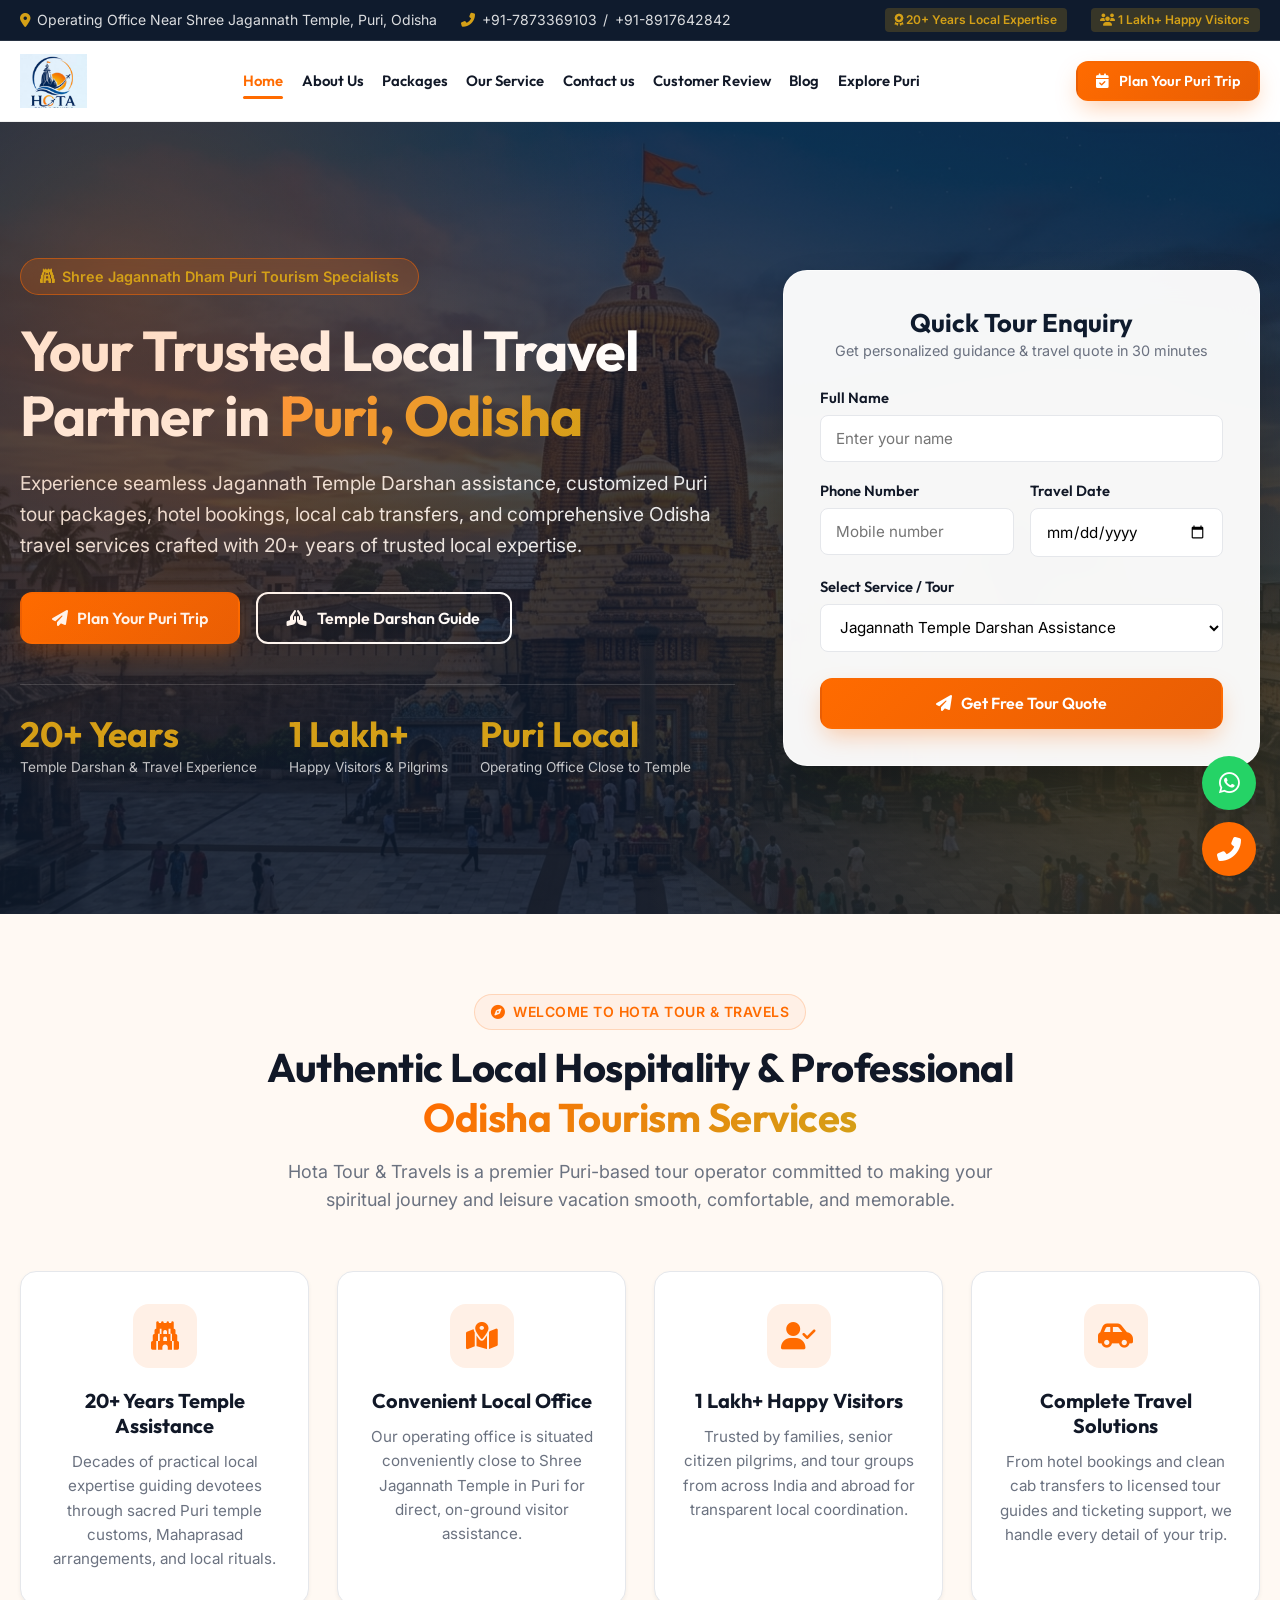
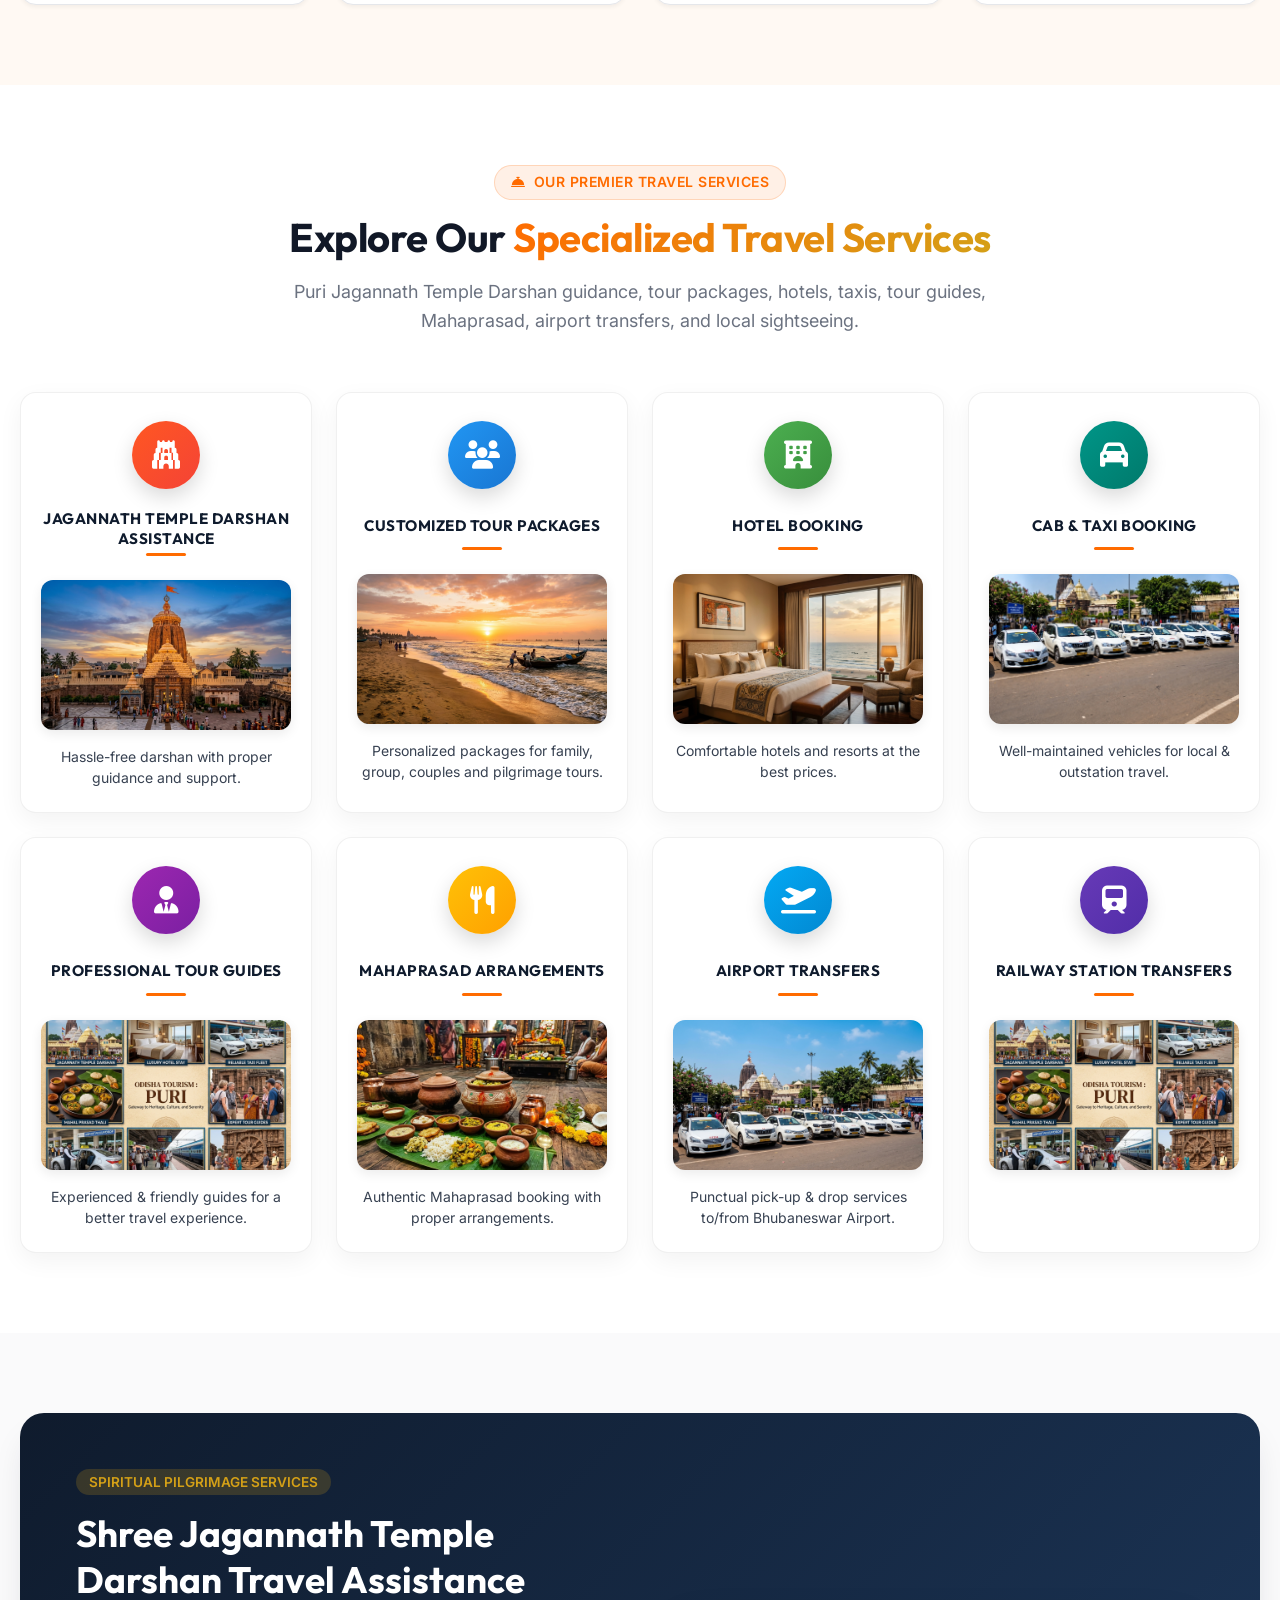
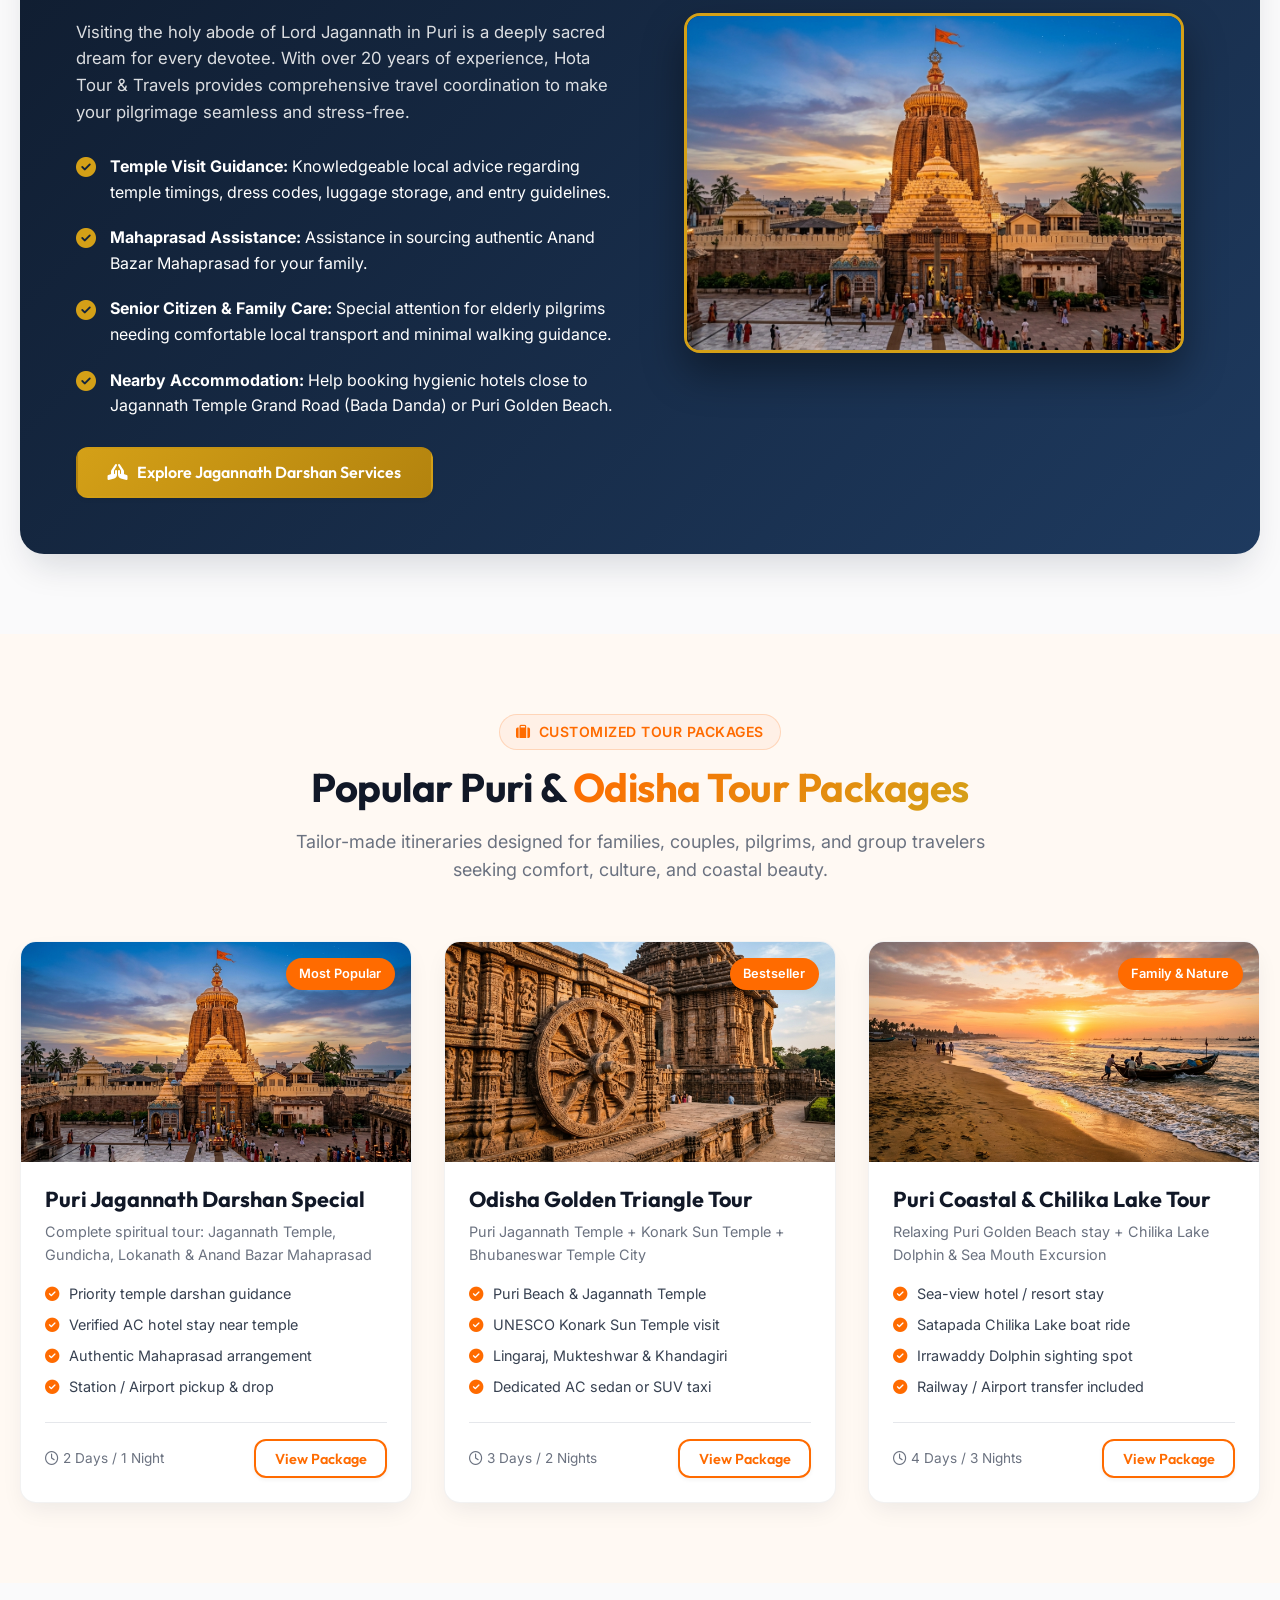
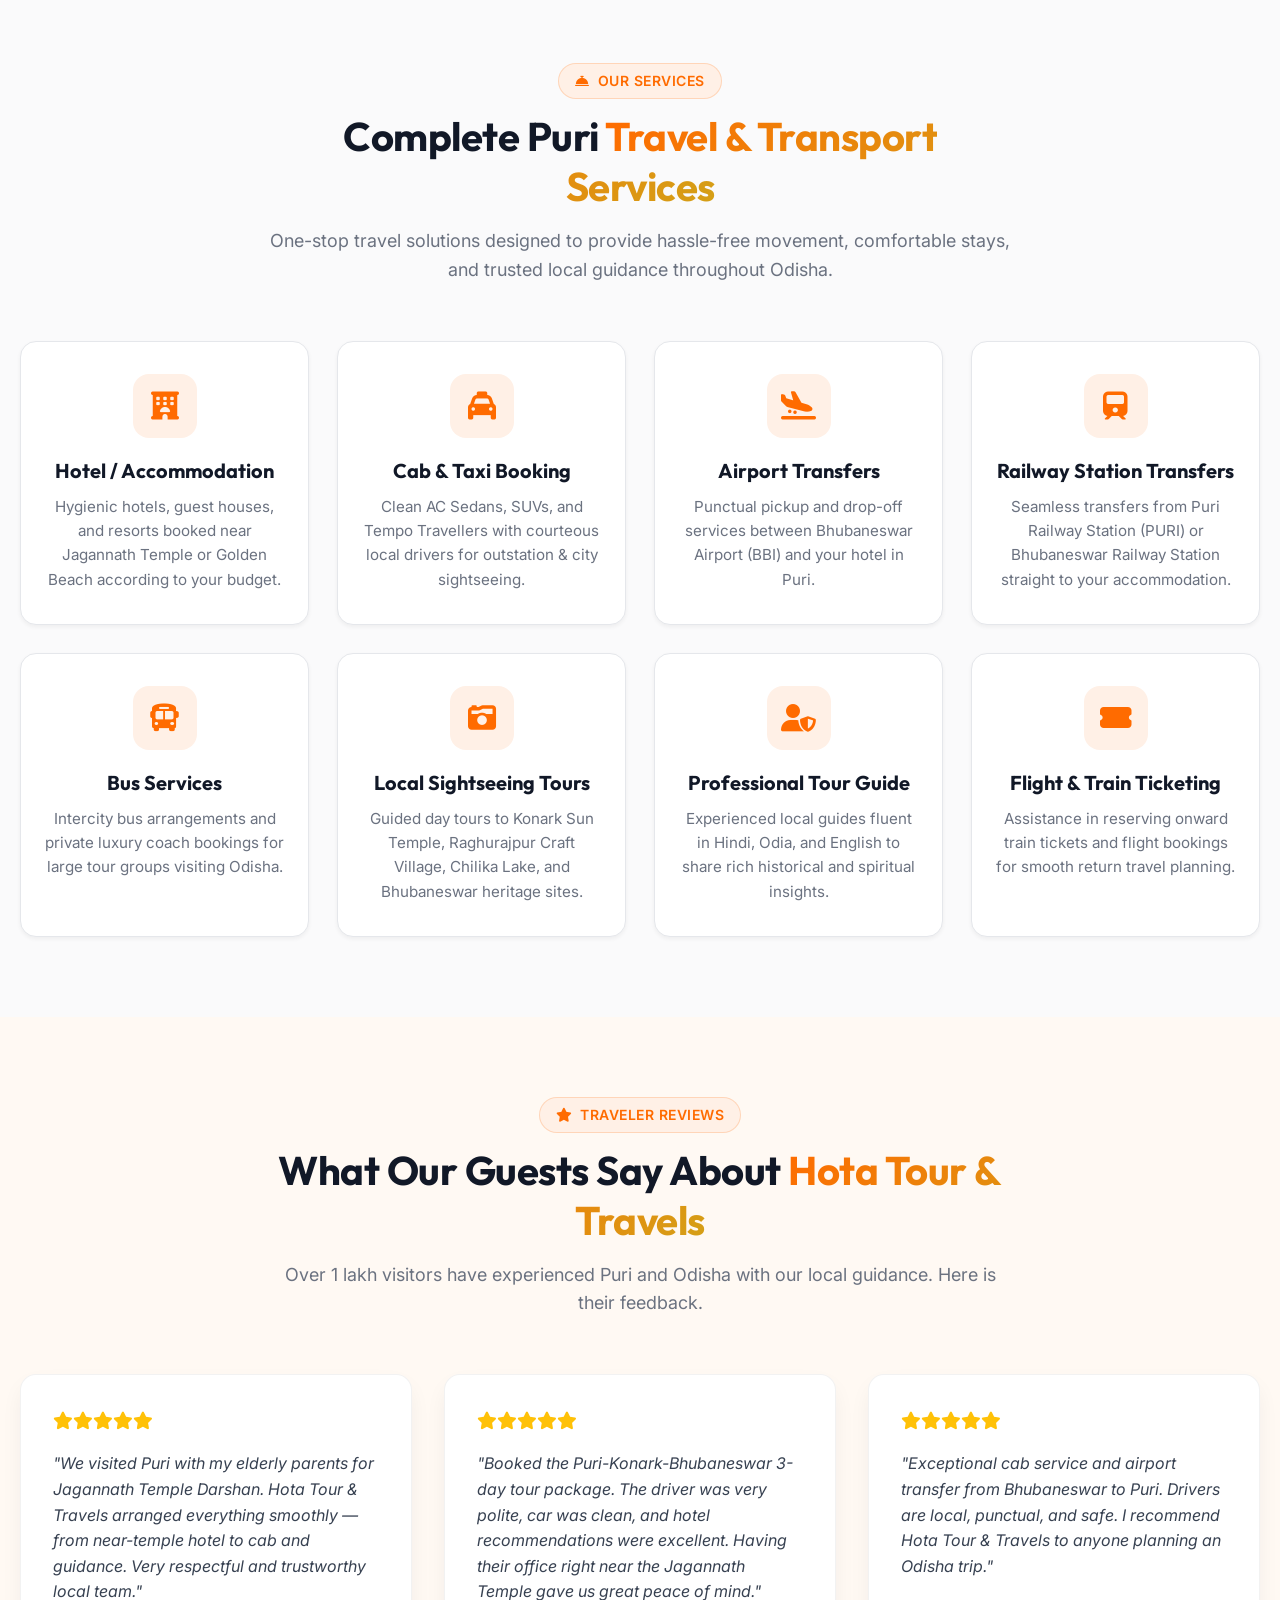
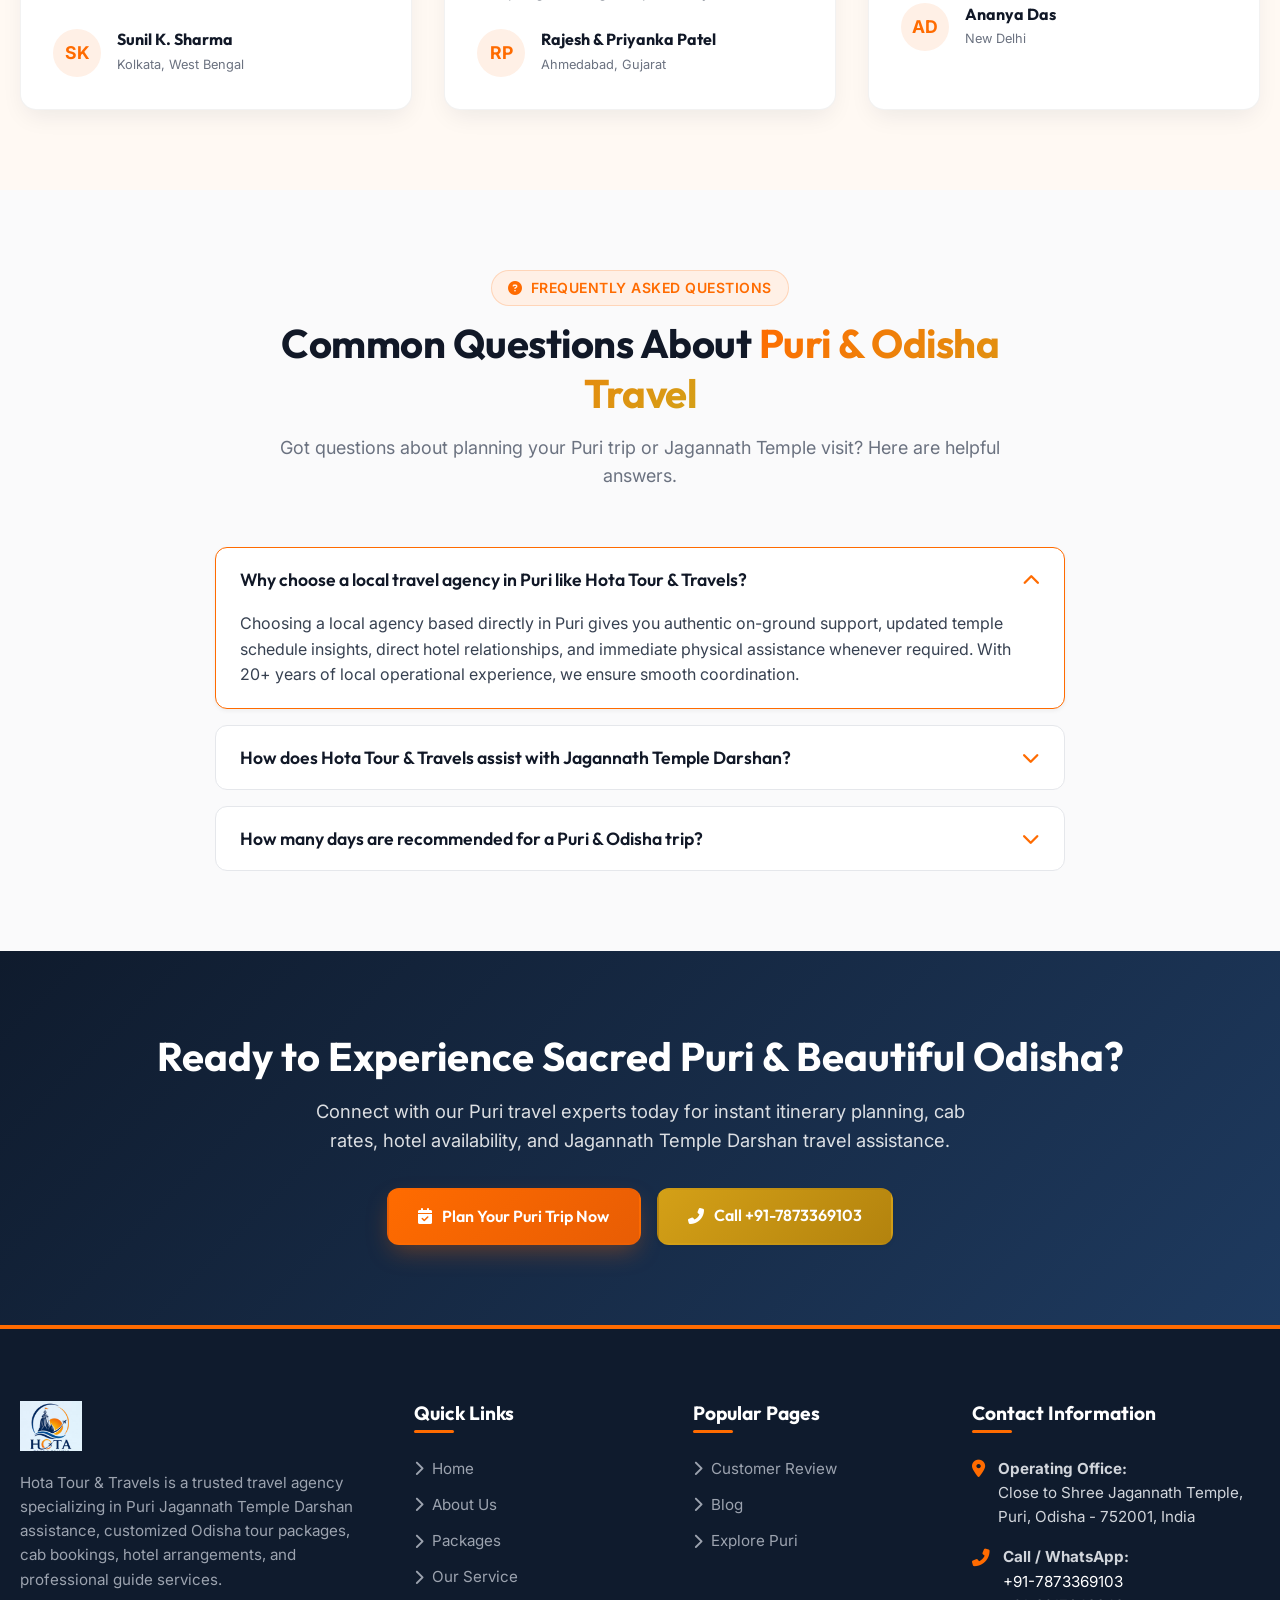
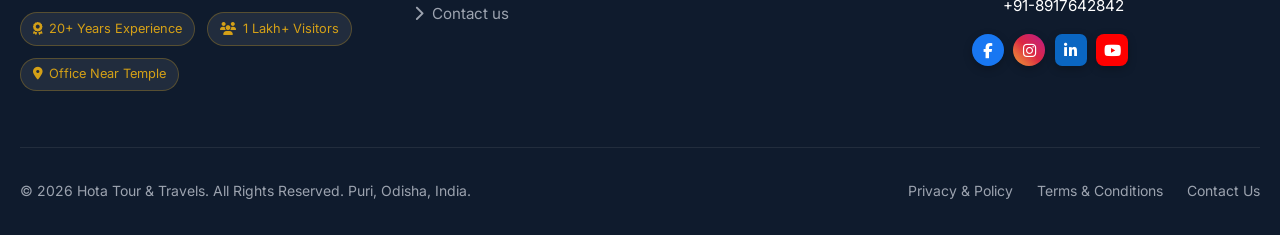
<file: index.html>
<!DOCTYPE html>
<html lang="en">
<head>
  <meta charset="UTF-8">
  <meta name="viewport" content="width=device-width, initial-scale=1.0">
  <title>Hota Tour & Travels | Trusted Puri Travel Agency & Jagannath Temple Darshan Assistance</title>
  <meta name="description" content="Hota Tour & Travels is a trusted Puri-based travel agency offering customized Puri tour packages, Jagannath Temple Darshan assistance, Odisha travel packages, cab bookings & hotel arrangements with 20+ years of local expertise.">
  <meta name="keywords" content="Puri tour packages, Jagannath Temple Darshan assistance, Puri travel agency, Odisha tour packages, Puri cab booking, Puri tour operator">
  <link rel="canonical" href="https://hotatourtravels.com/">

  <!-- FontAwesome & Fonts -->
  <link rel="stylesheet" href="https://cdnjs.cloudflare.com/ajax/libs/font-awesome/6.4.0/css/all.min.css">
  <link rel="stylesheet" href="css/style.css">
  <link rel="stylesheet" href="css/home.css">

  <!-- Schema.org JSON-LD -->
  <script type="application/ld+json">
  {
    "@context": "https://schema.org",
    "@type": "TravelAgency",
    "name": "Hota Tour & Travels",
    "image": "https://hotatourtravels.com/images/logo.png",
    "@id": "https://hotatourtravels.com/#organization",
    "url": "https://hotatourtravels.com",
    "telephone": "+91-7873369103",
    "address": {
      "@type": "PostalAddress",
      "streetAddress": "Near Shree Jagannath Temple",
      "addressLocality": "Puri",
      "addressRegion": "Odisha",
      "postalCode": "752001",
      "addressCountry": "IN"
    }
  }
  </script>
</head>
<body>

  <!-- Top Bar Header -->
  <div class="topbar">
    <div class="container topbar-content">
      <div class="topbar-info">
        <div class="topbar-info-item">
          <i class="fas fa-map-marker-alt"></i>
          <span>Operating Office Near Shree Jagannath Temple, Puri, Odisha</span>
        </div>
        <div class="topbar-info-item">
          <i class="fas fa-phone-alt"></i>
          <a href="tel:+917873369103">+91-7873369103</a> / <a href="tel:+918917642842">+91-8917642842</a>
        </div>
      </div>
      <div class="topbar-info">
        <span class="topbar-badge"><i class="fas fa-award"></i> 20+ Years Local Expertise</span>
        <span class="topbar-badge"><i class="fas fa-users"></i> 1 Lakh+ Happy Visitors</span>
      </div>
    </div>
  </div>

  <!-- Main Navigation Header — Image 1 Exact Menu Layout -->
  <header class="header">
    <div class="container navbar">
      <a href="index.html" class="logo" style="display: flex; align-items: center; gap: 0.5rem;">
        <img src="images/logo.png" alt="Hota Tour & Travels Logo" style="height: 54px; width: auto; object-fit: contain;">
      </a>

      <!-- EXACT MENU LIKE IMAGE 1 -->
      <nav class="nav-links" id="navLinks">
        <a href="index.html" class="nav-link active">Home</a>
        <a href="about.html" class="nav-link">About Us</a>
        <a href="puri-packages.html" class="nav-link">Packages</a>
        <a href="services.html" class="nav-link">Our Service</a>
        <a href="contact.html" class="nav-link">Contact us</a>
        <a href="reviews.html" class="nav-link">Customer Review</a>
        <a href="blog.html" class="nav-link">Blog</a>
        <a href="explore-puri.html" class="nav-link">Explore Puri</a>
      </nav>

      <div class="nav-cta">
        <button type="button" onclick="openPlanTripModal(event)" class="btn btn-primary btn-sm btn-plan-trip"><i class="fas fa-calendar-check"></i> Plan Your Puri Trip</button>
        <button class="hamburger" id="hamburgerToggle" aria-label="Toggle Navigation">
          <i class="fas fa-bars"></i>
        </button>
      </div>
    </div>
  </header>

  <!-- Hero Section -->
  <section class="hero">
    <div class="hero-overlay-shapes"></div>
    <div class="container">
      <div class="hero-grid">
        <div class="hero-text-content">
          <div class="hero-badge">
            <i class="fas fa-gopuram"></i> Shree Jagannath Dham Puri Tourism Specialists
          </div>
          <h1 class="hero-title">Your Trusted Local Travel Partner in <span>Puri, Odisha</span></h1>
          <p class="hero-subtitle">Experience seamless Jagannath Temple Darshan assistance, customized Puri tour packages, hotel bookings, local cab transfers, and comprehensive Odisha travel services crafted with 20+ years of trusted local expertise.</p>
          
          <div style="display: flex; gap: 1rem; flex-wrap: wrap;">
            <button type="button" onclick="openPlanTripModal(event)" class="btn btn-primary btn-plan-trip"><i class="fas fa-paper-plane"></i> Plan Your Puri Trip</button>
            <button type="button" onclick="openPlanTripModal(event)" class="btn btn-outline btn-plan-trip" style="color: #FFF; border-color: #FFF;"><i class="fas fa-hands-praying"></i> Temple Darshan Guide</button>
          </div>

          <div class="hero-stats">
            <div class="hero-stat-item">
              <h3>20+ Years</h3>
              <p>Temple Darshan & Travel Experience</p>
            </div>
            <div class="hero-stat-item">
              <h3>1 Lakh+</h3>
              <p>Happy Visitors & Pilgrims</p>
            </div>
            <div class="hero-stat-item">
              <h3>Puri Local</h3>
              <p>Operating Office Close to Temple</p>
            </div>
          </div>
        </div>

        <div class="hero-card">
          <div class="hero-card-header">
            <h3>Quick Tour Enquiry</h3>
            <p>Get personalized guidance & travel quote in 30 minutes</p>
          </div>
          <form action="#" method="POST">
            <div class="form-group">
              <label class="form-label">Full Name</label>
              <input type="text" name="name" class="form-control" placeholder="Enter your name" required>
            </div>
            <div class="form-row">
              <div class="form-group">
                <label class="form-label">Phone Number</label>
                <input type="tel" name="phone" class="form-control" placeholder="Mobile number" required>
              </div>
              <div class="form-group">
                <label class="form-label">Travel Date</label>
                <input type="date" name="travel_date" class="form-control">
              </div>
            </div>
            <div class="form-group">
              <label class="form-label">Select Service / Tour</label>
              <select name="service" class="form-control">
                <option value="Jagannath Temple Darshan Assistance">Jagannath Temple Darshan Assistance</option>
                <option value="Customized Tour Packages">Customized Tour Packages</option>
                <option value="Hotel Booking">Hotel Booking</option>
                <option value="Cab & Taxi Booking">Cab & Taxi Booking</option>
                <option value="Professional Tour Guides">Professional Tour Guides</option>
                <option value="Mahaprasad Arrangements">Mahaprasad Arrangements</option>
                <option value="Airport Transfers">Airport Transfers</option>
                <option value="Railway Station Transfers">Railway Station Transfers</option>
                <option value="Local Sightseeing">Local Sightseeing</option>
              </select>
            </div>
            <button type="submit" class="btn btn-primary" style="width: 100%; margin-top: 0.5rem;">
              <i class="fas fa-paper-plane"></i> Get Free Tour Quote
            </button>
          </form>
        </div>
      </div>
    </div>
  </section>

  <!-- Introduction & positioning -->
  <section class="section-padding bg-cream">
    <div class="container">
      <div class="section-header">
        <span class="section-tag"><i class="fas fa-compass"></i> Welcome to Hota Tour & Travels</span>
        <h2 class="section-title">Authentic Local Hospitality & Professional <span>Odisha Tourism Services</span></h2>
        <p class="section-desc">Hota Tour & Travels is a premier Puri-based tour operator committed to making your spiritual journey and leisure vacation smooth, comfortable, and memorable.</p>
      </div>

      <div class="feature-grid">
        <div class="feature-card">
          <div class="feature-icon"><i class="fas fa-gopuram"></i></div>
          <h3 class="feature-title">20+ Years Temple Assistance</h3>
          <p class="feature-desc">Decades of practical local expertise guiding devotees through sacred Puri temple customs, Mahaprasad arrangements, and local rituals.</p>
        </div>
        <div class="feature-card">
          <div class="feature-icon"><i class="fas fa-map-marked-alt"></i></div>
          <h3 class="feature-title">Convenient Local Office</h3>
          <p class="feature-desc">Our operating office is situated conveniently close to Shree Jagannath Temple in Puri for direct, on-ground visitor assistance.</p>
        </div>
        <div class="feature-card">
          <div class="feature-icon"><i class="fas fa-user-check"></i></div>
          <h3 class="feature-title">1 Lakh+ Happy Visitors</h3>
          <p class="feature-desc">Trusted by families, senior citizen pilgrims, and tour groups from across India and abroad for transparent local coordination.</p>
        </div>
        <div class="feature-card">
          <div class="feature-icon"><i class="fas fa-car-side"></i></div>
          <h3 class="feature-title">Complete Travel Solutions</h3>
          <p class="feature-desc">From hotel bookings and clean cab transfers to licensed tour guides and ticketing support, we handle every detail of your trip.</p>
        </div>
      </div>
    </div>
  </section>

  <!-- 9 Core Travel Services Grid (Image 2 Replica with Photos & Hover Effects) -->
  <section class="section-padding" style="background: #FFFFFF;">
    <div class="container">
      <div class="section-header">
        <span class="section-tag"><i class="fas fa-concierge-bell"></i> Our Premier Travel Services</span>
        <h2 class="section-title">Explore Our <span>Specialized Travel Services</span></h2>
        <p class="section-desc">Puri Jagannath Temple Darshan guidance, tour packages, hotels, taxis, tour guides, Mahaprasad, airport transfers, and local sightseeing.</p>
      </div>

      <div class="services-pdf-grid">
        <!-- 1. Jagannath Temple Darshan Assistance -->
        <div class="pdf-service-card hover-effect">
          <div class="pdf-icon-circle icon-orange">
            <i class="fas fa-gopuram"></i>
          </div>
          <h3 class="pdf-service-title">JAGANNATH TEMPLE DARSHAN ASSISTANCE</h3>
          <div class="pdf-photo-wrapper">
            <img src="images/service_darshan.jpg" alt="Jagannath Temple Darshan Assistance">
          </div>
          <p class="pdf-service-desc">Hassle-free darshan with proper guidance and support.</p>
        </div>

        <!-- 2. Customized Tour Packages -->
        <div class="pdf-service-card hover-effect">
          <div class="pdf-icon-circle icon-blue">
            <i class="fas fa-users"></i>
          </div>
          <h3 class="pdf-service-title">CUSTOMIZED TOUR PACKAGES</h3>
          <div class="pdf-photo-wrapper">
            <img src="images/service_tour.jpg" alt="Customized Tour Packages">
          </div>
          <p class="pdf-service-desc">Personalized packages for family, group, couples and pilgrimage tours.</p>
        </div>

        <!-- 3. Hotel Booking -->
        <div class="pdf-service-card hover-effect">
          <div class="pdf-icon-circle icon-green">
            <i class="fas fa-hotel"></i>
          </div>
          <h3 class="pdf-service-title">HOTEL BOOKING</h3>
          <div class="pdf-photo-wrapper">
            <img src="images/service_hotel.jpg" alt="Hotel Booking">
          </div>
          <p class="pdf-service-desc">Comfortable hotels and resorts at the best prices.</p>
        </div>

        <!-- 4. Cab & Taxi Booking -->
        <div class="pdf-service-card hover-effect">
          <div class="pdf-icon-circle icon-teal">
            <i class="fas fa-car"></i>
          </div>
          <h3 class="pdf-service-title">CAB & TAXI BOOKING</h3>
          <div class="pdf-photo-wrapper">
            <img src="images/service_cab.jpg" alt="Cab & Taxi Booking">
          </div>
          <p class="pdf-service-desc">Well-maintained vehicles for local & outstation travel.</p>
        </div>

        <!-- 5. Professional Tour Guides -->
        <div class="pdf-service-card hover-effect">
          <div class="pdf-icon-circle icon-purple">
            <i class="fas fa-user-tie"></i>
          </div>
          <h3 class="pdf-service-title">PROFESSIONAL TOUR GUIDES</h3>
          <div class="pdf-photo-wrapper">
            <img src="images/service_guide.jpg" alt="Professional Tour Guides">
          </div>
          <p class="pdf-service-desc">Experienced & friendly guides for a better travel experience.</p>
        </div>

        <!-- 6. Mahaprasad Arrangements -->
        <div class="pdf-service-card hover-effect">
          <div class="pdf-icon-circle icon-gold">
            <i class="fas fa-utensils"></i>
          </div>
          <h3 class="pdf-service-title">MAHAPRASAD ARRANGEMENTS</h3>
          <div class="pdf-photo-wrapper">
            <img src="images/service_mahaprasad.jpg" alt="Mahaprasad Arrangements">
          </div>
          <p class="pdf-service-desc">Authentic Mahaprasad booking with proper arrangements.</p>
        </div>

        <!-- 7. Airport Transfers -->
        <div class="pdf-service-card hover-effect">
          <div class="pdf-icon-circle icon-lightblue">
            <i class="fas fa-plane-departure"></i>
          </div>
          <h3 class="pdf-service-title">AIRPORT TRANSFERS</h3>
          <div class="pdf-photo-wrapper">
            <img src="images/service_airport.jpg" alt="Airport Transfers">
          </div>
          <p class="pdf-service-desc">Punctual pick-up & drop services to/from Bhubaneswar Airport.</p>
        </div>

        <!-- 8. Railway Station Transfers -->
        <div class="pdf-service-card hover-effect">
          <div class="pdf-icon-circle icon-violet">
            <i class="fas fa-train"></i>
          </div>
          <h3 class="pdf-service-title">RAILWAY STATION TRANSFERS</h3>
          <div class="pdf-photo-wrapper">
            <img src="images/service_railway.jpg" alt="Railway Station Transfers">
          </div>
        </div>
      </div>
    </div>
  </section>

  <!-- Jagannath Temple Darshan Spotlight -->
  <section class="section-padding">
    <div class="container">
      <div class="darshan-spotlight">
        <div class="darshan-grid">
          <div>
            <span style="background: rgba(212, 160, 23, 0.2); color: var(--temple-gold); padding: 0.3rem 0.8rem; border-radius: 50px; font-size: 0.85rem; font-weight: 600;">SPIRITUAL PILGRIMAGE SERVICES</span>
            <h2 style="font-size: 2.3rem; color: #FFF; margin: 1rem 0;">Shree Jagannath Temple Darshan Travel Assistance</h2>
            <p style="color: rgba(255,255,255,0.85); font-size: 1.05rem; line-height: 1.6;">Visiting the holy abode of Lord Jagannath in Puri is a deeply sacred dream for every devotee. With over 20 years of experience, Hota Tour & Travels provides comprehensive travel coordination to make your pilgrimage seamless and stress-free.</p>
            
            <div class="darshan-list">
              <div class="darshan-list-item">
                <i class="fas fa-check-circle"></i>
                <div><strong>Temple Visit Guidance:</strong> Knowledgeable local advice regarding temple timings, dress codes, luggage storage, and entry guidelines.</div>
              </div>
              <div class="darshan-list-item">
                <i class="fas fa-check-circle"></i>
                <div><strong>Mahaprasad Assistance:</strong> Assistance in sourcing authentic Anand Bazar Mahaprasad for your family.</div>
              </div>
              <div class="darshan-list-item">
                <i class="fas fa-check-circle"></i>
                <div><strong>Senior Citizen & Family Care:</strong> Special attention for elderly pilgrims needing comfortable local transport and minimal walking guidance.</div>
              </div>
              <div class="darshan-list-item">
                <i class="fas fa-check-circle"></i>
                <div><strong>Nearby Accommodation:</strong> Help booking hygienic hotels close to Jagannath Temple Grand Road (Bada Danda) or Puri Golden Beach.</div>
              </div>
            </div>

            <button type="button" onclick="openPlanTripModal(event)" class="btn btn-gold btn-plan-trip"><i class="fas fa-hands-praying"></i> Explore Jagannath Darshan Services</button>
          </div>
          <div class="darshan-img-wrapper">
            <img src="images/puri_temple.jpg" alt="Shree Jagannath Temple Puri Odisha">
          </div>
        </div>
      </div>
    </div>
  </section>

  <!-- Popular Puri & Odisha Packages -->
  <section class="section-padding bg-cream">
    <div class="container">
      <div class="section-header">
        <span class="section-tag"><i class="fas fa-suitcase"></i> Customized Tour Packages</span>
        <h2 class="section-title">Popular Puri & <span>Odisha Tour Packages</span></h2>
        <p class="section-desc">Tailor-made itineraries designed for families, couples, pilgrims, and group travelers seeking comfort, culture, and coastal beauty.</p>
      </div>

      <div class="packages-grid">
        <!-- Package 1 -->
        <div class="card package-card">
          <div class="package-image">
            <img src="images/puri_temple.jpg" alt="Puri Jagannath Darshan Special Tour">
            <span class="package-badge">Most Popular</span>
          </div>
          <div class="package-content">
            <h3 class="package-title">Puri Jagannath Darshan Special</h3>
            <p class="package-subtitle">Complete spiritual tour: Jagannath Temple, Gundicha, Lokanath & Anand Bazar Mahaprasad</p>
            <ul class="package-features">
              <li><i class="fas fa-check-circle"></i> Priority temple darshan guidance</li>
              <li><i class="fas fa-check-circle"></i> Verified AC hotel stay near temple</li>
              <li><i class="fas fa-check-circle"></i> Authentic Mahaprasad arrangement</li>
              <li><i class="fas fa-check-circle"></i> Station / Airport pickup & drop</li>
            </ul>
            <div class="package-footer">
              <span style="font-size: 0.85rem; color: var(--text-muted);"><i class="far fa-clock"></i> 2 Days / 1 Night</span>
              <button type="button" onclick="openPlanTripModal(event)" class="btn btn-outline btn-sm btn-plan-trip">View Package</button>
            </div>
          </div>
        </div>

        <!-- Package 2 -->
        <div class="card package-card">
          <div class="package-image">
            <img src="images/konark_temple.jpg" alt="Odisha Golden Triangle Tour Puri Konark Bhubaneswar">
            <span class="package-badge">Bestseller</span>
          </div>
          <div class="package-content">
            <h3 class="package-title">Odisha Golden Triangle Tour</h3>
            <p class="package-subtitle">Puri Jagannath Temple + Konark Sun Temple + Bhubaneswar Temple City</p>
            <ul class="package-features">
              <li><i class="fas fa-check-circle"></i> Puri Beach & Jagannath Temple</li>
              <li><i class="fas fa-check-circle"></i> UNESCO Konark Sun Temple visit</li>
              <li><i class="fas fa-check-circle"></i> Lingaraj, Mukteshwar & Khandagiri</li>
              <li><i class="fas fa-check-circle"></i> Dedicated AC sedan or SUV taxi</li>
            </ul>
            <div class="package-footer">
              <span style="font-size: 0.85rem; color: var(--text-muted);"><i class="far fa-clock"></i> 3 Days / 2 Nights</span>
              <button type="button" onclick="openPlanTripModal(event)" class="btn btn-outline btn-sm btn-plan-trip">View Package</button>
            </div>
          </div>
        </div>

        <!-- Package 3 -->
        <div class="card package-card">
          <div class="package-image">
            <img src="images/puri_beach.jpg" alt="Puri Beach & Chilika Lake Family Tour">
            <span class="package-badge">Family & Nature</span>
          </div>
          <div class="package-content">
            <h3 class="package-title">Puri Coastal & Chilika Lake Tour</h3>
            <p class="package-subtitle">Relaxing Puri Golden Beach stay + Chilika Lake Dolphin & Sea Mouth Excursion</p>
            <ul class="package-features">
              <li><i class="fas fa-check-circle"></i> Sea-view hotel / resort stay</li>
              <li><i class="fas fa-check-circle"></i> Satapada Chilika Lake boat ride</li>
              <li><i class="fas fa-check-circle"></i> Irrawaddy Dolphin sighting spot</li>
              <li><i class="fas fa-check-circle"></i> Railway / Airport transfer included</li>
            </ul>
            <div class="package-footer">
              <span style="font-size: 0.85rem; color: var(--text-muted);"><i class="far fa-clock"></i> 4 Days / 3 Nights</span>
              <button type="button" onclick="openPlanTripModal(event)" class="btn btn-outline btn-sm btn-plan-trip">View Package</button>
            </div>
          </div>
        </div>
      </div>
    </div>
  </section>

  <!-- Complete Travel Services Overview -->
  <section class="section-padding">
    <div class="container">
      <div class="section-header">
        <span class="section-tag"><i class="fas fa-concierge-bell"></i> Our Services</span>
        <h2 class="section-title">Complete Puri <span>Travel & Transport Services</span></h2>
        <p class="section-desc">One-stop travel solutions designed to provide hassle-free movement, comfortable stays, and trusted local guidance throughout Odisha.</p>
      </div>

      <div class="feature-grid">
        <div class="feature-card">
          <div class="feature-icon"><i class="fas fa-hotel"></i></div>
          <h3 class="feature-title">Hotel / Accommodation</h3>
          <p class="feature-desc">Hygienic hotels, guest houses, and resorts booked near Jagannath Temple or Golden Beach according to your budget.</p>
        </div>
        <div class="feature-card">
          <div class="feature-icon"><i class="fas fa-taxi"></i></div>
          <h3 class="feature-title">Cab & Taxi Booking</h3>
          <p class="feature-desc">Clean AC Sedans, SUVs, and Tempo Travellers with courteous local drivers for outstation & city sightseeing.</p>
        </div>
        <div class="feature-card">
          <div class="feature-icon"><i class="fas fa-plane-arrival"></i></div>
          <h3 class="feature-title">Airport Transfers</h3>
          <p class="feature-desc">Punctual pickup and drop-off services between Bhubaneswar Airport (BBI) and your hotel in Puri.</p>
        </div>
        <div class="feature-card">
          <div class="feature-icon"><i class="fas fa-train"></i></div>
          <h3 class="feature-title">Railway Station Transfers</h3>
          <p class="feature-desc">Seamless transfers from Puri Railway Station (PURI) or Bhubaneswar Railway Station straight to your accommodation.</p>
        </div>
        <div class="feature-card">
          <div class="feature-icon"><i class="fas fa-bus"></i></div>
          <h3 class="feature-title">Bus Services</h3>
          <p class="feature-desc">Intercity bus arrangements and private luxury coach bookings for large tour groups visiting Odisha.</p>
        </div>
        <div class="feature-card">
          <div class="feature-icon"><i class="fas fa-camera-retro"></i></div>
          <h3 class="feature-title">Local Sightseeing Tours</h3>
          <p class="feature-desc">Guided day tours to Konark Sun Temple, Raghurajpur Craft Village, Chilika Lake, and Bhubaneswar heritage sites.</p>
        </div>
        <div class="feature-card">
          <div class="feature-icon"><i class="fas fa-user-shield"></i></div>
          <h3 class="feature-title">Professional Tour Guide</h3>
          <p class="feature-desc">Experienced local guides fluent in Hindi, Odia, and English to share rich historical and spiritual insights.</p>
        </div>
        <div class="feature-card">
          <div class="feature-icon"><i class="fas fa-ticket-alt"></i></div>
          <h3 class="feature-title">Flight & Train Ticketing</h3>
          <p class="feature-desc">Assistance in reserving onward train tickets and flight bookings for smooth return travel planning.</p>
        </div>
      </div>
    </div>
  </section>

  <!-- Customer Reviews -->
  <section class="section-padding bg-cream">
    <div class="container">
      <div class="section-header">
        <span class="section-tag"><i class="fas fa-star"></i> Traveler Reviews</span>
        <h2 class="section-title">What Our Guests Say About <span>Hota Tour & Travels</span></h2>
        <p class="section-desc">Over 1 lakh visitors have experienced Puri and Odisha with our local guidance. Here is their feedback.</p>
      </div>

      <div class="reviews-grid">
        <div class="review-card">
          <div class="review-stars">
            <i class="fas fa-star"></i><i class="fas fa-star"></i><i class="fas fa-star"></i><i class="fas fa-star"></i><i class="fas fa-star"></i>
          </div>
          <p class="review-text">"We visited Puri with my elderly parents for Jagannath Temple Darshan. Hota Tour & Travels arranged everything smoothly — from near-temple hotel to cab and guidance. Very respectful and trustworthy local team."</p>
          <div class="review-author">
            <div class="author-avatar">SK</div>
            <div class="author-info">
              <h5>Sunil K. Sharma</h5>
              <span>Kolkata, West Bengal</span>
            </div>
          </div>
        </div>

        <div class="review-card">
          <div class="review-stars">
            <i class="fas fa-star"></i><i class="fas fa-star"></i><i class="fas fa-star"></i><i class="fas fa-star"></i><i class="fas fa-star"></i>
          </div>
          <p class="review-text">"Booked the Puri-Konark-Bhubaneswar 3-day tour package. The driver was very polite, car was clean, and hotel recommendations were excellent. Having their office right near the Jagannath Temple gave us great peace of mind."</p>
          <div class="review-author">
            <div class="author-avatar">RP</div>
            <div class="author-info">
              <h5>Rajesh & Priyanka Patel</h5>
              <span>Ahmedabad, Gujarat</span>
            </div>
          </div>
        </div>

        <div class="review-card">
          <div class="review-stars">
            <i class="fas fa-star"></i><i class="fas fa-star"></i><i class="fas fa-star"></i><i class="fas fa-star"></i><i class="fas fa-star"></i>
          </div>
          <p class="review-text">"Exceptional cab service and airport transfer from Bhubaneswar to Puri. Drivers are local, punctual, and safe. I recommend Hota Tour & Travels to anyone planning an Odisha trip."</p>
          <div class="review-author">
            <div class="author-avatar">AD</div>
            <div class="author-info">
              <h5>Ananya Das</h5>
              <span>New Delhi</span>
            </div>
          </div>
        </div>
      </div>
    </div>
  </section>

  <!-- FAQ Section -->
  <section class="section-padding">
    <div class="container">
      <div class="section-header">
        <span class="section-tag"><i class="fas fa-question-circle"></i> Frequently Asked Questions</span>
        <h2 class="section-title">Common Questions About <span>Puri & Odisha Travel</span></h2>
        <p class="section-desc">Got questions about planning your Puri trip or Jagannath Temple visit? Here are helpful answers.</p>
      </div>

      <div class="faq-accordion">
        <div class="faq-item active">
          <button class="faq-question">
            <span>Why choose a local travel agency in Puri like Hota Tour & Travels?</span>
            <i class="fas fa-chevron-down"></i>
          </button>
          <div class="faq-answer">
            <p>Choosing a local agency based directly in Puri gives you authentic on-ground support, updated temple schedule insights, direct hotel relationships, and immediate physical assistance whenever required. With 20+ years of local operational experience, we ensure smooth coordination.</p>
          </div>
        </div>

        <div class="faq-item">
          <button class="faq-question">
            <span>How does Hota Tour & Travels assist with Jagannath Temple Darshan?</span>
            <i class="fas fa-chevron-down"></i>
          </button>
          <div class="faq-answer">
            <p>We provide comprehensive travel guidance including advice on temple timings, dress codes, shoe/phone deposit rules, Mahaprasad arrangements at Anand Bazar, and comfortable local transport to minimize walking for senior citizens.</p>
          </div>
        </div>

        <div class="faq-item">
          <button class="faq-question">
            <span>How many days are recommended for a Puri & Odisha trip?</span>
            <i class="fas fa-chevron-down"></i>
          </button>
          <div class="faq-answer">
            <p>A 2 to 3-day itinerary is ideal for visiting Puri Jagannath Temple, Puri Golden Beach, and Konark Sun Temple. If you wish to cover Bhubaneswar temples and Chilika Lake, a 4 to 5-day tour package is highly recommended.</p>
          </div>
        </div>
      </div>
    </div>
  </section>

  <!-- Final CTA Banner -->
  <section class="section-padding bg-navy text-center" style="position: relative; background: linear-gradient(135deg, var(--deep-navy), var(--sacred-blue));">
    <div class="container">
      <h2 style="font-size: 2.5rem; margin-bottom: 1rem; color: #FFF;">Ready to Experience Sacred Puri & Beautiful Odisha?</h2>
      <p style="font-size: 1.15rem; color: rgba(255,255,255,0.85); max-width: 700px; margin: 0 auto 2rem auto;">Connect with our Puri travel experts today for instant itinerary planning, cab rates, hotel availability, and Jagannath Temple Darshan travel assistance.</p>
      <div style="display: flex; gap: 1rem; justify-content: center; flex-wrap: wrap;">
        <button type="button" onclick="openPlanTripModal(event)" class="btn btn-primary btn-plan-trip"><i class="fas fa-calendar-check"></i> Plan Your Puri Trip Now</button>
        <a href="tel:+917873369103" class="btn btn-gold"><i class="fas fa-phone-alt"></i> Call +91-7873369103</a>
      </div>
    </div>
  </section>

  <!-- Global Footer -->
  <footer class="footer">
    <div class="container">
      <div class="footer-grid">
        <div class="footer-brand">
          <a href="index.html" class="logo" style="margin-bottom: 1rem; display: flex; align-items: center;">
            <img src="images/logo.png" alt="Hota Tour & Travels Logo" style="height: 50px; width: auto;">
          </a>
          <p class="footer-about">Hota Tour & Travels is a trusted travel agency specializing in Puri Jagannath Temple Darshan assistance, customized Odisha tour packages, cab bookings, hotel arrangements, and professional guide services.</p>
          <div class="footer-proof-pills">
            <span class="proof-pill"><i class="fas fa-award"></i> 20+ Years Experience</span>
            <span class="proof-pill"><i class="fas fa-users"></i> 1 Lakh+ Visitors</span>
            <span class="proof-pill"><i class="fas fa-map-marker-alt"></i> Office Near Temple</span>
          </div>
        </div>

        <div>
          <h4 class="footer-title">Quick Links</h4>
          <ul class="footer-links">
            <li><a href="index.html" class="footer-link"><i class="fas fa-chevron-right"></i> Home</a></li>
            <li><a href="about.html" class="footer-link"><i class="fas fa-chevron-right"></i> About Us</a></li>
            <li><a href="puri-packages.html" class="footer-link"><i class="fas fa-chevron-right"></i> Packages</a></li>
            <li><a href="services.html" class="footer-link"><i class="fas fa-chevron-right"></i> Our Service</a></li>
            <li><a href="contact.html" class="footer-link"><i class="fas fa-chevron-right"></i> Contact us</a></li>
          </ul>
        </div>

        <div>
          <h4 class="footer-title">Popular Pages</h4>
          <ul class="footer-links">
            <li><a href="reviews.html" class="footer-link"><i class="fas fa-chevron-right"></i> Customer Review</a></li>
            <li><a href="blog.html" class="footer-link"><i class="fas fa-chevron-right"></i> Blog</a></li>
            <li><a href="explore-puri.html" class="footer-link"><i class="fas fa-chevron-right"></i> Explore Puri</a></li>
          </ul>
        </div>

        <div>
          <h4 class="footer-title">Contact Information</h4>
          <div class="footer-contact-item">
            <i class="fas fa-map-marker-alt"></i>
            <div>
              <strong>Operating Office:</strong><br>
              Close to Shree Jagannath Temple,<br>
              Puri, Odisha - 752001, India
            </div>
          </div>
          <div class="footer-contact-item">
            <i class="fas fa-phone-alt"></i>
            <div>
              <strong>Call / WhatsApp:</strong><br>
              <a href="tel:+917873369103" style="color: #FFF;">+91-7873369103</a><br>
              <a href="tel:+918917642842" style="color: #FFF;">+91-8917642842</a>
            </div>
          </div>
          <div style="display: flex; gap: 0.6rem; margin-top: 0.85rem;">
            <a href="https://facebook.com" target="_blank" aria-label="Facebook" class="social-icon facebook"><i class="fab fa-facebook-f"></i></a>
            <a href="https://instagram.com" target="_blank" aria-label="Instagram" class="social-icon instagram"><i class="fab fa-instagram"></i></a>
            <a href="https://linkedin.com" target="_blank" aria-label="LinkedIn" class="social-icon linkedin"><i class="fab fa-linkedin-in"></i></a>
            <a href="https://youtube.com" target="_blank" aria-label="YouTube" class="social-icon youtube"><i class="fab fa-youtube"></i></a>
          </div>
        </div>
      </div>

      <div class="footer-bottom">
        <p>&copy; 2026 Hota Tour & Travels. All Rights Reserved. Puri, Odisha, India.</p>
        <div class="footer-bottom-links">
          <a href="privacy.html">Privacy & Policy</a>
          <a href="contact.html">Terms & Conditions</a>
          <a href="contact.html">Contact Us</a>
        </div>
      </div>
    </div>
  </footer>

  <!-- Floating Quick Call & WhatsApp -->
  <div class="floating-actions">
    <a href="https://wa.me/917873369103?text=Hello%20Hota%20Tour%20%26%20Travels" target="_blank" class="float-btn float-whatsapp" aria-label="WhatsApp Chat">
      <i class="fab fa-whatsapp"></i>
    </a>
    <a href="tel:+917873369103" class="float-btn float-call" aria-label="Call Us">
      <i class="fas fa-phone-alt"></i>
    </a>
  </div>

  <script src="js/main.js"></script>
</body>
</html>
</file>
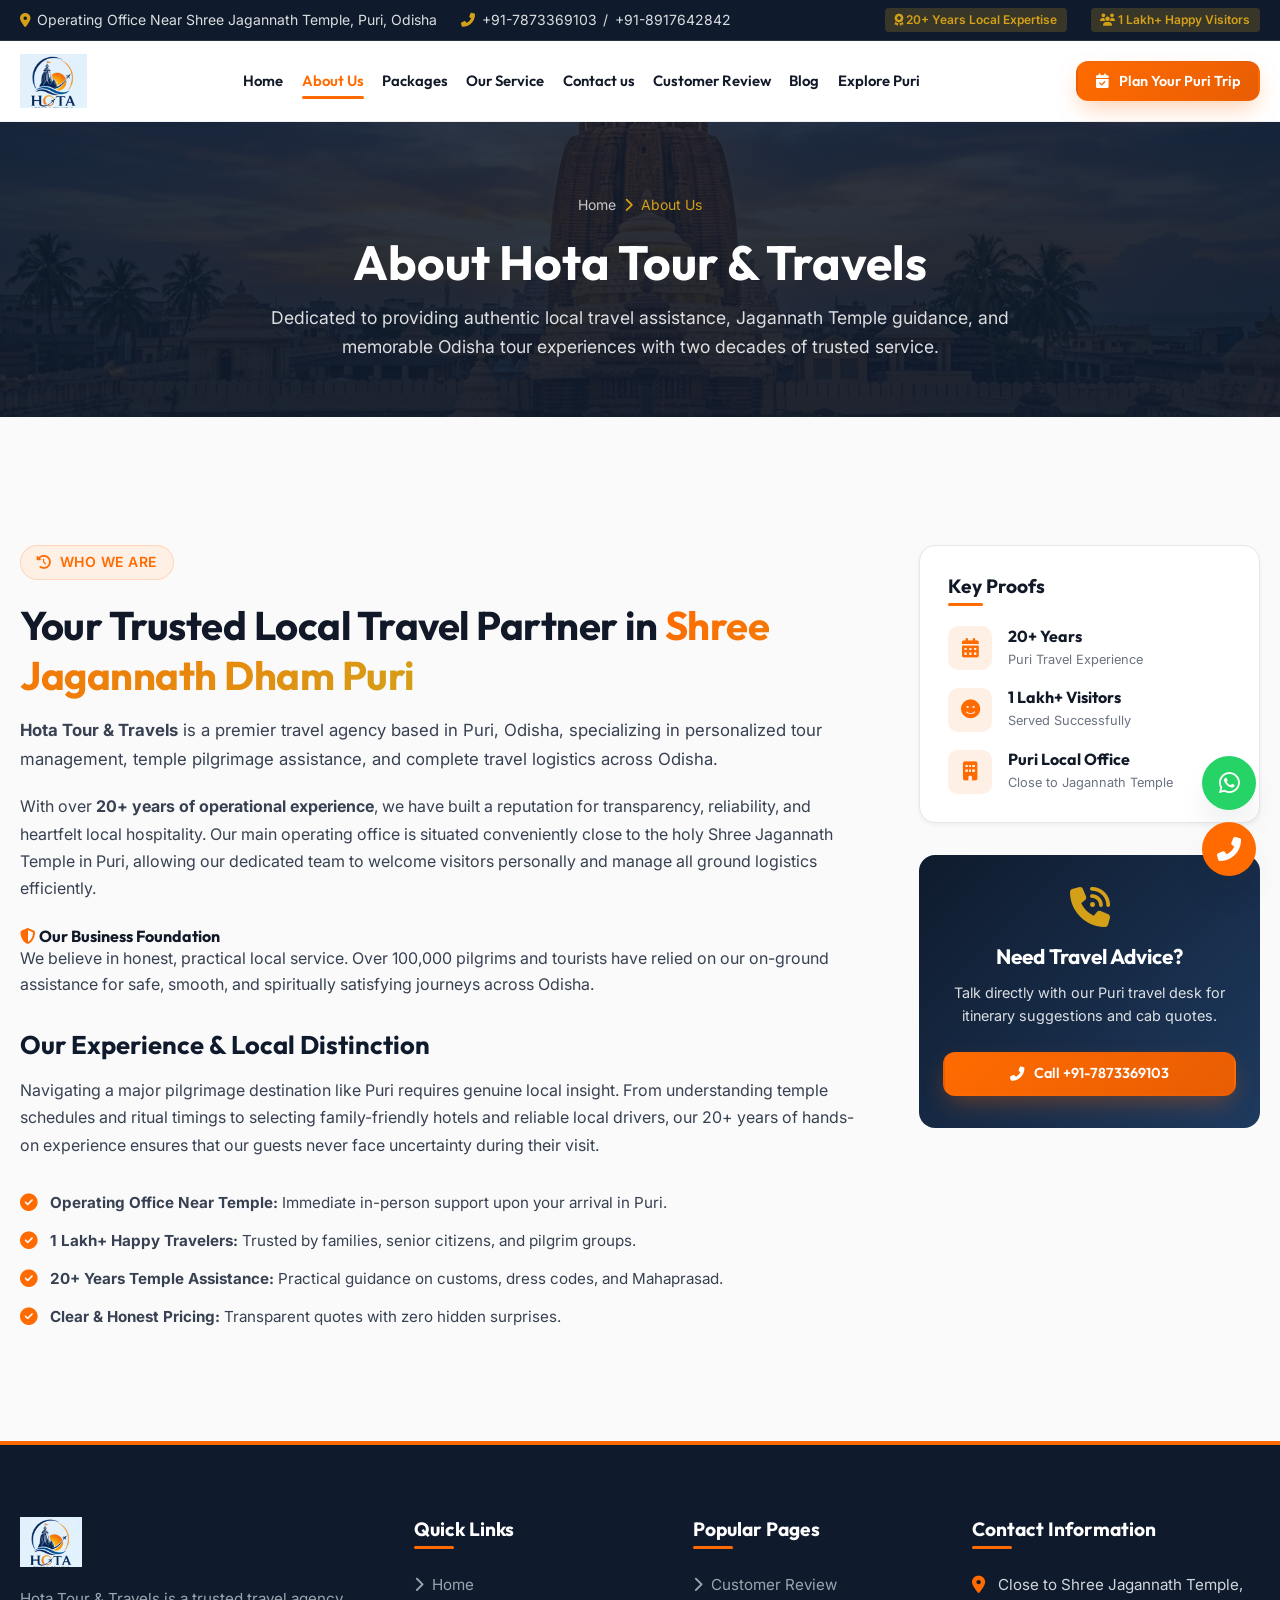
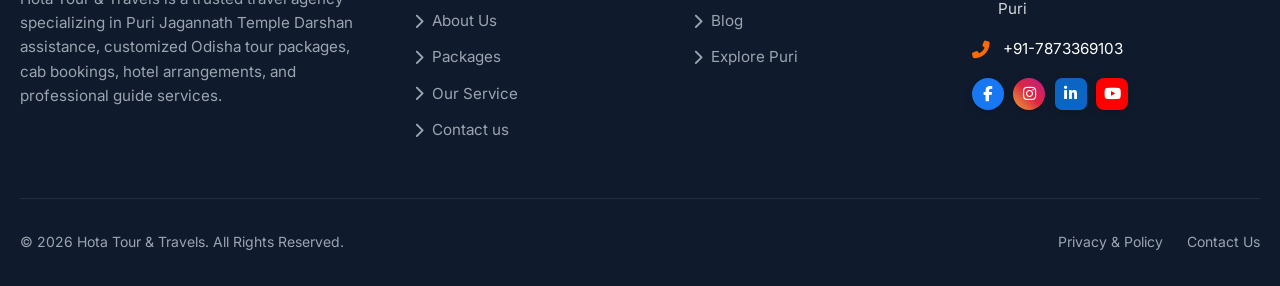
<file: about.html>
<!DOCTYPE html>
<html lang="en">
<head>
  <meta charset="UTF-8">
  <meta name="viewport" content="width=device-width, initial-scale=1.0">
  <title>About Us — Hota Tour & Travels | 20+ Years Trusted Puri Travel Operator</title>
  <meta name="description" content="Learn about Hota Tour & Travels, a trusted Puri-based travel agency with 20+ years of experience in Jagannath Temple Darshan assistance, Odisha tour packages, and complete local travel services.">
  <meta name="keywords" content="About Hota Tour & Travels, Puri travel agency, Puri tour operator, Puri travel services, Odisha local travel agent">
  <link rel="canonical" href="https://hotatourtravels.com/about-us/">

  <link rel="stylesheet" href="https://cdnjs.cloudflare.com/ajax/libs/font-awesome/6.4.0/css/all.min.css">
  <link rel="stylesheet" href="css/style.css">
  <link rel="stylesheet" href="css/pages.css">

  <script type="application/ld+json">
  {
    "@context": "https://schema.org",
    "@type": "AboutPage",
    "name": "About Hota Tour & Travels",
    "description": "20+ years of local travel experience in Puri, Odisha specializing in Jagannath Temple Darshan and Odisha tours.",
    "url": "https://hotatourtravels.com/about-us/",
    "publisher": {
      "@type": "Organization",
      "name": "Hota Tour & Travels",
      "telephone": "+91-7873369103"
    }
  }
  </script>
</head>
<body>

  <!-- Top Bar Header -->
  <div class="topbar">
    <div class="container topbar-content">
      <div class="topbar-info">
        <div class="topbar-info-item">
          <i class="fas fa-map-marker-alt"></i>
          <span>Operating Office Near Shree Jagannath Temple, Puri, Odisha</span>
        </div>
        <div class="topbar-info-item">
          <i class="fas fa-phone-alt"></i>
          <a href="tel:+917873369103">+91-7873369103</a> / <a href="tel:+918917642842">+91-8917642842</a>
        </div>
      </div>
      <div class="topbar-info">
        <span class="topbar-badge"><i class="fas fa-award"></i> 20+ Years Local Expertise</span>
        <span class="topbar-badge"><i class="fas fa-users"></i> 1 Lakh+ Happy Visitors</span>
      </div>
    </div>
  </div>

  <!-- Main Navigation Header with Official Logo & Exact 8 Menu Links -->
  <header class="header">
    <div class="container navbar">
      <a href="index.html" class="logo" style="display: flex; align-items: center; gap: 0.5rem;">
        <img src="images/logo.png" alt="Hota Tour & Travels Logo" style="height: 54px; width: auto; object-fit: contain;">
      </a>

      <nav class="nav-links" id="navLinks">
        <a href="index.html" class="nav-link">Home</a>
        <a href="about.html" class="nav-link active">About Us</a>
        <a href="puri-packages.html" class="nav-link">Packages</a>
        <a href="services.html" class="nav-link">Our Service</a>
        <a href="contact.html" class="nav-link">Contact us</a>
        <a href="reviews.html" class="nav-link">Customer Review</a>
        <a href="blog.html" class="nav-link">Blog</a>
        <a href="explore-puri.html" class="nav-link">Explore Puri</a>
      </nav>

      <div class="nav-cta">
        <button type="button" onclick="openPlanTripModal(event)" class="btn btn-primary btn-sm btn-plan-trip"><i class="fas fa-calendar-check"></i> Plan Your Puri Trip</button>
        <button class="hamburger" id="hamburgerToggle" aria-label="Toggle Navigation">
          <i class="fas fa-bars"></i>
        </button>
      </div>
    </div>
  </header>

  <!-- Page Hero -->
  <section class="page-hero">
    <div class="container page-hero-content">
      <div class="breadcrumb">
        <a href="index.html">Home</a> <i class="fas fa-chevron-right"></i> <span>About Us</span>
      </div>
      <h1 class="page-hero-title">About Hota Tour & Travels</h1>
      <p class="page-hero-subtitle">Dedicated to providing authentic local travel assistance, Jagannath Temple guidance, and memorable Odisha tour experiences with two decades of trusted service.</p>
    </div>
  </section>

  <!-- Main Content Layout -->
  <section class="section-padding">
    <div class="container">
      <div class="page-layout">
        <div>
          <span class="section-tag"><i class="fas fa-history"></i> Who We Are</span>
          <h2 class="section-title" style="margin-top: 0.5rem;">Your Trusted Local Travel Partner in <span>Shree Jagannath Dham Puri</span></h2>
          
          <p style="font-size: 1.05rem; line-height: 1.7; margin-bottom: 1.25rem;">
            <strong>Hota Tour & Travels</strong> is a premier travel agency based in Puri, Odisha, specializing in personalized tour management, temple pilgrimage assistance, and complete travel logistics across Odisha.
          </p>
          <p style="font-size: 1rem; line-height: 1.7; color: var(--text-body); margin-bottom: 1.5rem;">
            With over <strong>20+ years of operational experience</strong>, we have built a reputation for transparency, reliability, and heartfelt local hospitality. Our main operating office is situated conveniently close to the holy Shree Jagannath Temple in Puri, allowing our dedicated team to welcome visitors personally and manage all ground logistics efficiently.
          </p>

          <div class="callout-box">
            <h4><i class="fas fa-shield-alt text-saffron"></i> Our Business Foundation</h4>
            <p>We believe in honest, practical local service. Over 100,000 pilgrims and tourists have relied on our on-ground assistance for safe, smooth, and spiritually satisfying journeys across Odisha.</p>
          </div>

          <h3 style="font-size: 1.6rem; margin: 2rem 0 1rem 0; color: var(--deep-navy);">Our Experience & Local Distinction</h3>
          <p style="margin-bottom: 1.5rem; line-height: 1.7;">
            Navigating a major pilgrimage destination like Puri requires genuine local insight. From understanding temple schedules and ritual timings to selecting family-friendly hotels and reliable local drivers, our 20+ years of hands-on experience ensures that our guests never face uncertainty during their visit.
          </p>

          <div class="service-benefits-grid" style="margin: 2rem 0;">
            <div class="benefit-item">
              <i class="fas fa-check-circle"></i>
              <div><strong>Operating Office Near Temple:</strong> Immediate in-person support upon your arrival in Puri.</div>
            </div>
            <div class="benefit-item">
              <i class="fas fa-check-circle"></i>
              <div><strong>1 Lakh+ Happy Travelers:</strong> Trusted by families, senior citizens, and pilgrim groups.</div>
            </div>
            <div class="benefit-item">
              <i class="fas fa-check-circle"></i>
              <div><strong>20+ Years Temple Assistance:</strong> Practical guidance on customs, dress codes, and Mahaprasad.</div>
            </div>
            <div class="benefit-item">
              <i class="fas fa-check-circle"></i>
              <div><strong>Clear & Honest Pricing:</strong> Transparent quotes with zero hidden surprises.</div>
            </div>
          </div>
        </div>

        <!-- Sidebar -->
        <div class="sidebar">
          <div class="sidebar-card">
            <h4 class="sidebar-title">Key Proofs</h4>
            <div style="display: flex; flex-direction: column; gap: 1rem;">
              <div style="display: flex; align-items: center; gap: 1rem;">
                <div style="width: 44px; height: 44px; background: var(--saffron-light); color: var(--primary-saffron); border-radius: 10px; display: flex; align-items: center; justify-content: center; font-size: 1.2rem;"><i class="fas fa-calendar-alt"></i></div>
                <div>
                  <h5 style="margin: 0; font-size: 1rem;">20+ Years</h5>
                  <span style="font-size: 0.8rem; color: var(--text-muted);">Puri Travel Experience</span>
                </div>
              </div>

              <div style="display: flex; align-items: center; gap: 1rem;">
                <div style="width: 44px; height: 44px; background: var(--saffron-light); color: var(--primary-saffron); border-radius: 10px; display: flex; align-items: center; justify-content: center; font-size: 1.2rem;"><i class="fas fa-smile"></i></div>
                <div>
                  <h5 style="margin: 0; font-size: 1rem;">1 Lakh+ Visitors</h5>
                  <span style="font-size: 0.8rem; color: var(--text-muted);">Served Successfully</span>
                </div>
              </div>

              <div style="display: flex; align-items: center; gap: 1rem;">
                <div style="width: 44px; height: 44px; background: var(--saffron-light); color: var(--primary-saffron); border-radius: 10px; display: flex; align-items: center; justify-content: center; font-size: 1.2rem;"><i class="fas fa-building"></i></div>
                <div>
                  <h5 style="margin: 0; font-size: 1rem;">Puri Local Office</h5>
                  <span style="font-size: 0.8rem; color: var(--text-muted);">Close to Jagannath Temple</span>
                </div>
              </div>
            </div>
          </div>

          <div class="sidebar-cta-box">
            <i class="fas fa-phone-volume" style="font-size: 2.5rem; color: var(--temple-gold); margin-bottom: 1rem;"></i>
            <h4>Need Travel Advice?</h4>
            <p>Talk directly with our Puri travel desk for itinerary suggestions and cab quotes.</p>
            <a href="tel:+917873369103" class="btn btn-primary btn-sm" style="width: 100%;"><i class="fas fa-phone-alt"></i> Call +91-7873369103</a>
          </div>
        </div>
      </div>
    </div>
  </section>

  <!-- Global Footer -->
  <footer class="footer">
    <div class="container">
      <div class="footer-grid">
        <div class="footer-brand">
          <a href="index.html" class="logo" style="margin-bottom: 1rem; display: flex; align-items: center;">
            <img src="images/logo.png" alt="Hota Tour & Travels Logo" style="height: 50px; width: auto;">
          </a>
          <p class="footer-about">Hota Tour & Travels is a trusted travel agency specializing in Puri Jagannath Temple Darshan assistance, customized Odisha tour packages, cab bookings, hotel arrangements, and professional guide services.</p>
        </div>

        <div>
          <h4 class="footer-title">Quick Links</h4>
          <ul class="footer-links">
            <li><a href="index.html" class="footer-link"><i class="fas fa-chevron-right"></i> Home</a></li>
            <li><a href="about.html" class="footer-link"><i class="fas fa-chevron-right"></i> About Us</a></li>
            <li><a href="puri-packages.html" class="footer-link"><i class="fas fa-chevron-right"></i> Packages</a></li>
            <li><a href="services.html" class="footer-link"><i class="fas fa-chevron-right"></i> Our Service</a></li>
            <li><a href="contact.html" class="footer-link"><i class="fas fa-chevron-right"></i> Contact us</a></li>
          </ul>
        </div>

        <div>
          <h4 class="footer-title">Popular Pages</h4>
          <ul class="footer-links">
            <li><a href="reviews.html" class="footer-link"><i class="fas fa-chevron-right"></i> Customer Review</a></li>
            <li><a href="blog.html" class="footer-link"><i class="fas fa-chevron-right"></i> Blog</a></li>
            <li><a href="explore-puri.html" class="footer-link"><i class="fas fa-chevron-right"></i> Explore Puri</a></li>
          </ul>
        </div>

        <div>
          <h4 class="footer-title">Contact Information</h4>
          <div class="footer-contact-item"><i class="fas fa-map-marker-alt"></i> Close to Shree Jagannath Temple, Puri</div>
          <div class="footer-contact-item"><i class="fas fa-phone-alt"></i> <a href="tel:+917873369103" style="color: #FFF;">+91-7873369103</a></div>
          <div style="display: flex; gap: 0.6rem; margin-top: 0.85rem;">
            <a href="https://facebook.com" target="_blank" aria-label="Facebook" class="social-icon facebook"><i class="fab fa-facebook-f"></i></a>
            <a href="https://instagram.com" target="_blank" aria-label="Instagram" class="social-icon instagram"><i class="fab fa-instagram"></i></a>
            <a href="https://linkedin.com" target="_blank" aria-label="LinkedIn" class="social-icon linkedin"><i class="fab fa-linkedin-in"></i></a>
            <a href="https://youtube.com" target="_blank" aria-label="YouTube" class="social-icon youtube"><i class="fab fa-youtube"></i></a>
          </div>
        </div>
      </div>

      <div class="footer-bottom">
        <p>&copy; 2026 Hota Tour & Travels. All Rights Reserved.</p>
        <div class="footer-bottom-links">
          <a href="privacy.html">Privacy & Policy</a>
          <a href="contact.html">Contact Us</a>
        </div>
      </div>
    </div>
  </footer>

  <div class="floating-actions">
    <a href="https://wa.me/917873369103?text=Hello%20Hota%20Tour%20%26%20Travels" target="_blank" class="float-btn float-whatsapp"><i class="fab fa-whatsapp"></i></a>
    <a href="tel:+917873369103" class="float-btn float-call"><i class="fas fa-phone-alt"></i></a>
  </div>

  <script src="js/main.js"></script>
</body>
</html>
</file>
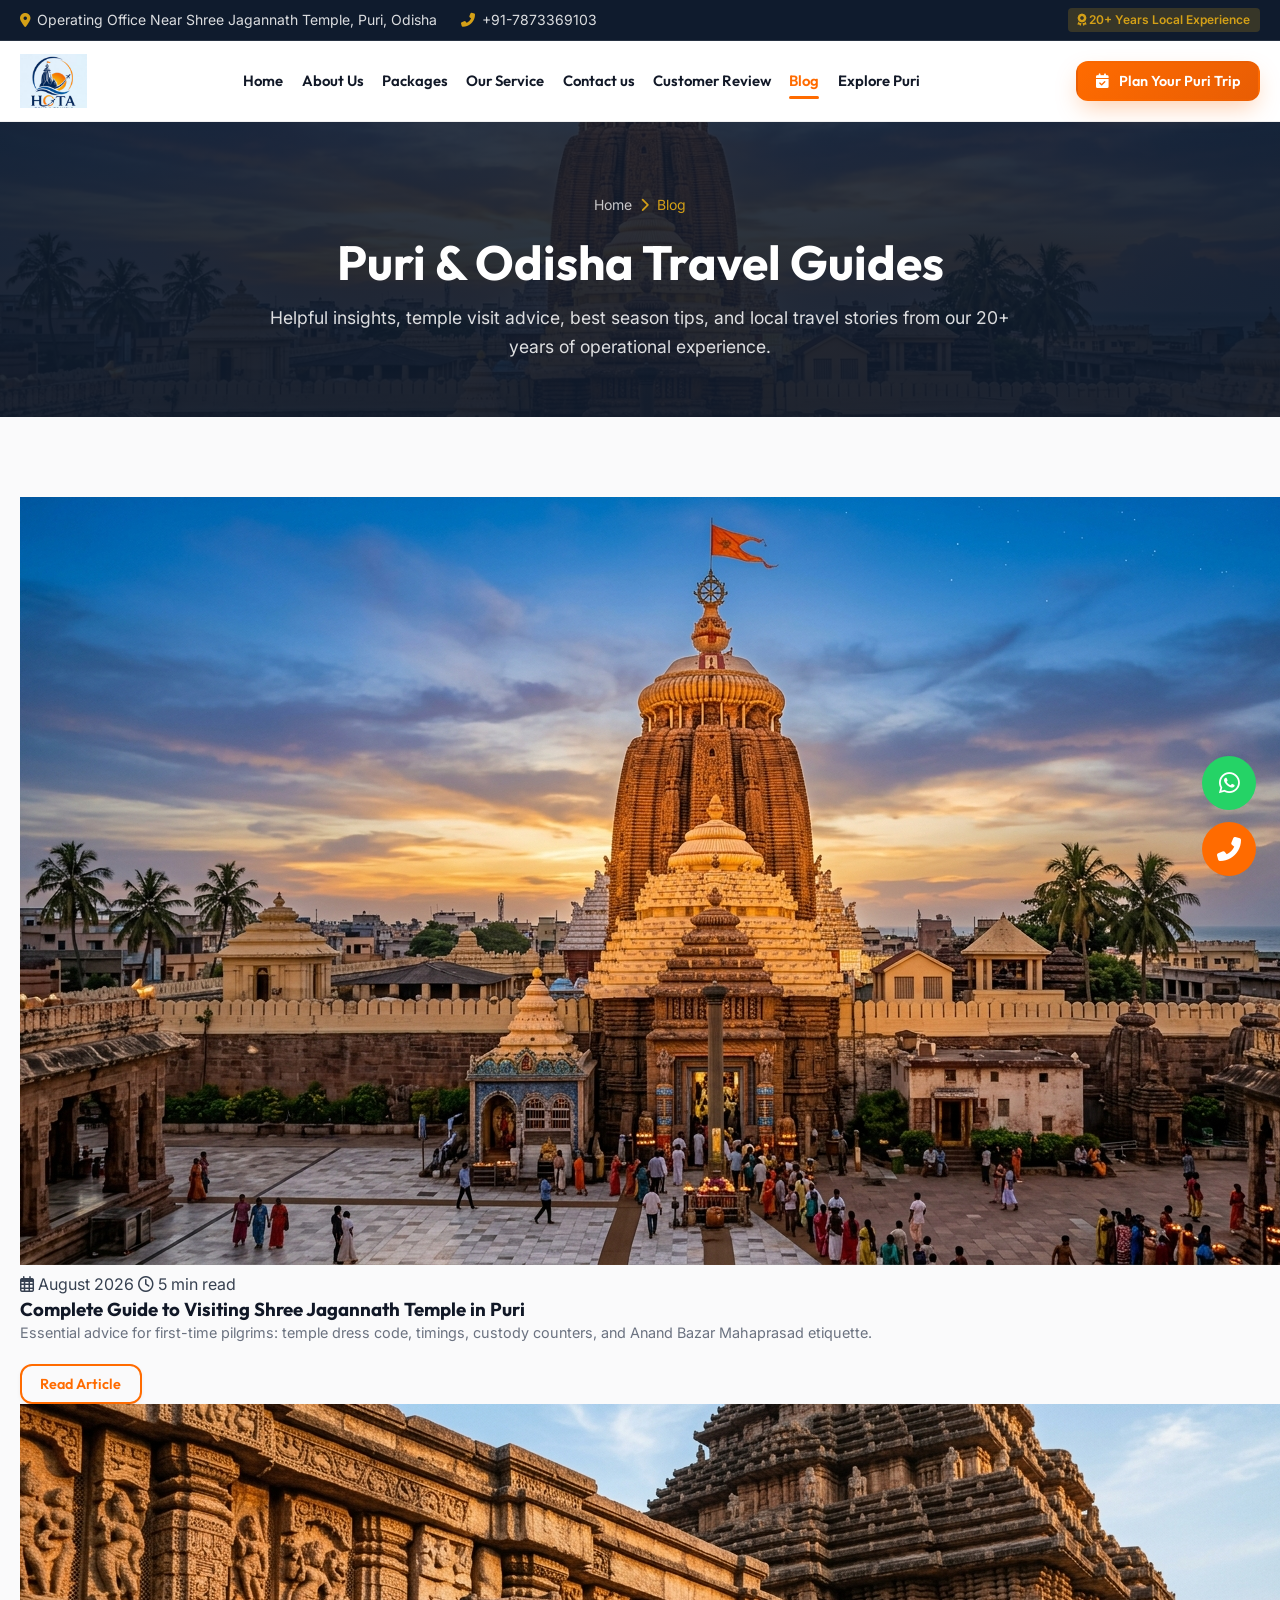
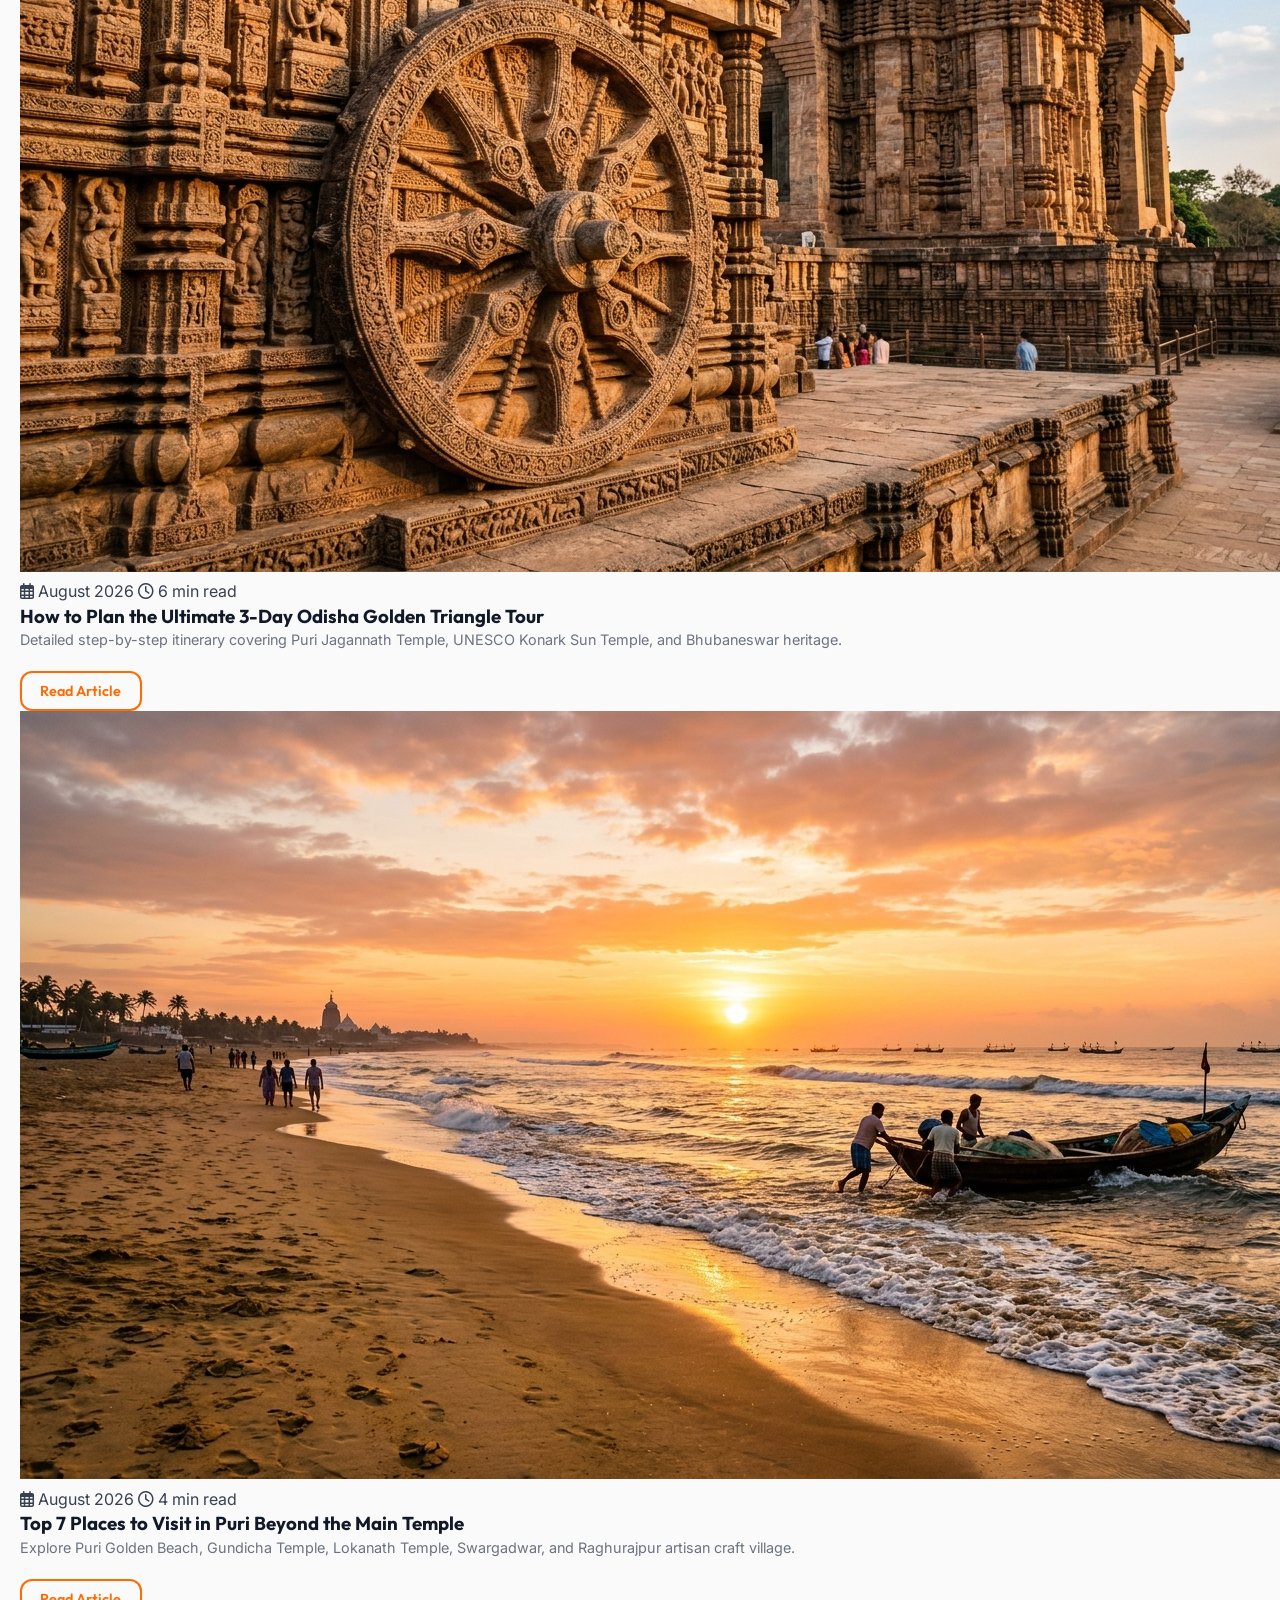
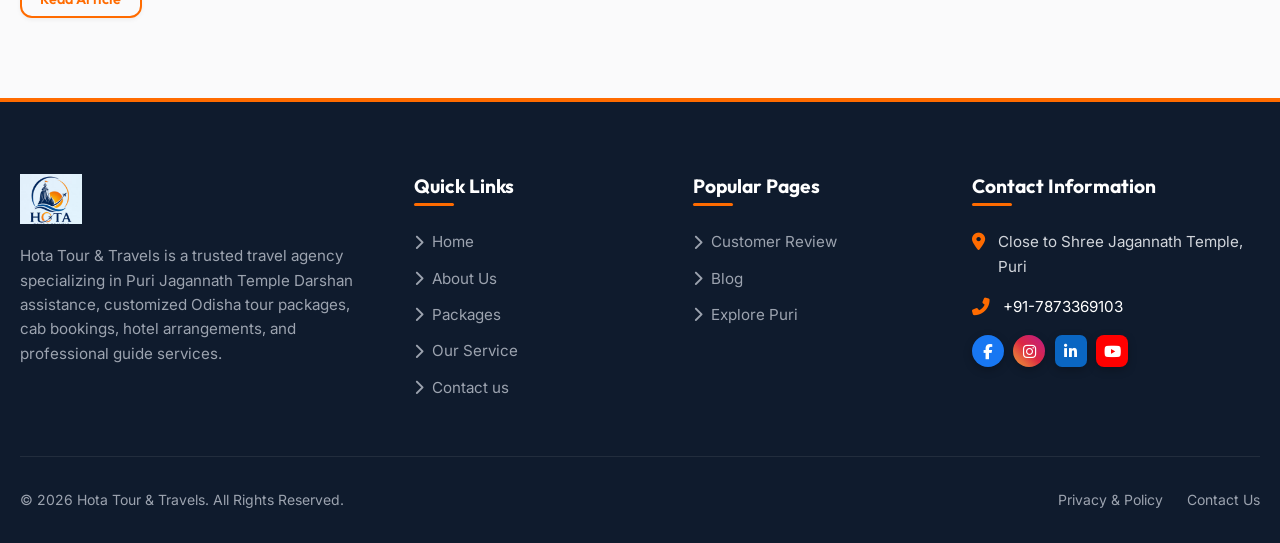
<file: blog.html>
<!DOCTYPE html>
<html lang="en">
<head>
  <meta charset="UTF-8">
  <meta name="viewport" content="width=device-width, initial-scale=1.0">
  <title>Blog — Puri & Odisha Travel Guides | Hota Tour & Travels</title>
  <meta name="description" content="Read expert Puri travel guides, Jagannath Temple Darshan advice, itineraries for Konark & Chilika, and Odisha tourism tips by Hota Tour & Travels.">
  <link rel="canonical" href="https://hotatourtravels.com/blog/">

  <link rel="stylesheet" href="https://cdnjs.cloudflare.com/ajax/libs/font-awesome/6.4.0/css/all.min.css">
  <link rel="stylesheet" href="css/style.css">
  <link rel="stylesheet" href="css/pages.css">
</head>
<body>

  <!-- Top Bar -->
  <div class="topbar">
    <div class="container topbar-content">
      <div class="topbar-info">
        <div class="topbar-info-item"><i class="fas fa-map-marker-alt"></i> Operating Office Near Shree Jagannath Temple, Puri, Odisha</div>
        <div class="topbar-info-item"><i class="fas fa-phone-alt"></i> <a href="tel:+917873369103">+91-7873369103</a></div>
      </div>
      <div class="topbar-info">
        <span class="topbar-badge"><i class="fas fa-award"></i> 20+ Years Local Experience</span>
      </div>
    </div>
  </div>

  <!-- Header — Image 1 Exact Menu Layout -->
  <header class="header">
    <div class="container navbar">
      <a href="index.html" class="logo" style="display: flex; align-items: center; gap: 0.5rem;">
        <img src="images/logo.png" alt="Hota Tour & Travels Logo" style="height: 54px; width: auto; object-fit: contain;">
      </a>

      <!-- EXACT MENU LIKE IMAGE 1 -->
      <nav class="nav-links" id="navLinks">
        <a href="index.html" class="nav-link">Home</a>
        <a href="about.html" class="nav-link">About Us</a>
        <a href="puri-packages.html" class="nav-link">Packages</a>
        <a href="services.html" class="nav-link">Our Service</a>
        <a href="contact.html" class="nav-link">Contact us</a>
        <a href="reviews.html" class="nav-link">Customer Review</a>
        <a href="blog.html" class="nav-link active">Blog</a>
        <a href="explore-puri.html" class="nav-link">Explore Puri</a>
      </nav>

      <div class="nav-cta">
        <button type="button" onclick="openPlanTripModal(event)" class="btn btn-primary btn-sm btn-plan-trip"><i class="fas fa-calendar-check"></i> Plan Your Puri Trip</button>
        <button class="hamburger" id="hamburgerToggle" aria-label="Toggle Navigation"><i class="fas fa-bars"></i></button>
      </div>
    </div>
  </header>

  <section class="page-hero">
    <div class="container page-hero-content">
      <div class="breadcrumb"><a href="index.html">Home</a> <i class="fas fa-chevron-right"></i> <span>Blog</span></div>
      <h1 class="page-hero-title">Puri & Odisha Travel Guides</h1>
      <p class="page-hero-subtitle">Helpful insights, temple visit advice, best season tips, and local travel stories from our 20+ years of operational experience.</p>
    </div>
  </section>

  <section class="section-padding">
    <div class="container">
      <div class="blog-grid">
        <!-- Article 1 -->
        <article class="blog-card">
          <img src="images/service_darshan.jpg" alt="Jagannath Temple Guide">
          <div class="blog-card-body">
            <div class="blog-card-meta"><span><i class="far fa-calendar-alt"></i> August 2026</span> <span><i class="far fa-clock"></i> 5 min read</span></div>
            <h3 class="blog-card-title">Complete Guide to Visiting Shree Jagannath Temple in Puri</h3>
            <p style="font-size: 0.9rem; color: var(--text-muted); margin-bottom: 1.25rem;">Essential advice for first-time pilgrims: temple dress code, timings, custody counters, and Anand Bazar Mahaprasad etiquette.</p>
            <button type="button" onclick="openPlanTripModal(event)" class="btn btn-outline btn-sm btn-plan-trip">Read Article</button>
          </div>
        </article>

        <!-- Article 2 -->
        <article class="blog-card">
          <img src="images/konark_sun_temple_1786171174970.jpg" alt="Odisha Golden Triangle Travel Guide">
          <div class="blog-card-body">
            <div class="blog-card-meta"><span><i class="far fa-calendar-alt"></i> August 2026</span> <span><i class="far fa-clock"></i> 6 min read</span></div>
            <h3 class="blog-card-title">How to Plan the Ultimate 3-Day Odisha Golden Triangle Tour</h3>
            <p style="font-size: 0.9rem; color: var(--text-muted); margin-bottom: 1.25rem;">Detailed step-by-step itinerary covering Puri Jagannath Temple, UNESCO Konark Sun Temple, and Bhubaneswar heritage.</p>
            <button type="button" onclick="openPlanTripModal(event)" class="btn btn-outline btn-sm btn-plan-trip">Read Article</button>
          </div>
        </article>

        <!-- Article 3 -->
        <article class="blog-card">
          <img src="images/puri_beach_golden_1786171123078.jpg" alt="Puri Golden Beach Guide">
          <div class="blog-card-body">
            <div class="blog-card-meta"><span><i class="far fa-calendar-alt"></i> August 2026</span> <span><i class="far fa-clock"></i> 4 min read</span></div>
            <h3 class="blog-card-title">Top 7 Places to Visit in Puri Beyond the Main Temple</h3>
            <p style="font-size: 0.9rem; color: var(--text-muted); margin-bottom: 1.25rem;">Explore Puri Golden Beach, Gundicha Temple, Lokanath Temple, Swargadwar, and Raghurajpur artisan craft village.</p>
            <button type="button" onclick="openPlanTripModal(event)" class="btn btn-outline btn-sm btn-plan-trip">Read Article</button>
          </div>
        </article>
      </div>
    </div>
  </section>

  <!-- Global Footer -->
  <footer class="footer">
    <div class="container">
      <div class="footer-grid">
        <div class="footer-brand">
          <a href="index.html" class="logo" style="margin-bottom: 1rem; display: flex; align-items: center;">
            <img src="images/logo.png" alt="Hota Tour & Travels Logo" style="height: 50px; width: auto;">
          </a>
          <p class="footer-about">Hota Tour & Travels is a trusted travel agency specializing in Puri Jagannath Temple Darshan assistance, customized Odisha tour packages, cab bookings, hotel arrangements, and professional guide services.</p>
        </div>

        <div>
          <h4 class="footer-title">Quick Links</h4>
          <ul class="footer-links">
            <li><a href="index.html" class="footer-link"><i class="fas fa-chevron-right"></i> Home</a></li>
            <li><a href="about.html" class="footer-link"><i class="fas fa-chevron-right"></i> About Us</a></li>
            <li><a href="puri-packages.html" class="footer-link"><i class="fas fa-chevron-right"></i> Packages</a></li>
            <li><a href="services.html" class="footer-link"><i class="fas fa-chevron-right"></i> Our Service</a></li>
            <li><a href="contact.html" class="footer-link"><i class="fas fa-chevron-right"></i> Contact us</a></li>
          </ul>
        </div>

        <div>
          <h4 class="footer-title">Popular Pages</h4>
          <ul class="footer-links">
            <li><a href="reviews.html" class="footer-link"><i class="fas fa-chevron-right"></i> Customer Review</a></li>
            <li><a href="blog.html" class="footer-link"><i class="fas fa-chevron-right"></i> Blog</a></li>
            <li><a href="explore-puri.html" class="footer-link"><i class="fas fa-chevron-right"></i> Explore Puri</a></li>
          </ul>
        </div>

        <div>
          <h4 class="footer-title">Contact Information</h4>
          <div class="footer-contact-item"><i class="fas fa-map-marker-alt"></i> Close to Shree Jagannath Temple, Puri</div>
          <div class="footer-contact-item"><i class="fas fa-phone-alt"></i> <a href="tel:+917873369103" style="color: #FFF;">+91-7873369103</a></div>
          <div style="display: flex; gap: 0.6rem; margin-top: 0.85rem;">
            <a href="https://facebook.com" target="_blank" aria-label="Facebook" class="social-icon facebook"><i class="fab fa-facebook-f"></i></a>
            <a href="https://instagram.com" target="_blank" aria-label="Instagram" class="social-icon instagram"><i class="fab fa-instagram"></i></a>
            <a href="https://linkedin.com" target="_blank" aria-label="LinkedIn" class="social-icon linkedin"><i class="fab fa-linkedin-in"></i></a>
            <a href="https://youtube.com" target="_blank" aria-label="YouTube" class="social-icon youtube"><i class="fab fa-youtube"></i></a>
          </div>
        </div>
      </div>

      <div class="footer-bottom">
        <p>&copy; 2026 Hota Tour & Travels. All Rights Reserved.</p>
        <div class="footer-bottom-links">
          <a href="privacy.html">Privacy & Policy</a>
          <a href="contact.html">Contact Us</a>
        </div>
      </div>
    </div>
  </footer>

  <div class="floating-actions">
    <a href="https://wa.me/917873369103?text=Hello%20Hota%20Tour%20%26%20Travels" target="_blank" class="float-btn float-whatsapp"><i class="fab fa-whatsapp"></i></a>
    <a href="tel:+917873369103" class="float-btn float-call"><i class="fas fa-phone-alt"></i></a>
  </div>

  <script src="js/main.js"></script>
</body>
</html>
</file>
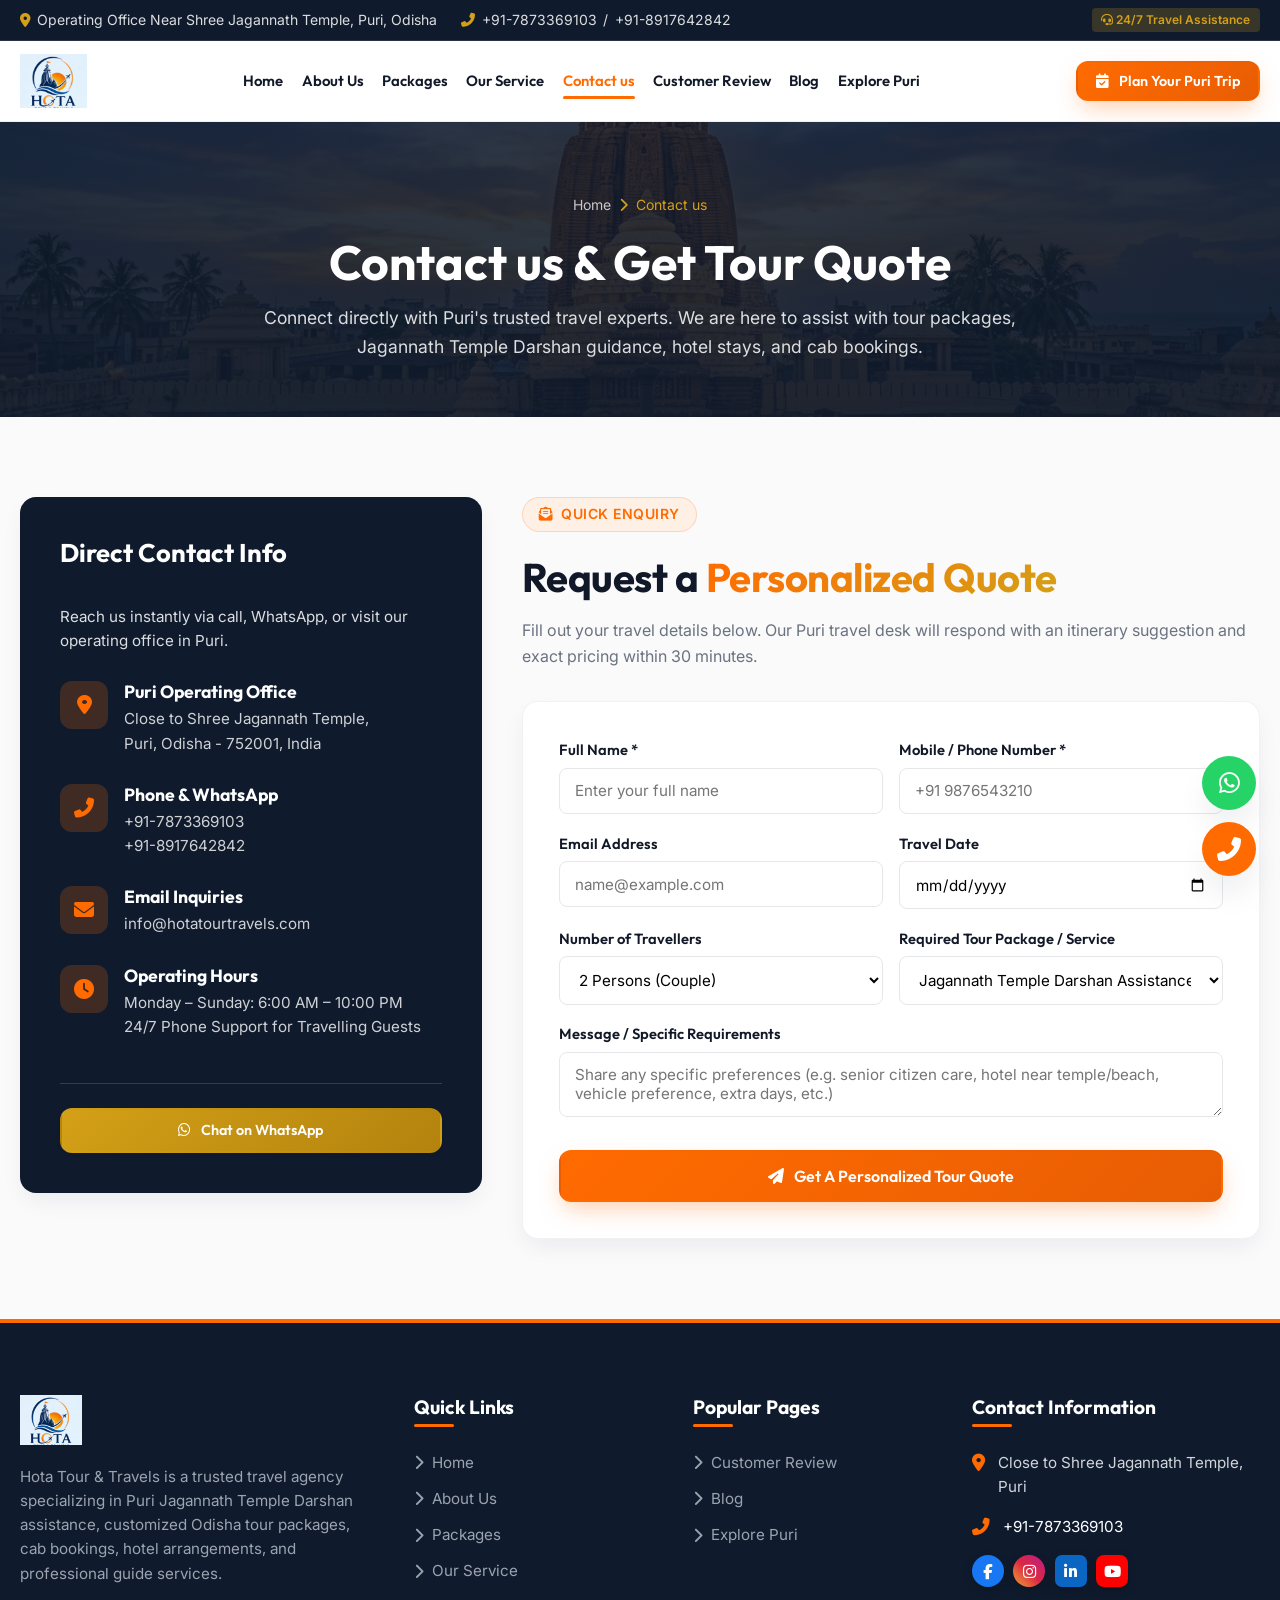
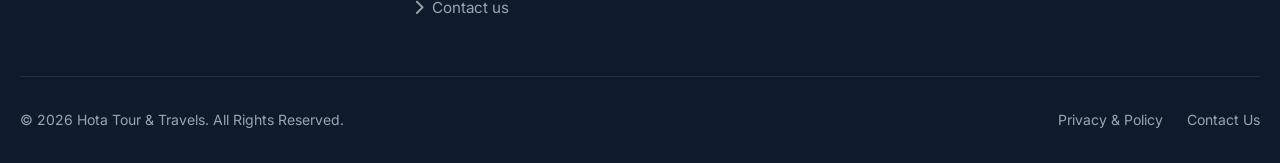
<file: contact.html>
<!DOCTYPE html>
<html lang="en">
<head>
  <meta charset="UTF-8">
  <meta name="viewport" content="width=device-width, initial-scale=1.0">
  <title>Contact us — Hota Tour & Travels | Book Your Puri Tour & Travel Services</title>
  <meta name="description" content="Contact us at Hota Tour & Travels in Puri, Odisha. Book Puri tour packages, Jagannath Temple Darshan assistance, cab services & hotel bookings. Call +91-7873369103 or +91-8917642842.">
  <meta name="keywords" content="Contact Puri travel agency, Puri tour booking, book Jagannath Darshan tour, Hota Tour Travels phone number, Puri cab booking contact">
  <link rel="canonical" href="https://hotatourtravels.com/contact-us/">

  <link rel="stylesheet" href="https://cdnjs.cloudflare.com/ajax/libs/font-awesome/6.4.0/css/all.min.css">
  <link rel="stylesheet" href="css/style.css">
  <link rel="stylesheet" href="css/pages.css">

  <script type="application/ld+json">
  {
    "@context": "https://schema.org",
    "@type": "ContactPage",
    "name": "Contact Hota Tour & Travels",
    "description": "Contact desk for Puri tour bookings, temple darshan assistance, and Odisha travel services.",
    "url": "https://hotatourtravels.com/contact-us/",
    "mainEntity": {
      "@type": "LocalBusiness",
      "name": "Hota Tour & Travels",
      "telephone": ["+91-7873369103", "+91-8917642842"],
      "address": {
        "@type": "PostalAddress",
        "streetAddress": "Near Shree Jagannath Temple",
        "addressLocality": "Puri",
        "addressRegion": "Odisha",
        "postalCode": "752001",
        "addressCountry": "IN"
      }
    }
  }
  </script>
</head>
<body>

  <!-- Top Bar Header -->
  <div class="topbar">
    <div class="container topbar-content">
      <div class="topbar-info">
        <div class="topbar-info-item">
          <i class="fas fa-map-marker-alt"></i>
          <span>Operating Office Near Shree Jagannath Temple, Puri, Odisha</span>
        </div>
        <div class="topbar-info-item">
          <i class="fas fa-phone-alt"></i>
          <a href="tel:+917873369103">+91-7873369103</a> / <a href="tel:+918917642842">+91-8917642842</a>
        </div>
      </div>
      <div class="topbar-info">
        <span class="topbar-badge"><i class="fas fa-headset"></i> 24/7 Travel Assistance</span>
      </div>
    </div>
  </div>

  <!-- Main Navigation Header — Image 1 Exact Menu Layout -->
  <header class="header">
    <div class="container navbar">
      <a href="index.html" class="logo" style="display: flex; align-items: center; gap: 0.5rem;">
        <img src="images/logo.png" alt="Hota Tour & Travels Logo" style="height: 54px; width: auto; object-fit: contain;">
      </a>

      <!-- EXACT MENU LIKE IMAGE 1 -->
      <nav class="nav-links" id="navLinks">
        <a href="index.html" class="nav-link">Home</a>
        <a href="about.html" class="nav-link">About Us</a>
        <a href="puri-packages.html" class="nav-link">Packages</a>
        <a href="services.html" class="nav-link">Our Service</a>
        <a href="contact.html" class="nav-link active">Contact us</a>
        <a href="reviews.html" class="nav-link">Customer Review</a>
        <a href="blog.html" class="nav-link">Blog</a>
        <a href="explore-puri.html" class="nav-link">Explore Puri</a>
      </nav>

      <div class="nav-cta">
        <button type="button" onclick="openPlanTripModal(event)" class="btn btn-primary btn-sm btn-plan-trip"><i class="fas fa-calendar-check"></i> Plan Your Puri Trip</button>
        <button class="hamburger" id="hamburgerToggle" aria-label="Toggle Navigation">
          <i class="fas fa-bars"></i>
        </button>
      </div>
    </div>
  </header>

  <!-- Page Hero -->
  <section class="page-hero">
    <div class="container page-hero-content">
      <div class="breadcrumb">
        <a href="index.html">Home</a> <i class="fas fa-chevron-right"></i> <span>Contact us</span>
      </div>
      <h1 class="page-hero-title">Contact us & Get Tour Quote</h1>
      <p class="page-hero-subtitle">Connect directly with Puri's trusted travel experts. We are here to assist with tour packages, Jagannath Temple Darshan guidance, hotel stays, and cab bookings.</p>
    </div>
  </section>

  <!-- Main Contact Grid -->
  <section class="section-padding">
    <div class="container">
      <div class="contact-grid">
        <!-- Contact Info Cards Column (LEFT SIDE) -->
        <div class="contact-info-card">
          <h3 style="font-size: 1.6rem; color: #FFF; margin-bottom: 0.5rem;">Direct Contact Info</h3>
          <p style="color: rgba(255,255,255,0.85); font-size: 0.95rem;">Reach us instantly via call, WhatsApp, or visit our operating office in Puri.</p>

          <div class="contact-info-item">
            <div class="contact-info-icon"><i class="fas fa-map-marker-alt"></i></div>
            <div class="contact-info-text">
              <h5>Puri Operating Office</h5>
              <p>Close to Shree Jagannath Temple,<br>Puri, Odisha - 752001, India</p>
            </div>
          </div>

          <div class="contact-info-item">
            <div class="contact-info-icon"><i class="fas fa-phone-alt"></i></div>
            <div class="contact-info-text">
              <h5>Phone & WhatsApp</h5>
              <p><a href="tel:+917873369103">+91-7873369103</a><br><a href="tel:+918917642842">+91-8917642842</a></p>
            </div>
          </div>

          <div class="contact-info-item">
            <div class="contact-info-icon"><i class="fas fa-envelope"></i></div>
            <div class="contact-info-text">
              <h5>Email Inquiries</h5>
              <p><a href="mailto:info@hotatourtravels.com">info@hotatourtravels.com</a></p>
            </div>
          </div>

          <div class="contact-info-item">
            <div class="contact-info-icon"><i class="fas fa-clock"></i></div>
            <div class="contact-info-text">
              <h5>Operating Hours</h5>
              <p>Monday – Sunday: 6:00 AM – 10:00 PM<br>24/7 Phone Support for Travelling Guests</p>
            </div>
          </div>

          <div style="margin-top: 1rem; padding-top: 1.5rem; border-top: 1px solid rgba(255,255,255,0.15); display: flex; gap: 1rem;">
            <a href="https://wa.me/917873369103" target="_blank" class="btn btn-gold btn-sm" style="flex: 1;"><i class="fab fa-whatsapp"></i> Chat on WhatsApp</a>
          </div>
        </div>

        <!-- Form Column (RIGHT SIDE) -->
        <div>
          <span class="section-tag"><i class="fas fa-envelope-open-text"></i> Quick Enquiry</span>
          <h2 class="section-title" style="margin-top: 0.5rem;">Request a <span>Personalized Quote</span></h2>
          <p style="margin-bottom: 2rem; color: var(--text-muted);">Fill out your travel details below. Our Puri travel desk will respond with an itinerary suggestion and exact pricing within 30 minutes.</p>

          <form action="#" method="POST" class="card" style="padding: 2.25rem;">
            <div class="form-row">
              <div class="form-group">
                <label class="form-label">Full Name *</label>
                <input type="text" name="name" class="form-control" placeholder="Enter your full name" required>
              </div>
              <div class="form-group">
                <label class="form-label">Mobile / Phone Number *</label>
                <input type="tel" name="phone" class="form-control" placeholder="+91 9876543210" required>
              </div>
            </div>

            <div class="form-row">
              <div class="form-group">
                <label class="form-label">Email Address</label>
                <input type="email" name="email" class="form-control" placeholder="name@example.com">
              </div>
              <div class="form-group">
                <label class="form-label">Travel Date</label>
                <input type="date" name="travel_date" class="form-control">
              </div>
            </div>

            <div class="form-row">
              <div class="form-group">
                <label class="form-label">Number of Travellers</label>
                <select name="travellers" class="form-control">
                  <option value="1 Person">1 Person (Solo)</option>
                  <option value="2 Persons" selected>2 Persons (Couple)</option>
                  <option value="3-5 Persons">3 - 5 Persons (Family)</option>
                  <option value="6-10 Persons">6 - 10 Persons (Group)</option>
                  <option value="10+ Persons">10+ Persons (Large Tour Group)</option>
                </select>
              </div>
              <div class="form-group">
                <label class="form-label">Required Tour Package / Service</label>
                <select name="service_required" class="form-control">
                  <option value="Jagannath Temple Darshan Assistance">Jagannath Temple Darshan Assistance</option>
                  <option value="Puri Tour Package">Puri Tour Package</option>
                  <option value="Odisha Tour Package">Odisha Tour Package</option>
                  <option value="Puri-Konark-Bhubaneswar Golden Triangle">Puri-Konark-Bhubaneswar Golden Triangle</option>
                  <option value="Cab / Taxi Rental">Cab / Taxi Rental</option>
                  <option value="Hotel Booking Assistance">Hotel Booking Assistance</option>
                  <option value="Airport Transfer">Airport Transfer (Bhubaneswar to Puri)</option>
                  <option value="Other Service">Other Travel Requirement</option>
                </select>
              </div>
            </div>

            <div class="form-group">
              <label class="form-label">Message / Specific Requirements</label>
              <textarea name="message" class="form-control" placeholder="Share any specific preferences (e.g. senior citizen care, hotel near temple/beach, vehicle preference, extra days, etc.)"></textarea>
            </div>

            <button type="submit" class="btn btn-primary" style="width: 100%; margin-top: 0.5rem;">
              <i class="fas fa-paper-plane"></i> Get A Personalized Tour Quote
            </button>
          </form>
        </div>
      </div>
    </div>
  </section>

  <!-- Global Footer -->
  <footer class="footer">
    <div class="container">
      <div class="footer-grid">
        <div class="footer-brand">
          <a href="index.html" class="logo" style="margin-bottom: 1rem; display: flex; align-items: center;">
            <img src="images/logo.png" alt="Hota Tour & Travels Logo" style="height: 50px; width: auto;">
          </a>
          <p class="footer-about">Hota Tour & Travels is a trusted travel agency specializing in Puri Jagannath Temple Darshan assistance, customized Odisha tour packages, cab bookings, hotel arrangements, and professional guide services.</p>
        </div>

        <div>
          <h4 class="footer-title">Quick Links</h4>
          <ul class="footer-links">
            <li><a href="index.html" class="footer-link"><i class="fas fa-chevron-right"></i> Home</a></li>
            <li><a href="about.html" class="footer-link"><i class="fas fa-chevron-right"></i> About Us</a></li>
            <li><a href="puri-packages.html" class="footer-link"><i class="fas fa-chevron-right"></i> Packages</a></li>
            <li><a href="services.html" class="footer-link"><i class="fas fa-chevron-right"></i> Our Service</a></li>
            <li><a href="contact.html" class="footer-link"><i class="fas fa-chevron-right"></i> Contact us</a></li>
          </ul>
        </div>

        <div>
          <h4 class="footer-title">Popular Pages</h4>
          <ul class="footer-links">
            <li><a href="reviews.html" class="footer-link"><i class="fas fa-chevron-right"></i> Customer Review</a></li>
            <li><a href="blog.html" class="footer-link"><i class="fas fa-chevron-right"></i> Blog</a></li>
            <li><a href="explore-puri.html" class="footer-link"><i class="fas fa-chevron-right"></i> Explore Puri</a></li>
          </ul>
        </div>

        <div>
          <h4 class="footer-title">Contact Information</h4>
          <div class="footer-contact-item"><i class="fas fa-map-marker-alt"></i> Close to Shree Jagannath Temple, Puri</div>
          <div class="footer-contact-item"><i class="fas fa-phone-alt"></i> <a href="tel:+917873369103" style="color: #FFF;">+91-7873369103</a></div>
          <div style="display: flex; gap: 0.6rem; margin-top: 0.85rem;">
            <a href="https://facebook.com" target="_blank" aria-label="Facebook" class="social-icon facebook"><i class="fab fa-facebook-f"></i></a>
            <a href="https://instagram.com" target="_blank" aria-label="Instagram" class="social-icon instagram"><i class="fab fa-instagram"></i></a>
            <a href="https://linkedin.com" target="_blank" aria-label="LinkedIn" class="social-icon linkedin"><i class="fab fa-linkedin-in"></i></a>
            <a href="https://youtube.com" target="_blank" aria-label="YouTube" class="social-icon youtube"><i class="fab fa-youtube"></i></a>
          </div>
        </div>
      </div>

      <div class="footer-bottom">
        <p>&copy; 2026 Hota Tour & Travels. All Rights Reserved.</p>
        <div class="footer-bottom-links">
          <a href="privacy.html">Privacy & Policy</a>
          <a href="contact.html">Contact Us</a>
        </div>
      </div>
    </div>
  </footer>

  <div class="floating-actions">
    <a href="https://wa.me/917873369103?text=Hello%20Hota%20Tour%20%26%20Travels" target="_blank" class="float-btn float-whatsapp"><i class="fab fa-whatsapp"></i></a>
    <a href="tel:+917873369103" class="float-btn float-call"><i class="fas fa-phone-alt"></i></a>
  </div>

  <script src="js/main.js"></script>
</body>
</html>
</file>
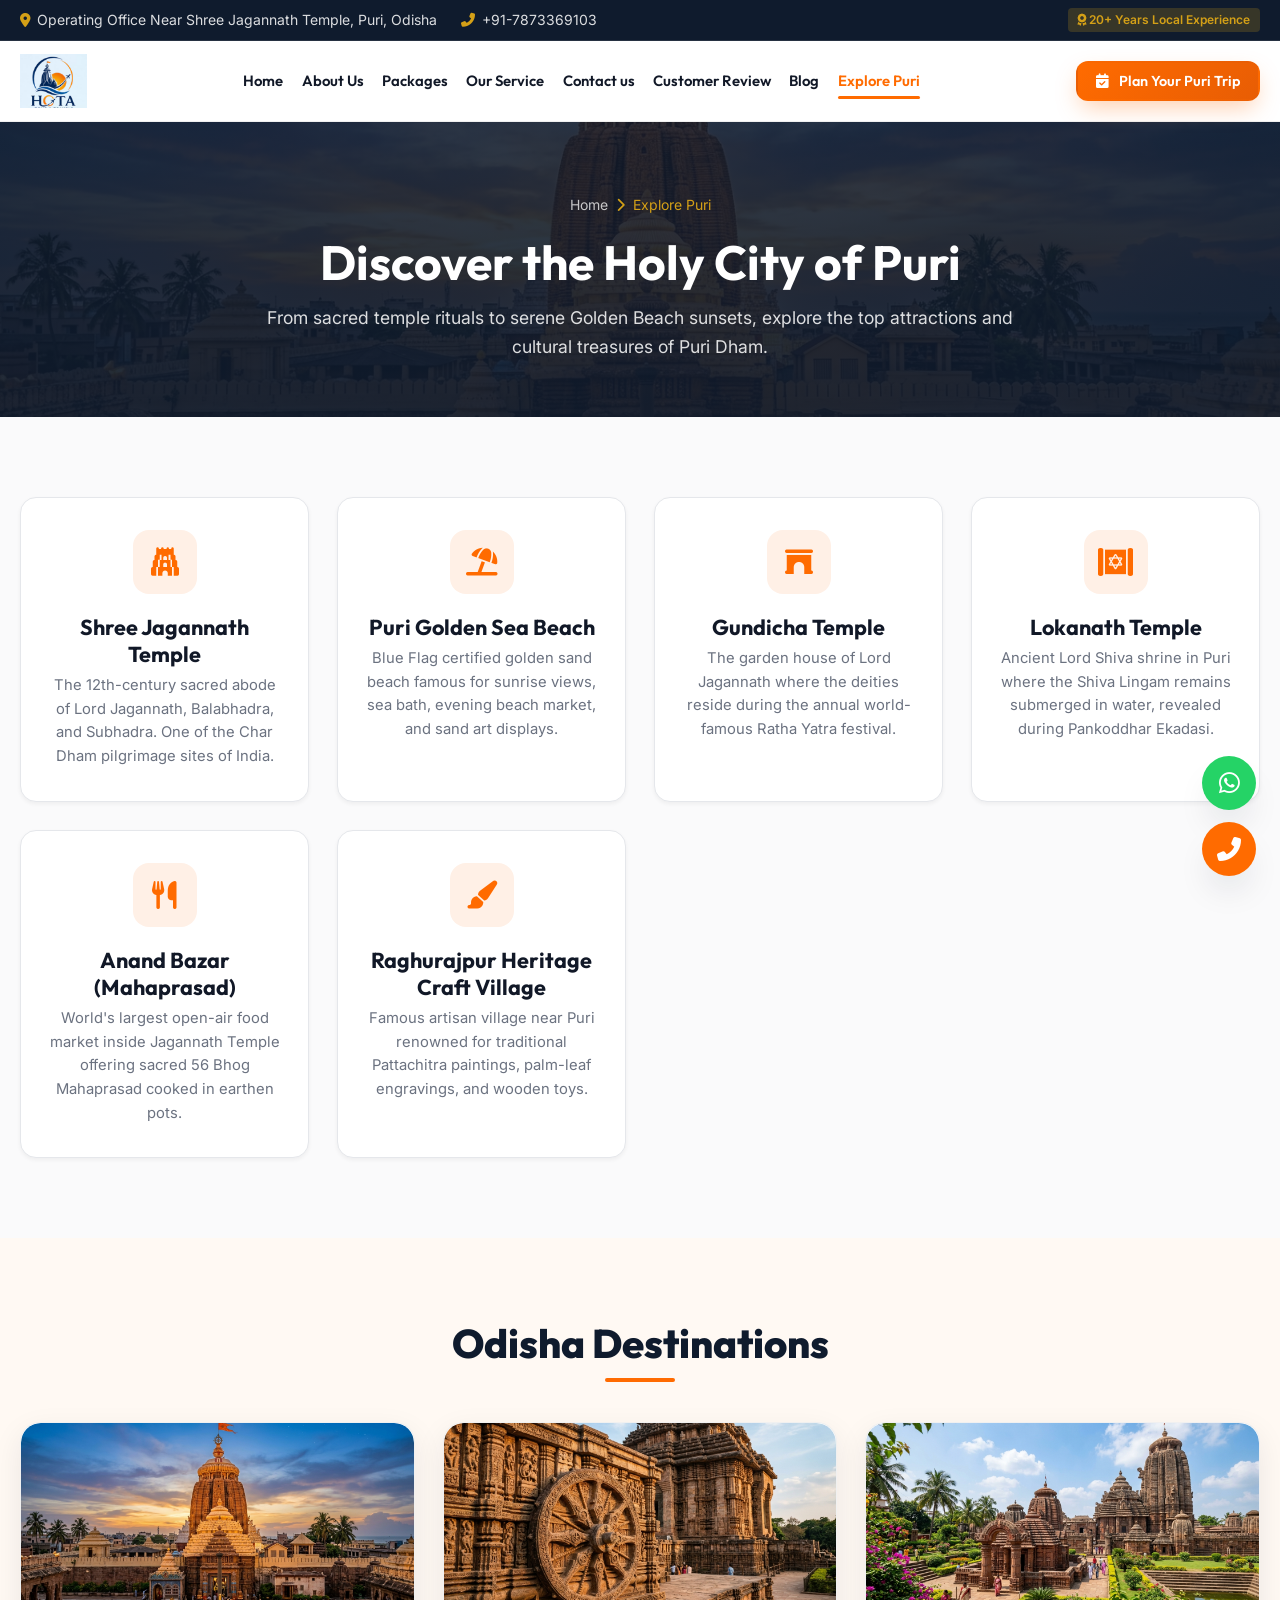
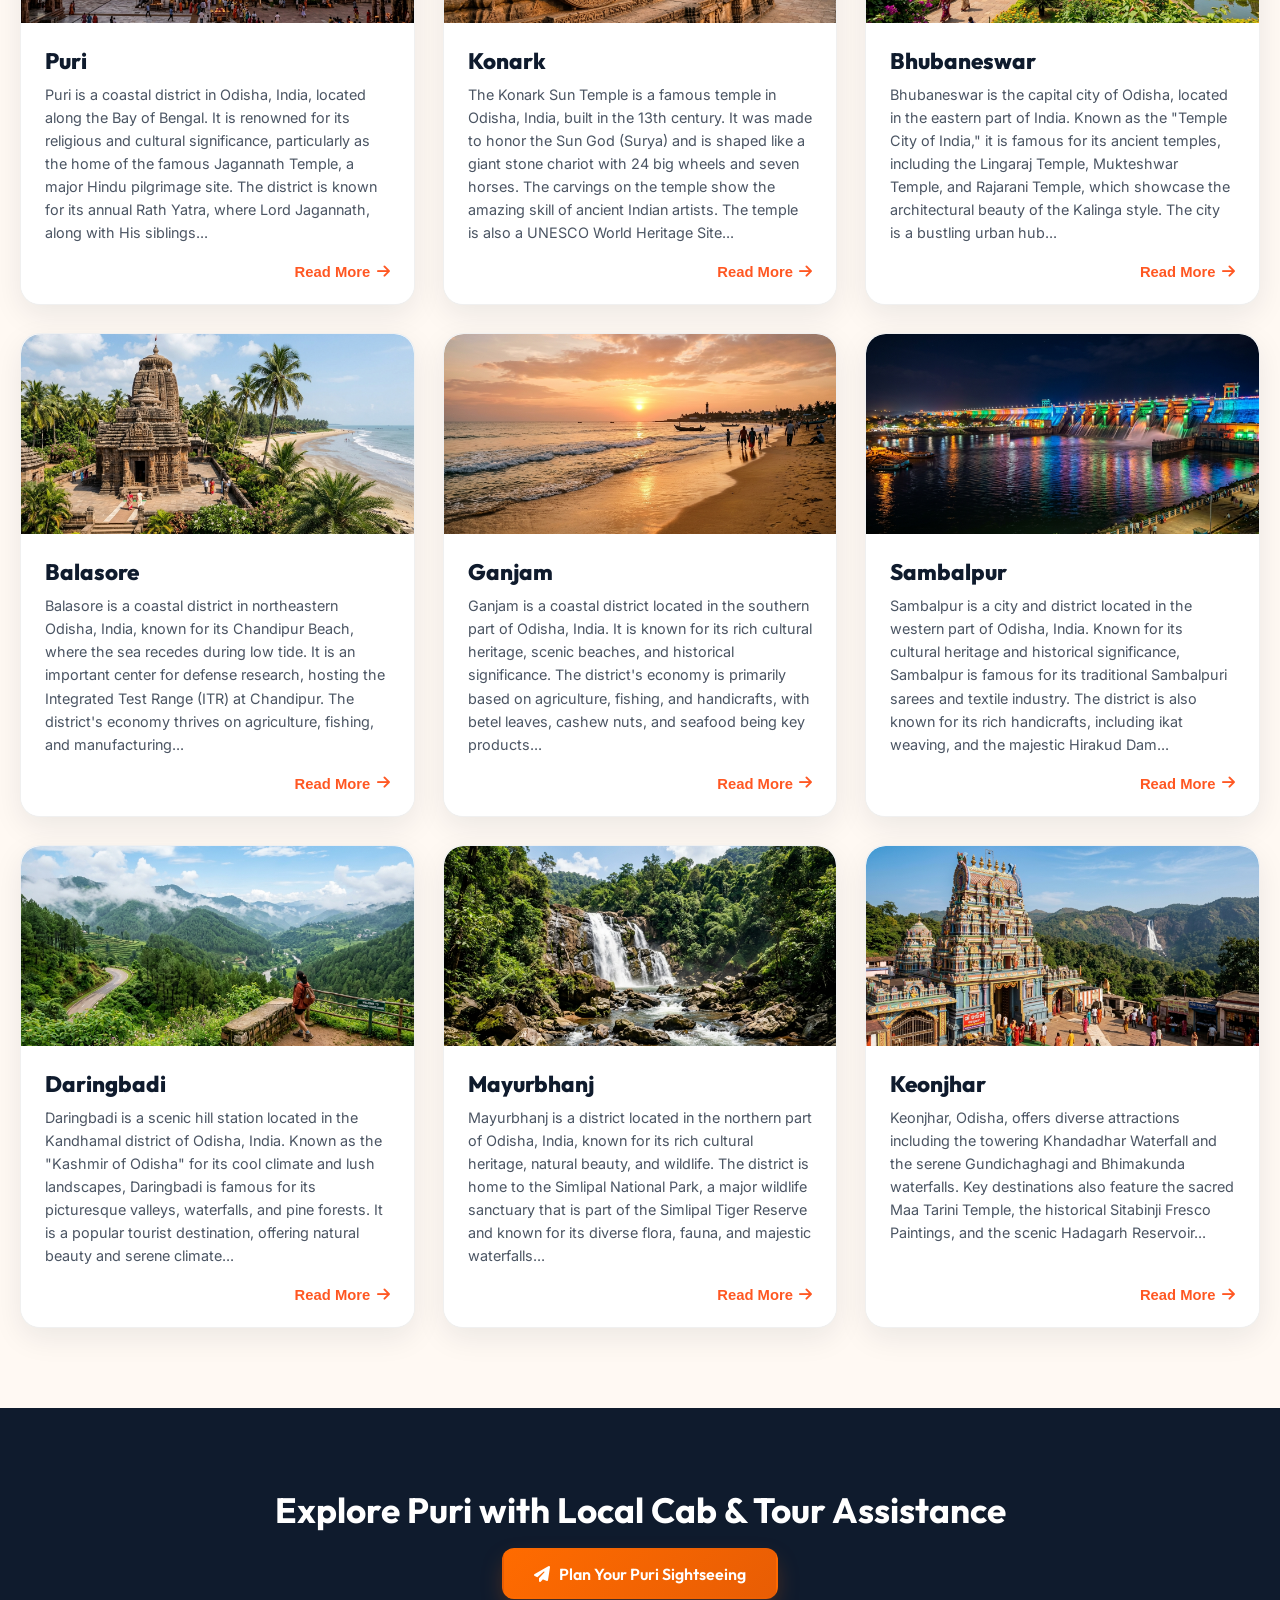
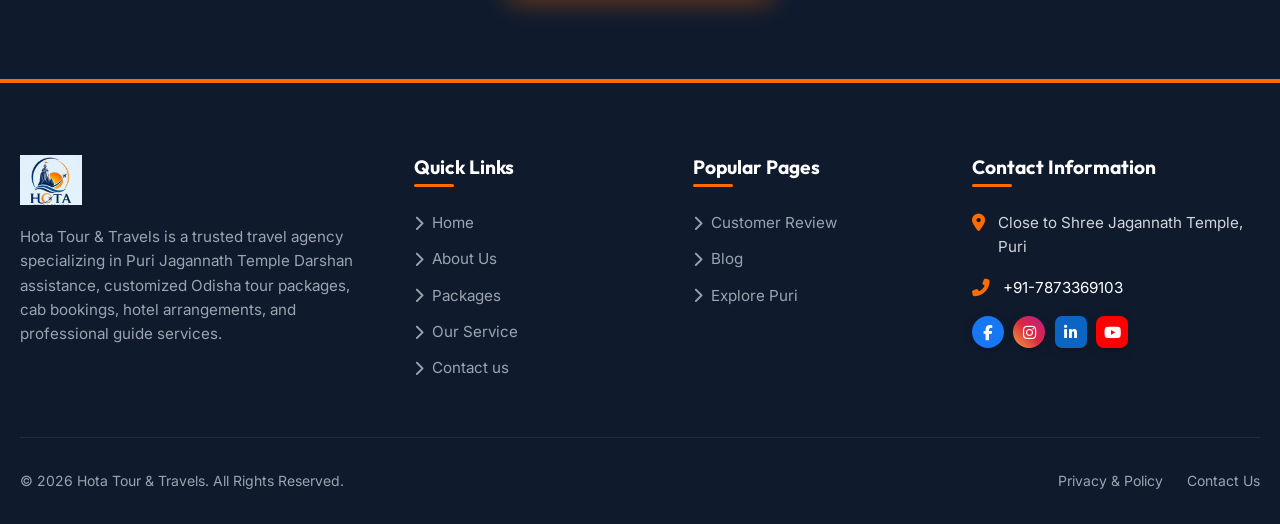
<file: explore-puri.html>
<!DOCTYPE html>
<html lang="en">
<head>
  <meta charset="UTF-8">
  <meta name="viewport" content="width=device-width, initial-scale=1.0">
  <title>Explore Puri — Top Tourist Attractions & Local Sightseeing | Hota Tour & Travels</title>
  <meta name="description" content="Discover top attractions in Puri, Odisha: Shree Jagannath Temple, Puri Golden Beach, Gundicha Temple, Swargadwar, Lokanath Temple, and Raghurajpur Craft Village.">
  <link rel="canonical" href="https://hotatourtravels.com/explore-puri/">

  <link rel="stylesheet" href="https://cdnjs.cloudflare.com/ajax/libs/font-awesome/6.4.0/css/all.min.css">
  <link rel="stylesheet" href="css/style.css">
  <link rel="stylesheet" href="css/pages.css">
</head>
<body>

  <!-- Top Bar -->
  <div class="topbar">
    <div class="container topbar-content">
      <div class="topbar-info">
        <div class="topbar-info-item"><i class="fas fa-map-marker-alt"></i> Operating Office Near Shree Jagannath Temple, Puri, Odisha</div>
        <div class="topbar-info-item"><i class="fas fa-phone-alt"></i> <a href="tel:+917873369103">+91-7873369103</a></div>
      </div>
      <div class="topbar-info">
        <span class="topbar-badge"><i class="fas fa-award"></i> 20+ Years Local Experience</span>
      </div>
    </div>
  </div>

  <!-- Header — Image 1 Exact Menu Layout -->
  <header class="header">
    <div class="container navbar">
      <a href="index.html" class="logo" style="display: flex; align-items: center; gap: 0.5rem;">
        <img src="images/logo.png" alt="Hota Tour & Travels Logo" style="height: 54px; width: auto; object-fit: contain;">
      </a>

      <!-- EXACT MENU LIKE IMAGE 1 -->
      <nav class="nav-links" id="navLinks">
        <a href="index.html" class="nav-link">Home</a>
        <a href="about.html" class="nav-link">About Us</a>
        <a href="puri-packages.html" class="nav-link">Packages</a>
        <a href="services.html" class="nav-link">Our Service</a>
        <a href="contact.html" class="nav-link">Contact us</a>
        <a href="reviews.html" class="nav-link">Customer Review</a>
        <a href="blog.html" class="nav-link">Blog</a>
        <a href="explore-puri.html" class="nav-link active">Explore Puri</a>
      </nav>

      <div class="nav-cta">
        <button type="button" onclick="openPlanTripModal(event)" class="btn btn-primary btn-sm btn-plan-trip"><i class="fas fa-calendar-check"></i> Plan Your Puri Trip</button>
        <button class="hamburger" id="hamburgerToggle" aria-label="Toggle Navigation"><i class="fas fa-bars"></i></button>
      </div>
    </div>
  </header>

  <section class="page-hero">
    <div class="container page-hero-content">
      <div class="breadcrumb"><a href="index.html">Home</a> <i class="fas fa-chevron-right"></i> <span>Explore Puri</span></div>
      <h1 class="page-hero-title">Discover the Holy City of Puri</h1>
      <p class="page-hero-subtitle">From sacred temple rituals to serene Golden Beach sunsets, explore the top attractions and cultural treasures of Puri Dham.</p>
    </div>
  </section>

  <section class="section-padding">
    <div class="container">
      <div class="feature-grid">
        <div class="feature-card">
          <div class="feature-icon">
            <i class="fas fa-gopuram"></i>
          </div>
          <h3 style="font-size: 1.35rem; margin-bottom: 0.4rem;">Shree Jagannath Temple</h3>
          <p style="font-size: 0.925rem; color: var(--text-muted);">The 12th-century sacred abode of Lord Jagannath, Balabhadra, and Subhadra. One of the Char Dham pilgrimage sites of India.</p>
        </div>

        <div class="feature-card">
          <div class="feature-icon">
            <i class="fas fa-umbrella-beach"></i>
          </div>
          <h3 style="font-size: 1.35rem; margin-bottom: 0.4rem;">Puri Golden Sea Beach</h3>
          <p style="font-size: 0.925rem; color: var(--text-muted);">Blue Flag certified golden sand beach famous for sunrise views, sea bath, evening beach market, and sand art displays.</p>
        </div>

        <div class="feature-card">
          <div class="feature-icon">
            <i class="fas fa-archway"></i>
          </div>
          <h3 style="font-size: 1.35rem; margin-bottom: 0.4rem;">Gundicha Temple</h3>
          <p style="font-size: 0.925rem; color: var(--text-muted);">The garden house of Lord Jagannath where the deities reside during the annual world-famous Ratha Yatra festival.</p>
        </div>

        <div class="feature-card">
          <div class="feature-icon">
            <i class="fas fa-torah"></i>
          </div>
          <h3 style="font-size: 1.35rem; margin-bottom: 0.4rem;">Lokanath Temple</h3>
          <p style="font-size: 0.925rem; color: var(--text-muted);">Ancient Lord Shiva shrine in Puri where the Shiva Lingam remains submerged in water, revealed during Pankoddhar Ekadasi.</p>
        </div>

        <div class="feature-card">
          <div class="feature-icon">
            <i class="fas fa-utensils"></i>
          </div>
          <h3 style="font-size: 1.35rem; margin-bottom: 0.4rem;">Anand Bazar (Mahaprasad)</h3>
          <p style="font-size: 0.925rem; color: var(--text-muted);">World's largest open-air food market inside Jagannath Temple offering sacred 56 Bhog Mahaprasad cooked in earthen pots.</p>
        </div>

        <div class="feature-card">
          <div class="feature-icon">
            <i class="fas fa-paint-brush"></i>
          </div>
          <h3 style="font-size: 1.35rem; margin-bottom: 0.4rem;">Raghurajpur Heritage Craft Village</h3>
          <p style="font-size: 0.925rem; color: var(--text-muted);">Famous artisan village near Puri renowned for traditional Pattachitra paintings, palm-leaf engravings, and wooden toys.</p>
        </div>
      </div>
    </div>
  </section>

  <!-- Odisha Destinations Section -->
  <section class="section-padding bg-cream">
    <div class="container">
      <h2 class="dest-section-title">Odisha Destinations</h2>
      
      <div class="dest-card-grid">
        <!-- Card 1: Puri -->
        <div class="dest-card">
          <div class="dest-card-img">
            <img src="images/puri_temple.jpg" alt="Puri Destination">
          </div>
          <div class="dest-card-body">
            <h3 class="dest-card-title">Puri</h3>
            <p class="dest-card-text">Puri is a coastal district in Odisha, India, located along the Bay of Bengal. It is renowned for its religious and cultural significance, particularly as the home of the famous Jagannath Temple, a major Hindu pilgrimage site. The district is known for its annual Rath Yatra, where Lord Jagannath, along with His siblings...</p>
            <div class="dest-card-footer">
              <button type="button" onclick="openPlanTripModal(event)" class="dest-card-link btn-plan-trip">Read More <i class="fas fa-arrow-right"></i></button>
            </div>
          </div>
        </div>

        <!-- Card 2: Konark -->
        <div class="dest-card">
          <div class="dest-card-img">
            <img src="images/konark_sun_temple_1786171174970.jpg" alt="Konark Destination">
          </div>
          <div class="dest-card-body">
            <h3 class="dest-card-title">Konark</h3>
            <p class="dest-card-text">The Konark Sun Temple is a famous temple in Odisha, India, built in the 13th century. It was made to honor the Sun God (Surya) and is shaped like a giant stone chariot with 24 big wheels and seven horses. The carvings on the temple show the amazing skill of ancient Indian artists. The temple is also a UNESCO World Heritage Site...</p>
            <div class="dest-card-footer">
              <button type="button" onclick="openPlanTripModal(event)" class="dest-card-link btn-plan-trip">Read More <i class="fas fa-arrow-right"></i></button>
            </div>
          </div>
        </div>

        <!-- Card 3: Bhubaneswar -->
        <div class="dest-card">
          <div class="dest-card-img">
            <img src="images/dest_bhubaneswar.jpg" alt="Bhubaneswar Destination">
          </div>
          <div class="dest-card-body">
            <h3 class="dest-card-title">Bhubaneswar</h3>
            <p class="dest-card-text">Bhubaneswar is the capital city of Odisha, located in the eastern part of India. Known as the "Temple City of India," it is famous for its ancient temples, including the Lingaraj Temple, Mukteshwar Temple, and Rajarani Temple, which showcase the architectural beauty of the Kalinga style. The city is a bustling urban hub...</p>
            <div class="dest-card-footer">
              <button type="button" onclick="openPlanTripModal(event)" class="dest-card-link btn-plan-trip">Read More <i class="fas fa-arrow-right"></i></button>
            </div>
          </div>
        </div>

        <!-- Card 4: Balasore -->
        <div class="dest-card">
          <div class="dest-card-img">
            <img src="images/dest_balasore.jpg" alt="Balasore Destination">
          </div>
          <div class="dest-card-body">
            <h3 class="dest-card-title">Balasore</h3>
            <p class="dest-card-text">Balasore is a coastal district in northeastern Odisha, India, known for its Chandipur Beach, where the sea recedes during low tide. It is an important center for defense research, hosting the Integrated Test Range (ITR) at Chandipur. The district's economy thrives on agriculture, fishing, and manufacturing...</p>
            <div class="dest-card-footer">
              <button type="button" onclick="openPlanTripModal(event)" class="dest-card-link btn-plan-trip">Read More <i class="fas fa-arrow-right"></i></button>
            </div>
          </div>
        </div>

        <!-- Card 5: Ganjam -->
        <div class="dest-card">
          <div class="dest-card-img">
            <img src="images/dest_ganjam.jpg" alt="Ganjam Destination">
          </div>
          <div class="dest-card-body">
            <h3 class="dest-card-title">Ganjam</h3>
            <p class="dest-card-text">Ganjam is a coastal district located in the southern part of Odisha, India. It is known for its rich cultural heritage, scenic beaches, and historical significance. The district's economy is primarily based on agriculture, fishing, and handicrafts, with betel leaves, cashew nuts, and seafood being key products...</p>
            <div class="dest-card-footer">
              <button type="button" onclick="openPlanTripModal(event)" class="dest-card-link btn-plan-trip">Read More <i class="fas fa-arrow-right"></i></button>
            </div>
          </div>
        </div>

        <!-- Card 6: Sambalpur -->
        <div class="dest-card">
          <div class="dest-card-img">
            <img src="images/dest_sambalpur.jpg" alt="Sambalpur Destination">
          </div>
          <div class="dest-card-body">
            <h3 class="dest-card-title">Sambalpur</h3>
            <p class="dest-card-text">Sambalpur is a city and district located in the western part of Odisha, India. Known for its cultural heritage and historical significance, Sambalpur is famous for its traditional Sambalpuri sarees and textile industry. The district is also known for its rich handicrafts, including ikat weaving, and the majestic Hirakud Dam...</p>
            <div class="dest-card-footer">
              <button type="button" onclick="openPlanTripModal(event)" class="dest-card-link btn-plan-trip">Read More <i class="fas fa-arrow-right"></i></button>
            </div>
          </div>
        </div>

        <!-- Card 7: Daringbadi -->
        <div class="dest-card">
          <div class="dest-card-img">
            <img src="images/dest_daringbadi.jpg" alt="Daringbadi Destination">
          </div>
          <div class="dest-card-body">
            <h3 class="dest-card-title">Daringbadi</h3>
            <p class="dest-card-text">Daringbadi is a scenic hill station located in the Kandhamal district of Odisha, India. Known as the "Kashmir of Odisha" for its cool climate and lush landscapes, Daringbadi is famous for its picturesque valleys, waterfalls, and pine forests. It is a popular tourist destination, offering natural beauty and serene climate...</p>
            <div class="dest-card-footer">
              <button type="button" onclick="openPlanTripModal(event)" class="dest-card-link btn-plan-trip">Read More <i class="fas fa-arrow-right"></i></button>
            </div>
          </div>
        </div>

        <!-- Card 8: Mayurbhanj -->
        <div class="dest-card">
          <div class="dest-card-img">
            <img src="images/dest_mayurbhanj.jpg" alt="Mayurbhanj Destination">
          </div>
          <div class="dest-card-body">
            <h3 class="dest-card-title">Mayurbhanj</h3>
            <p class="dest-card-text">Mayurbhanj is a district located in the northern part of Odisha, India, known for its rich cultural heritage, natural beauty, and wildlife. The district is home to the Simlipal National Park, a major wildlife sanctuary that is part of the Simlipal Tiger Reserve and known for its diverse flora, fauna, and majestic waterfalls...</p>
            <div class="dest-card-footer">
              <button type="button" onclick="openPlanTripModal(event)" class="dest-card-link btn-plan-trip">Read More <i class="fas fa-arrow-right"></i></button>
            </div>
          </div>
        </div>

        <!-- Card 9: Keonjhar -->
        <div class="dest-card">
          <div class="dest-card-img">
            <img src="images/dest_keonjhar.jpg" alt="Keonjhar Destination">
          </div>
          <div class="dest-card-body">
            <h3 class="dest-card-title">Keonjhar</h3>
            <p class="dest-card-text">Keonjhar, Odisha, offers diverse attractions including the towering Khandadhar Waterfall and the serene Gundichaghagi and Bhimakunda waterfalls. Key destinations also feature the sacred Maa Tarini Temple, the historical Sitabinji Fresco Paintings, and the scenic Hadagarh Reservoir...</p>
            <div class="dest-card-footer">
              <button type="button" onclick="openPlanTripModal(event)" class="dest-card-link btn-plan-trip">Read More <i class="fas fa-arrow-right"></i></button>
            </div>
          </div>
        </div>
      </div>
    </div>
  </section>

  <!-- Final CTA -->
  <section class="section-padding bg-navy text-center">
    <div class="container">
      <h2 style="font-size: 2.2rem; margin-bottom: 1rem; color: #FFF;">Explore Puri with Local Cab & Tour Assistance</h2>
      <button type="button" onclick="openPlanTripModal(event)" class="btn btn-primary btn-plan-trip"><i class="fas fa-paper-plane"></i> Plan Your Puri Sightseeing</button>
    </div>
  </section>

  <!-- Global Footer -->
  <footer class="footer">
    <div class="container">
      <div class="footer-grid">
        <div class="footer-brand">
          <a href="index.html" class="logo" style="margin-bottom: 1rem; display: flex; align-items: center;">
            <img src="images/logo.png" alt="Hota Tour & Travels Logo" style="height: 50px; width: auto;">
          </a>
          <p class="footer-about">Hota Tour & Travels is a trusted travel agency specializing in Puri Jagannath Temple Darshan assistance, customized Odisha tour packages, cab bookings, hotel arrangements, and professional guide services.</p>
        </div>

        <div>
          <h4 class="footer-title">Quick Links</h4>
          <ul class="footer-links">
            <li><a href="index.html" class="footer-link"><i class="fas fa-chevron-right"></i> Home</a></li>
            <li><a href="about.html" class="footer-link"><i class="fas fa-chevron-right"></i> About Us</a></li>
            <li><a href="puri-packages.html" class="footer-link"><i class="fas fa-chevron-right"></i> Packages</a></li>
            <li><a href="services.html" class="footer-link"><i class="fas fa-chevron-right"></i> Our Service</a></li>
            <li><a href="contact.html" class="footer-link"><i class="fas fa-chevron-right"></i> Contact us</a></li>
          </ul>
        </div>

        <div>
          <h4 class="footer-title">Popular Pages</h4>
          <ul class="footer-links">
            <li><a href="reviews.html" class="footer-link"><i class="fas fa-chevron-right"></i> Customer Review</a></li>
            <li><a href="blog.html" class="footer-link"><i class="fas fa-chevron-right"></i> Blog</a></li>
            <li><a href="explore-puri.html" class="footer-link"><i class="fas fa-chevron-right"></i> Explore Puri</a></li>
          </ul>
        </div>

        <div>
          <h4 class="footer-title">Contact Information</h4>
          <div class="footer-contact-item"><i class="fas fa-map-marker-alt"></i> Close to Shree Jagannath Temple, Puri</div>
          <div class="footer-contact-item"><i class="fas fa-phone-alt"></i> <a href="tel:+917873369103" style="color: #FFF;">+91-7873369103</a></div>
          <div style="display: flex; gap: 0.6rem; margin-top: 0.85rem;">
            <a href="https://facebook.com" target="_blank" aria-label="Facebook" class="social-icon facebook"><i class="fab fa-facebook-f"></i></a>
            <a href="https://instagram.com" target="_blank" aria-label="Instagram" class="social-icon instagram"><i class="fab fa-instagram"></i></a>
            <a href="https://linkedin.com" target="_blank" aria-label="LinkedIn" class="social-icon linkedin"><i class="fab fa-linkedin-in"></i></a>
            <a href="https://youtube.com" target="_blank" aria-label="YouTube" class="social-icon youtube"><i class="fab fa-youtube"></i></a>
          </div>
        </div>
      </div>

      <div class="footer-bottom">
        <p>&copy; 2026 Hota Tour & Travels. All Rights Reserved.</p>
        <div class="footer-bottom-links">
          <a href="privacy.html">Privacy & Policy</a>
          <a href="contact.html">Contact Us</a>
        </div>
      </div>
    </div>
  </footer>

  <div class="floating-actions">
    <a href="https://wa.me/917873369103?text=Hello%20Hota%20Tour%20%26%20Travels" target="_blank" class="float-btn float-whatsapp"><i class="fab fa-whatsapp"></i></a>
    <a href="tel:+917873369103" class="float-btn float-call"><i class="fas fa-phone-alt"></i></a>
  </div>

  <script src="js/main.js"></script>
</body>
</html>
</file>
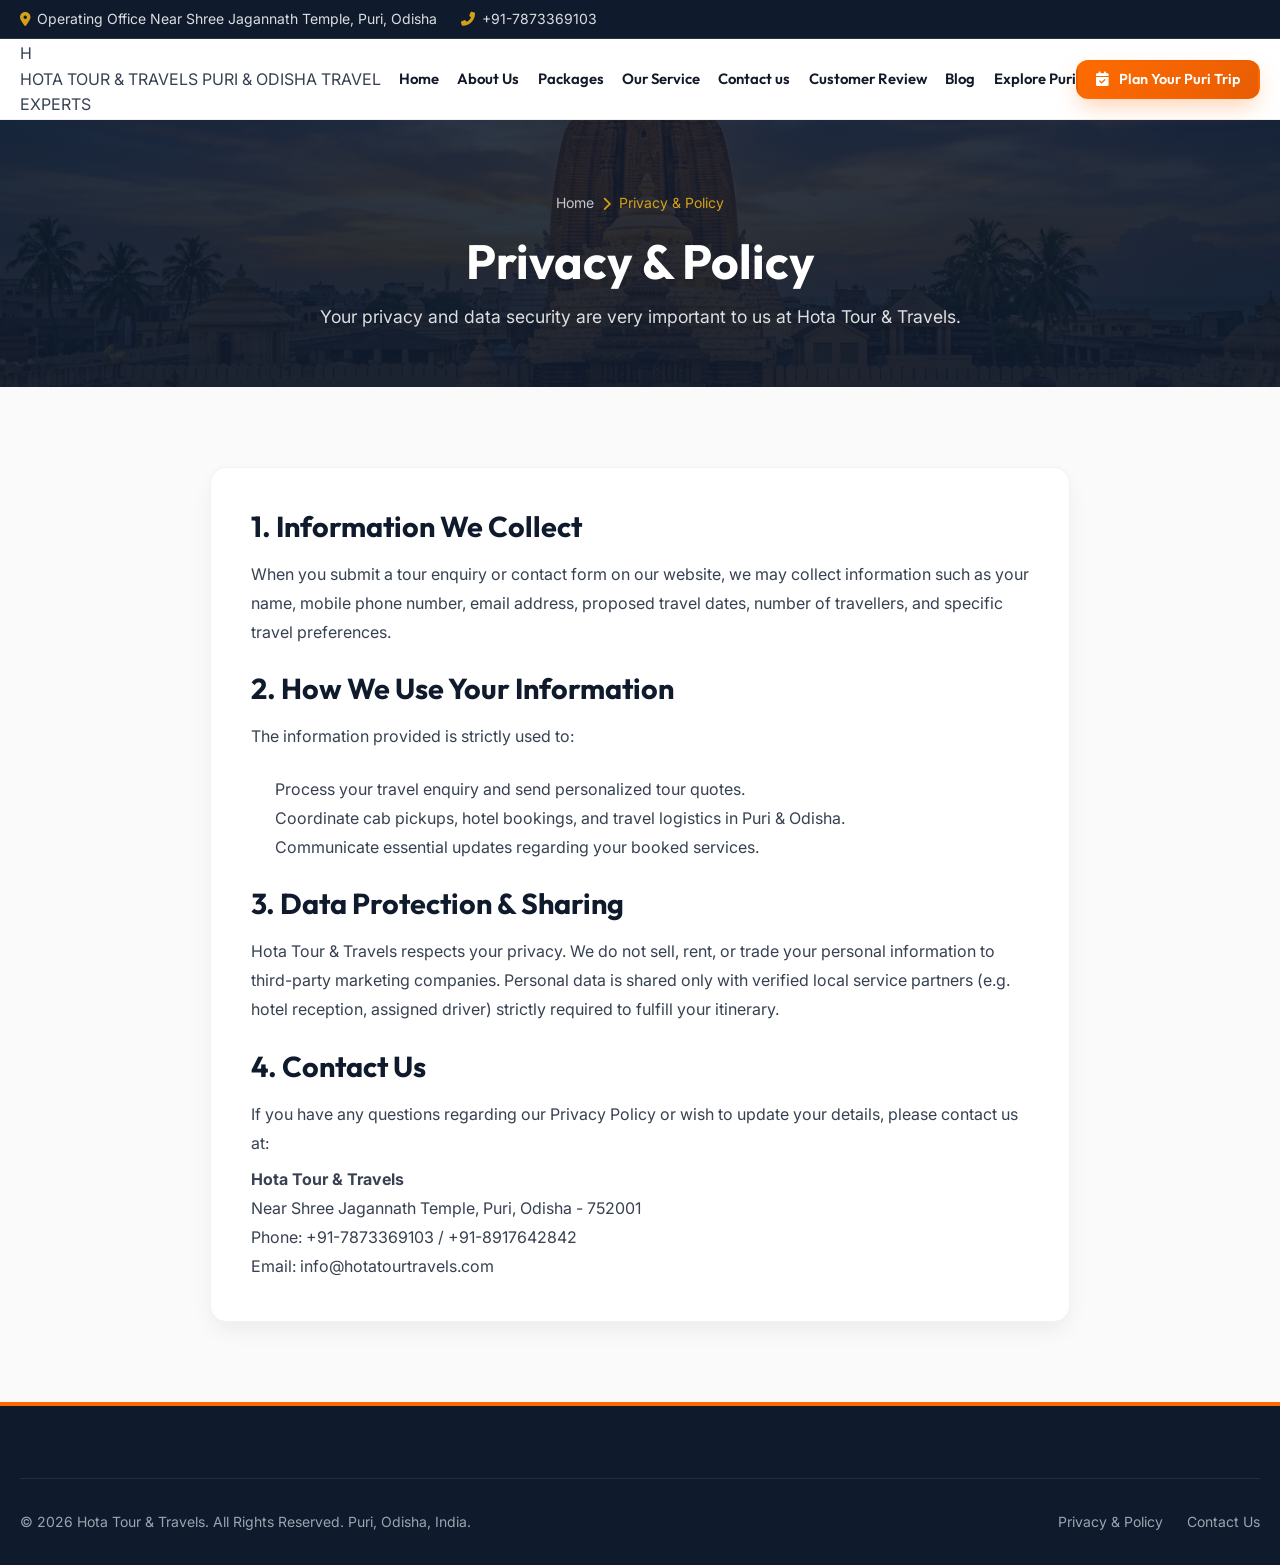
<file: privacy.html>
<!DOCTYPE html>
<html lang="en">
<head>
  <meta charset="UTF-8">
  <meta name="viewport" content="width=device-width, initial-scale=1.0">
  <title>Privacy Policy — Hota Tour & Travels | Puri, Odisha</title>
  <meta name="description" content="Privacy Policy for Hota Tour & Travels. Learn how we handle customer data, enquiry submissions, and travel booking privacy responsibly.">
  <link rel="canonical" href="https://hotatourtravels.com/privacy/">

  <link rel="stylesheet" href="https://cdnjs.cloudflare.com/ajax/libs/font-awesome/6.4.0/css/all.min.css">
  <link rel="stylesheet" href="css/style.css">
  <link rel="stylesheet" href="css/pages.css">
</head>
<body>

  <!-- Top Bar Header -->
  <div class="topbar">
    <div class="container topbar-content">
      <div class="topbar-info">
        <div class="topbar-info-item"><i class="fas fa-map-marker-alt"></i> Operating Office Near Shree Jagannath Temple, Puri, Odisha</div>
        <div class="topbar-info-item"><i class="fas fa-phone-alt"></i> <a href="tel:+917873369103">+91-7873369103</a></div>
      </div>
    </div>
  </div>

  <!-- Header -->
  <header class="header">
    <div class="container navbar">
      <a href="index.html" class="logo">
        <div class="logo-icon">H</div>
        <div class="logo-text">
          <span class="logo-title">HOTA <span>TOUR & TRAVELS</span></span>
          <span class="logo-subtitle">PURI & ODISHA TRAVEL EXPERTS</span>
        </div>
      </a>

      <nav class="nav-links" id="navLinks">
        <a href="index.html" class="nav-link">Home</a>
        <a href="about.html" class="nav-link">About Us</a>
        <a href="puri-packages.html" class="nav-link">Packages</a>
        <a href="services.html" class="nav-link">Our Service</a>
        <a href="contact.html" class="nav-link">Contact us</a>
        <a href="reviews.html" class="nav-link">Customer Review</a>
        <a href="blog.html" class="nav-link">Blog</a>
        <a href="explore-puri.html" class="nav-link">Explore Puri</a>
      </nav>

      <div class="nav-cta">
        <button type="button" onclick="openPlanTripModal(event)" class="btn btn-primary btn-sm btn-plan-trip"><i class="fas fa-calendar-check"></i> Plan Your Puri Trip</button>
        <button class="hamburger" id="hamburgerToggle" aria-label="Toggle Navigation"><i class="fas fa-bars"></i></button>
      </div>
    </div>
  </header>

  <section class="page-hero">
    <div class="container page-hero-content">
      <div class="breadcrumb"><a href="index.html">Home</a> <i class="fas fa-chevron-right"></i> <span>Privacy & Policy</span></div>
      <h1 class="page-hero-title">Privacy & Policy</h1>
      <p class="page-hero-subtitle">Your privacy and data security are very important to us at Hota Tour & Travels.</p>
    </div>
  </section>

  <section class="section-padding">
    <div class="container" style="max-width: 900px;">
      <div class="card" style="padding: 2.5rem; line-height: 1.8;">
        <h2 style="font-size: 1.8rem; color: var(--deep-navy); margin-bottom: 1rem;">1. Information We Collect</h2>
        <p style="margin-bottom: 1.5rem;">When you submit a tour enquiry or contact form on our website, we may collect information such as your name, mobile phone number, email address, proposed travel dates, number of travellers, and specific travel preferences.</p>

        <h2 style="font-size: 1.8rem; color: var(--deep-navy); margin-bottom: 1rem;">2. How We Use Your Information</h2>
        <p style="margin-bottom: 1.5rem;">The information provided is strictly used to:</p>
        <ul style="margin-bottom: 1.5rem; padding-left: 1.5rem;">
          <li>Process your travel enquiry and send personalized tour quotes.</li>
          <li>Coordinate cab pickups, hotel bookings, and travel logistics in Puri & Odisha.</li>
          <li>Communicate essential updates regarding your booked services.</li>
        </ul>

        <h2 style="font-size: 1.8rem; color: var(--deep-navy); margin-bottom: 1rem;">3. Data Protection & Sharing</h2>
        <p style="margin-bottom: 1.5rem;">Hota Tour & Travels respects your privacy. We do not sell, rent, or trade your personal information to third-party marketing companies. Personal data is shared only with verified local service partners (e.g. hotel reception, assigned driver) strictly required to fulfill your itinerary.</p>

        <h2 style="font-size: 1.8rem; color: var(--deep-navy); margin-bottom: 1rem;">4. Contact Us</h2>
        <p>If you have any questions regarding our Privacy Policy or wish to update your details, please contact us at:</p>
        <p style="margin-top: 0.5rem;"><strong>Hota Tour & Travels</strong><br>Near Shree Jagannath Temple, Puri, Odisha - 752001<br>Phone: +91-7873369103 / +91-8917642842<br>Email: info@hotatourtravels.com</p>
      </div>
    </div>
  </section>

  <!-- Global Footer -->
  <footer class="footer">
    <div class="container">
      <div class="footer-bottom">
        <p>&copy; 2026 Hota Tour & Travels. All Rights Reserved. Puri, Odisha, India.</p>
        <div class="footer-bottom-links">
          <a href="privacy.html">Privacy & Policy</a>
          <a href="contact.html">Contact Us</a>
        </div>
      </div>
    </div>
  </footer>

  <script src="js/main.js"></script>
</body>
</html>
</file>
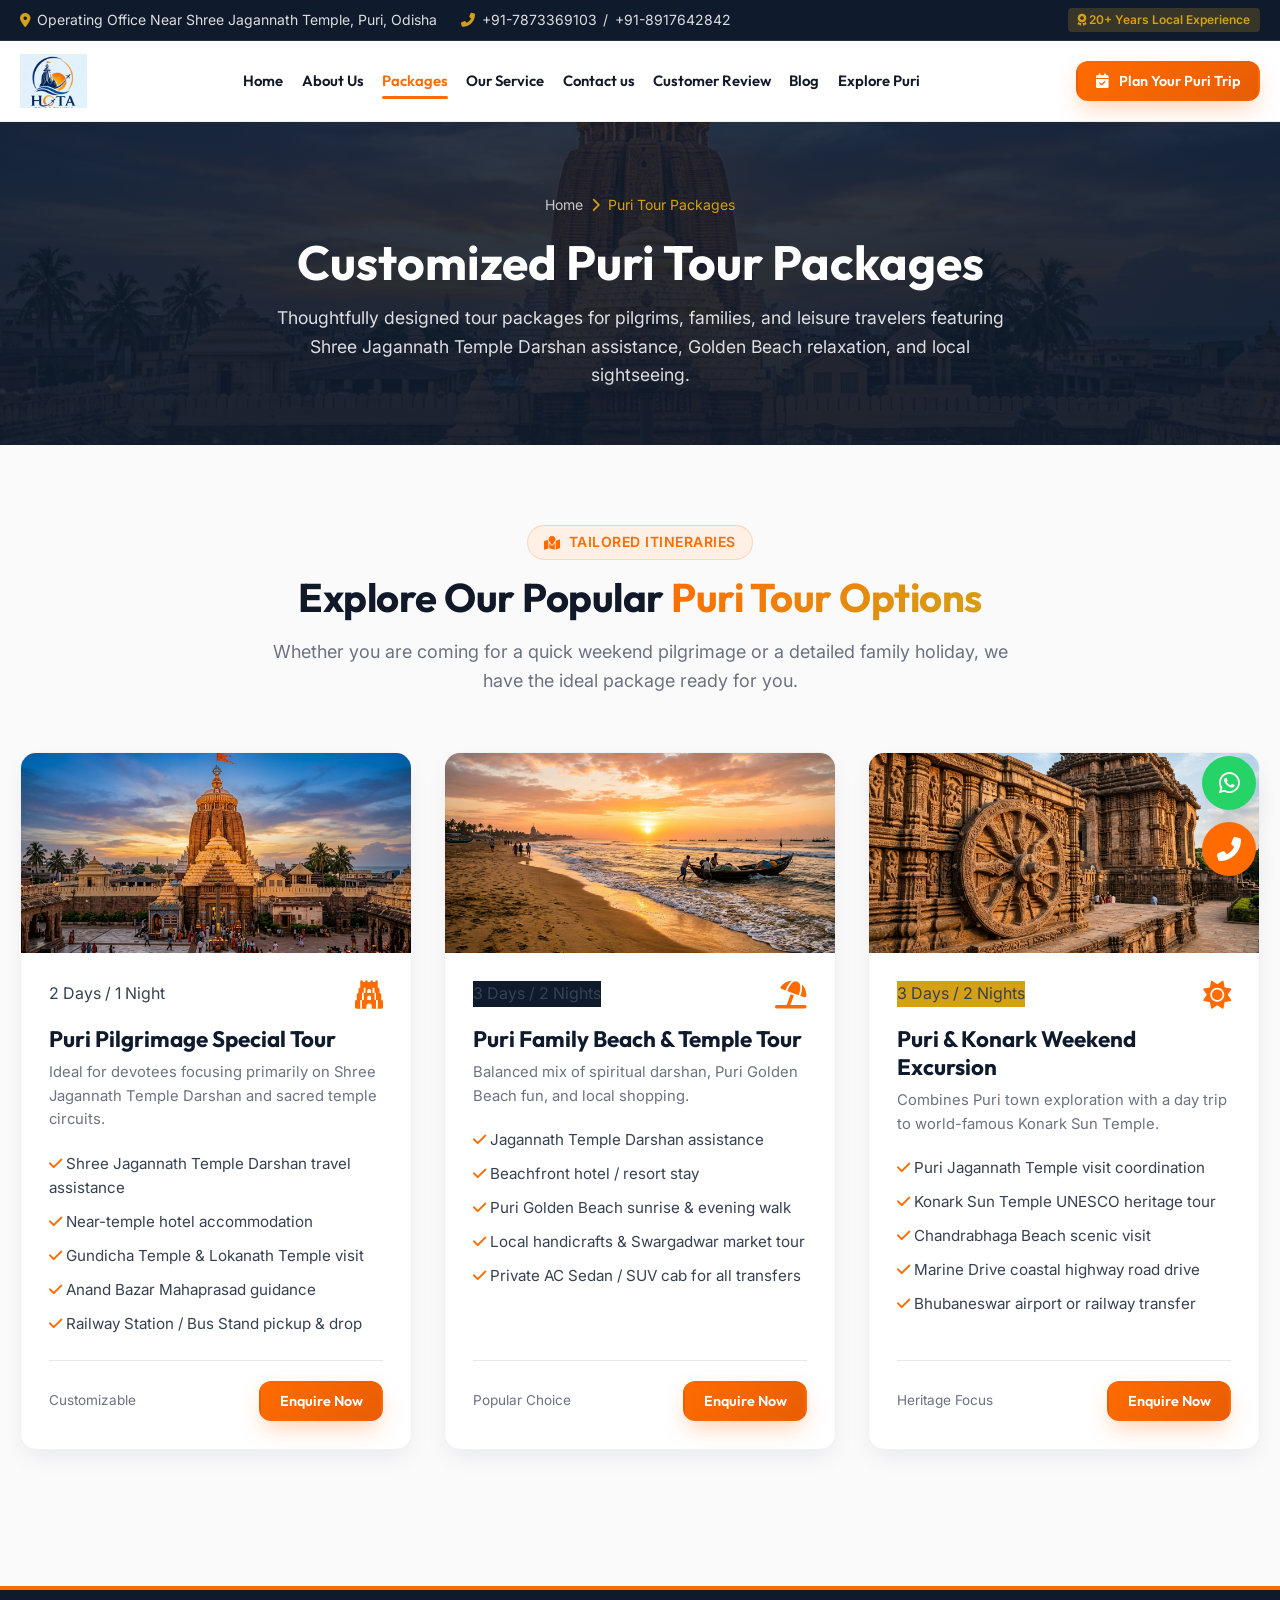
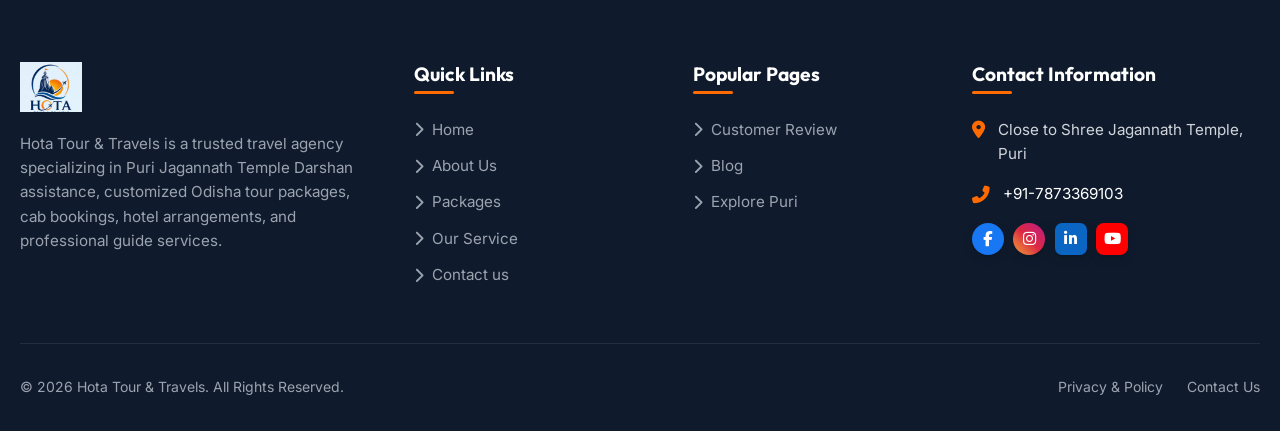
<file: puri-packages.html>
<!DOCTYPE html>
<html lang="en">
<head>
  <meta charset="UTF-8">
  <meta name="viewport" content="width=device-width, initial-scale=1.0">
  <title>Puri Tour Packages — Pilgrimage, Family & Sightseeing Tours | Hota Tour & Travels</title>
  <meta name="description" content="Explore customized Puri tour packages by Hota Tour & Travels. Ideal for Jagannath Temple pilgrimage, family beach holidays, and local Puri sightseeing with 20+ years of trusted local expertise.">
  <meta name="keywords" content="Puri tour packages, Puri pilgrimage package, Puri family tour package, Puri weekend tour, Puri sightseeing itinerary">
  <link rel="canonical" href="https://hotatourtravels.com/puri-tour-packages/">

  <link rel="stylesheet" href="https://cdnjs.cloudflare.com/ajax/libs/font-awesome/6.4.0/css/all.min.css">
  <link rel="stylesheet" href="css/style.css">
  <link rel="stylesheet" href="css/pages.css">
</head>
<body>

  <!-- Top Bar Header -->
  <div class="topbar">
    <div class="container topbar-content">
      <div class="topbar-info">
        <div class="topbar-info-item">
          <i class="fas fa-map-marker-alt"></i>
          <span>Operating Office Near Shree Jagannath Temple, Puri, Odisha</span>
        </div>
        <div class="topbar-info-item">
          <i class="fas fa-phone-alt"></i>
          <a href="tel:+917873369103">+91-7873369103</a> / <a href="tel:+918917642842">+91-8917642842</a>
        </div>
      </div>
      <div class="topbar-info">
        <span class="topbar-badge"><i class="fas fa-award"></i> 20+ Years Local Experience</span>
      </div>
    </div>
  </div>

  <!-- Main Navigation Header -->
  <header class="header">
    <div class="container navbar">
      <a href="index.html" class="logo" style="display: flex; align-items: center; gap: 0.5rem;">
        <img src="images/logo.png" alt="Hota Tour & Travels Logo" style="height: 54px; width: auto; object-fit: contain;">
      </a>

      <!-- EXACT MENU -->
      <nav class="nav-links" id="navLinks">
        <a href="index.html" class="nav-link">Home</a>
        <a href="about.html" class="nav-link">About Us</a>
        <a href="puri-packages.html" class="nav-link active">Packages</a>
        <a href="services.html" class="nav-link">Our Service</a>
        <a href="contact.html" class="nav-link">Contact us</a>
        <a href="reviews.html" class="nav-link">Customer Review</a>
        <a href="blog.html" class="nav-link">Blog</a>
        <a href="explore-puri.html" class="nav-link">Explore Puri</a>
      </nav>

      <div class="nav-cta">
        <button type="button" onclick="openPlanTripModal(event)" class="btn btn-primary btn-sm btn-plan-trip"><i class="fas fa-calendar-check"></i> Plan Your Puri Trip</button>
        <button class="hamburger" id="hamburgerToggle" aria-label="Toggle Navigation">
          <i class="fas fa-bars"></i>
        </button>
      </div>
    </div>
  </header>

  <!-- Page Hero Header -->
  <section class="page-hero">
    <div class="container page-hero-content">
      <div class="breadcrumb">
        <a href="index.html">Home</a> <i class="fas fa-chevron-right"></i> <span>Puri Tour Packages</span>
      </div>
      <h1 class="page-hero-title">Customized Puri Tour Packages</h1>
      <p class="page-hero-subtitle">Thoughtfully designed tour packages for pilgrims, families, and leisure travelers featuring Shree Jagannath Temple Darshan assistance, Golden Beach relaxation, and local sightseeing.</p>
    </div>
  </section>

  <!-- Content Section -->
  <section class="section-padding">
    <div class="container">
      <div class="section-header text-center">
        <span class="section-tag"><i class="fas fa-map-marked"></i> Tailored Itineraries</span>
        <h2 class="section-title">Explore Our Popular <span>Puri Tour Options</span></h2>
        <p class="section-desc">Whether you are coming for a quick weekend pilgrimage or a detailed family holiday, we have the ideal package ready for you.</p>
      </div>

      <div style="display: grid; grid-template-columns: repeat(auto-fit, minmax(320px, 1fr)); gap: 2rem; margin-bottom: 3.5rem;">
        <!-- Package Card 1 -->
        <div class="card" style="display: flex; flex-direction: column;">
          <div class="card-img-wrapper">
            <img src="images/service_darshan.jpg" alt="Puri Pilgrimage Special Tour">
          </div>
          <div style="padding: 1.75rem; display: flex; flex-direction: column; flex-grow: 1;">
            <div style="display: flex; justify-content: space-between; align-items: flex-start; margin-bottom: 1rem;">
              <span class="package-badge">2 Days / 1 Night</span>
              <i class="fas fa-gopuram text-saffron" style="font-size: 1.75rem;"></i>
            </div>
            <h3 style="font-size: 1.4rem; margin-bottom: 0.5rem; color: var(--deep-navy);">Puri Pilgrimage Special Tour</h3>
            <p style="font-size: 0.925rem; color: var(--text-muted); margin-bottom: 1.25rem;">Ideal for devotees focusing primarily on Shree Jagannath Temple Darshan and sacred temple circuits.</p>

            <ul style="display: flex; flex-direction: column; gap: 0.6rem; margin-bottom: 1.5rem; font-size: 0.95rem;">
              <li><i class="fas fa-check text-saffron"></i> Shree Jagannath Temple Darshan travel assistance</li>
              <li><i class="fas fa-check text-saffron"></i> Near-temple hotel accommodation</li>
              <li><i class="fas fa-check text-saffron"></i> Gundicha Temple & Lokanath Temple visit</li>
              <li><i class="fas fa-check text-saffron"></i> Anand Bazar Mahaprasad guidance</li>
              <li><i class="fas fa-check text-saffron"></i> Railway Station / Bus Stand pickup & drop</li>
            </ul>

            <div style="margin-top: auto; padding-top: 1.25rem; border-top: 1px solid var(--border-color); display: flex; justify-content: space-between; align-items: center;">
              <span style="font-size: 0.85rem; color: var(--text-muted);">Customizable</span>
              <button type="button" onclick="openPlanTripModal(event)" class="btn btn-primary btn-sm btn-plan-trip">Enquire Now</button>
            </div>
          </div>
        </div>

        <!-- Package Card 2 -->
        <div class="card" style="display: flex; flex-direction: column;">
          <div class="card-img-wrapper">
            <img src="images/puri_beach_golden_1786171123078.jpg" alt="Puri Family Beach & Temple Tour">
          </div>
          <div style="padding: 1.75rem; display: flex; flex-direction: column; flex-grow: 1;">
            <div style="display: flex; justify-content: space-between; align-items: flex-start; margin-bottom: 1rem;">
              <span class="package-badge" style="background: var(--deep-navy);">3 Days / 2 Nights</span>
              <i class="fas fa-umbrella-beach text-saffron" style="font-size: 1.75rem;"></i>
            </div>
            <h3 style="font-size: 1.4rem; margin-bottom: 0.5rem; color: var(--deep-navy);">Puri Family Beach & Temple Tour</h3>
            <p style="font-size: 0.925rem; color: var(--text-muted); margin-bottom: 1.25rem;">Balanced mix of spiritual darshan, Puri Golden Beach fun, and local shopping.</p>

            <ul style="display: flex; flex-direction: column; gap: 0.6rem; margin-bottom: 1.5rem; font-size: 0.95rem;">
              <li><i class="fas fa-check text-saffron"></i> Jagannath Temple Darshan assistance</li>
              <li><i class="fas fa-check text-saffron"></i> Beachfront hotel / resort stay</li>
              <li><i class="fas fa-check text-saffron"></i> Puri Golden Beach sunrise & evening walk</li>
              <li><i class="fas fa-check text-saffron"></i> Local handicrafts & Swargadwar market tour</li>
              <li><i class="fas fa-check text-saffron"></i> Private AC Sedan / SUV cab for all transfers</li>
            </ul>

            <div style="margin-top: auto; padding-top: 1.25rem; border-top: 1px solid var(--border-color); display: flex; justify-content: space-between; align-items: center;">
              <span style="font-size: 0.85rem; color: var(--text-muted);">Popular Choice</span>
              <button type="button" onclick="openPlanTripModal(event)" class="btn btn-primary btn-sm btn-plan-trip">Enquire Now</button>
            </div>
          </div>
        </div>

        <!-- Package Card 3 -->
        <div class="card" style="display: flex; flex-direction: column;">
          <div class="card-img-wrapper">
            <img src="images/konark_sun_temple_1786171174970.jpg" alt="Puri & Konark Weekend Excursion">
          </div>
          <div style="padding: 1.75rem; display: flex; flex-direction: column; flex-grow: 1;">
            <div style="display: flex; justify-content: space-between; align-items: flex-start; margin-bottom: 1rem;">
              <span class="package-badge" style="background: var(--temple-gold);">3 Days / 2 Nights</span>
              <i class="fas fa-sun text-saffron" style="font-size: 1.75rem;"></i>
            </div>
            <h3 style="font-size: 1.4rem; margin-bottom: 0.5rem; color: var(--deep-navy);">Puri & Konark Weekend Excursion</h3>
            <p style="font-size: 0.925rem; color: var(--text-muted); margin-bottom: 1.25rem;">Combines Puri town exploration with a day trip to world-famous Konark Sun Temple.</p>

            <ul style="display: flex; flex-direction: column; gap: 0.6rem; margin-bottom: 1.5rem; font-size: 0.95rem;">
              <li><i class="fas fa-check text-saffron"></i> Puri Jagannath Temple visit coordination</li>
              <li><i class="fas fa-check text-saffron"></i> Konark Sun Temple UNESCO heritage tour</li>
              <li><i class="fas fa-check text-saffron"></i> Chandrabhaga Beach scenic visit</li>
              <li><i class="fas fa-check text-saffron"></i> Marine Drive coastal highway road drive</li>
              <li><i class="fas fa-check text-saffron"></i> Bhubaneswar airport or railway transfer</li>
            </ul>

            <div style="margin-top: auto; padding-top: 1.25rem; border-top: 1px solid var(--border-color); display: flex; justify-content: space-between; align-items: center;">
              <span style="font-size: 0.85rem; color: var(--text-muted);">Heritage Focus</span>
              <button type="button" onclick="openPlanTripModal(event)" class="btn btn-primary btn-sm btn-plan-trip">Enquire Now</button>
            </div>
          </div>
        </div>
      </div>
    </div>
  </section>

  <!-- Global Footer -->
  <footer class="footer">
    <div class="container">
      <div class="footer-grid">
        <div class="footer-brand">
          <a href="index.html" class="logo" style="margin-bottom: 1rem; display: flex; align-items: center;">
            <img src="images/logo.png" alt="Hota Tour & Travels Logo" style="height: 50px; width: auto;">
          </a>
          <p class="footer-about">Hota Tour & Travels is a trusted travel agency specializing in Puri Jagannath Temple Darshan assistance, customized Odisha tour packages, cab bookings, hotel arrangements, and professional guide services.</p>
        </div>

        <div>
          <h4 class="footer-title">Quick Links</h4>
          <ul class="footer-links">
            <li><a href="index.html" class="footer-link"><i class="fas fa-chevron-right"></i> Home</a></li>
            <li><a href="about.html" class="footer-link"><i class="fas fa-chevron-right"></i> About Us</a></li>
            <li><a href="puri-packages.html" class="footer-link"><i class="fas fa-chevron-right"></i> Packages</a></li>
            <li><a href="services.html" class="footer-link"><i class="fas fa-chevron-right"></i> Our Service</a></li>
            <li><a href="contact.html" class="footer-link"><i class="fas fa-chevron-right"></i> Contact us</a></li>
          </ul>
        </div>

        <div>
          <h4 class="footer-title">Popular Pages</h4>
          <ul class="footer-links">
            <li><a href="reviews.html" class="footer-link"><i class="fas fa-chevron-right"></i> Customer Review</a></li>
            <li><a href="blog.html" class="footer-link"><i class="fas fa-chevron-right"></i> Blog</a></li>
            <li><a href="explore-puri.html" class="footer-link"><i class="fas fa-chevron-right"></i> Explore Puri</a></li>
          </ul>
        </div>

        <div>
          <h4 class="footer-title">Contact Information</h4>
          <div class="footer-contact-item"><i class="fas fa-map-marker-alt"></i> Close to Shree Jagannath Temple, Puri</div>
          <div class="footer-contact-item"><i class="fas fa-phone-alt"></i> <a href="tel:+917873369103" style="color: #FFF;">+91-7873369103</a></div>
          <div style="display: flex; gap: 0.6rem; margin-top: 0.85rem;">
            <a href="https://facebook.com" target="_blank" aria-label="Facebook" class="social-icon facebook"><i class="fab fa-facebook-f"></i></a>
            <a href="https://instagram.com" target="_blank" aria-label="Instagram" class="social-icon instagram"><i class="fab fa-instagram"></i></a>
            <a href="https://linkedin.com" target="_blank" aria-label="LinkedIn" class="social-icon linkedin"><i class="fab fa-linkedin-in"></i></a>
            <a href="https://youtube.com" target="_blank" aria-label="YouTube" class="social-icon youtube"><i class="fab fa-youtube"></i></a>
          </div>
        </div>
      </div>

      <div class="footer-bottom">
        <p>&copy; 2026 Hota Tour & Travels. All Rights Reserved.</p>
        <div class="footer-bottom-links">
          <a href="privacy.html">Privacy & Policy</a>
          <a href="contact.html">Contact Us</a>
        </div>
      </div>
    </div>
  </footer>

  <div class="floating-actions">
    <a href="https://wa.me/917873369103?text=Hello%20Hota%20Tour%20%26%20Travels" target="_blank" class="float-btn float-whatsapp"><i class="fab fa-whatsapp"></i></a>
    <a href="tel:+917873369103" class="float-btn float-call"><i class="fas fa-phone-alt"></i></a>
  </div>

  <script src="js/main.js"></script>
</body>
</html>
</file>
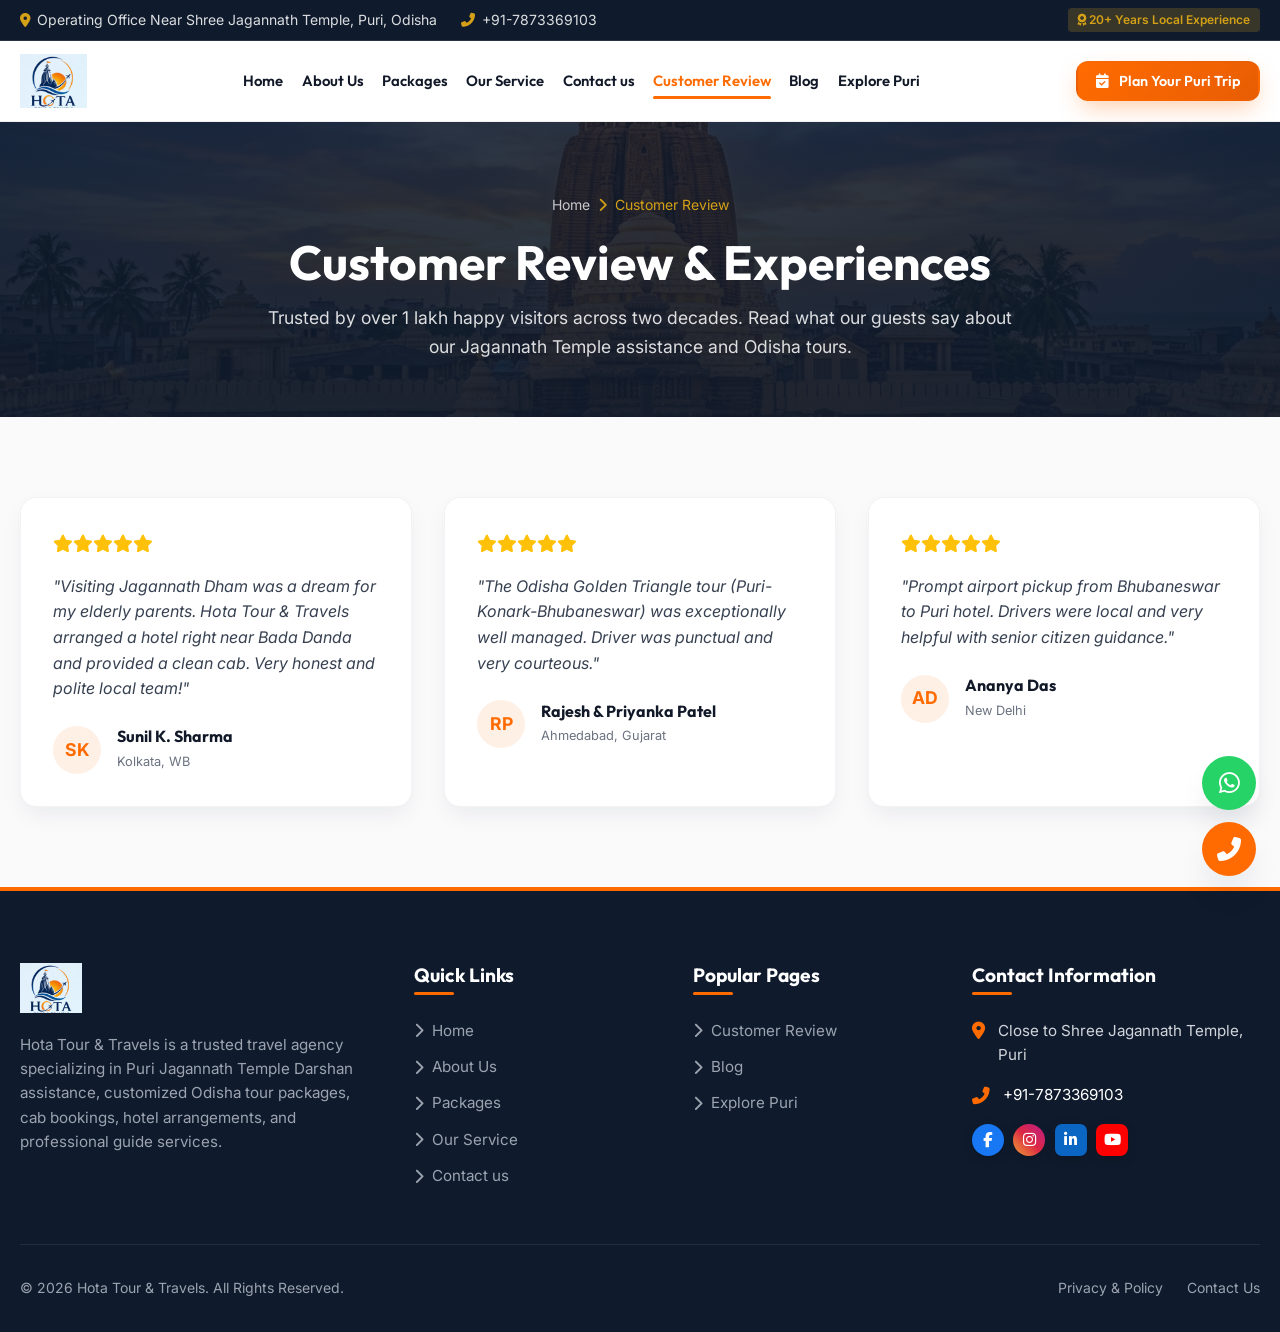
<file: reviews.html>
<!DOCTYPE html>
<html lang="en">
<head>
  <meta charset="UTF-8">
  <meta name="viewport" content="width=device-width, initial-scale=1.0">
  <title>Customer Review — Hota Tour & Travels | Verified Visitor Testimonials</title>
  <meta name="description" content="Read Customer Review and testimonials from pilgrims and tourists who experienced Puri Jagannath Temple Darshan and Odisha tours with Hota Tour & Travels.">
  <link rel="canonical" href="https://hotatourtravels.com/reviews/">

  <link rel="stylesheet" href="https://cdnjs.cloudflare.com/ajax/libs/font-awesome/6.4.0/css/all.min.css">
  <link rel="stylesheet" href="css/style.css">
  <link rel="stylesheet" href="css/home.css">
  <link rel="stylesheet" href="css/pages.css">
</head>
<body>

  <!-- Top Bar Header -->
  <div class="topbar">
    <div class="container topbar-content">
      <div class="topbar-info">
        <div class="topbar-info-item"><i class="fas fa-map-marker-alt"></i> Operating Office Near Shree Jagannath Temple, Puri, Odisha</div>
        <div class="topbar-info-item"><i class="fas fa-phone-alt"></i> <a href="tel:+917873369103">+91-7873369103</a></div>
      </div>
      <div class="topbar-info">
        <span class="topbar-badge"><i class="fas fa-award"></i> 20+ Years Local Experience</span>
      </div>
    </div>
  </div>

  <!-- Header — Image 1 Exact Menu Layout -->
  <header class="header">
    <div class="container navbar">
      <a href="index.html" class="logo" style="display: flex; align-items: center; gap: 0.5rem;">
        <img src="images/logo.png" alt="Hota Tour & Travels Logo" style="height: 54px; width: auto; object-fit: contain;">
      </a>

      <!-- EXACT MENU LIKE IMAGE 1 -->
      <nav class="nav-links" id="navLinks">
        <a href="index.html" class="nav-link">Home</a>
        <a href="about.html" class="nav-link">About Us</a>
        <a href="puri-packages.html" class="nav-link">Packages</a>
        <a href="services.html" class="nav-link">Our Service</a>
        <a href="contact.html" class="nav-link">Contact us</a>
        <a href="reviews.html" class="nav-link active">Customer Review</a>
        <a href="blog.html" class="nav-link">Blog</a>
        <a href="explore-puri.html" class="nav-link">Explore Puri</a>
      </nav>

      <div class="nav-cta">
        <button type="button" onclick="openPlanTripModal(event)" class="btn btn-primary btn-sm btn-plan-trip"><i class="fas fa-calendar-check"></i> Plan Your Puri Trip</button>
        <button class="hamburger" id="hamburgerToggle" aria-label="Toggle Navigation"><i class="fas fa-bars"></i></button>
      </div>
    </div>
  </header>

  <section class="page-hero">
    <div class="container page-hero-content">
      <div class="breadcrumb"><a href="index.html">Home</a> <i class="fas fa-chevron-right"></i> <span>Customer Review</span></div>
      <h1 class="page-hero-title">Customer Review & Experiences</h1>
      <p class="page-hero-subtitle">Trusted by over 1 lakh happy visitors across two decades. Read what our guests say about our Jagannath Temple assistance and Odisha tours.</p>
    </div>
  </section>

  <section class="section-padding">
    <div class="container">
      <div class="reviews-grid">
        <div class="review-card">
          <div class="review-stars"><i class="fas fa-star"></i><i class="fas fa-star"></i><i class="fas fa-star"></i><i class="fas fa-star"></i><i class="fas fa-star"></i></div>
          <p class="review-text">"Visiting Jagannath Dham was a dream for my elderly parents. Hota Tour & Travels arranged a hotel right near Bada Danda and provided a clean cab. Very honest and polite local team!"</p>
          <div class="review-author"><div class="author-avatar">SK</div><div class="author-info"><h5>Sunil K. Sharma</h5><span>Kolkata, WB</span></div></div>
        </div>

        <div class="review-card">
          <div class="review-stars"><i class="fas fa-star"></i><i class="fas fa-star"></i><i class="fas fa-star"></i><i class="fas fa-star"></i><i class="fas fa-star"></i></div>
          <p class="review-text">"The Odisha Golden Triangle tour (Puri-Konark-Bhubaneswar) was exceptionally well managed. Driver was punctual and very courteous."</p>
          <div class="review-author"><div class="author-avatar">RP</div><div class="author-info"><h5>Rajesh & Priyanka Patel</h5><span>Ahmedabad, Gujarat</span></div></div>
        </div>

        <div class="review-card">
          <div class="review-stars"><i class="fas fa-star"></i><i class="fas fa-star"></i><i class="fas fa-star"></i><i class="fas fa-star"></i><i class="fas fa-star"></i></div>
          <p class="review-text">"Prompt airport pickup from Bhubaneswar to Puri hotel. Drivers were local and very helpful with senior citizen guidance."</p>
          <div class="review-author"><div class="author-avatar">AD</div><div class="author-info"><h5>Ananya Das</h5><span>New Delhi</span></div></div>
        </div>
      </div>
    </div>
  </section>

  <!-- Global Footer -->
  <footer class="footer">
    <div class="container">
      <div class="footer-grid">
        <div class="footer-brand">
          <a href="index.html" class="logo" style="margin-bottom: 1rem; display: flex; align-items: center;">
            <img src="images/logo.png" alt="Hota Tour & Travels Logo" style="height: 50px; width: auto;">
          </a>
          <p class="footer-about">Hota Tour & Travels is a trusted travel agency specializing in Puri Jagannath Temple Darshan assistance, customized Odisha tour packages, cab bookings, hotel arrangements, and professional guide services.</p>
        </div>

        <div>
          <h4 class="footer-title">Quick Links</h4>
          <ul class="footer-links">
            <li><a href="index.html" class="footer-link"><i class="fas fa-chevron-right"></i> Home</a></li>
            <li><a href="about.html" class="footer-link"><i class="fas fa-chevron-right"></i> About Us</a></li>
            <li><a href="puri-packages.html" class="footer-link"><i class="fas fa-chevron-right"></i> Packages</a></li>
            <li><a href="services.html" class="footer-link"><i class="fas fa-chevron-right"></i> Our Service</a></li>
            <li><a href="contact.html" class="footer-link"><i class="fas fa-chevron-right"></i> Contact us</a></li>
          </ul>
        </div>

        <div>
          <h4 class="footer-title">Popular Pages</h4>
          <ul class="footer-links">
            <li><a href="reviews.html" class="footer-link"><i class="fas fa-chevron-right"></i> Customer Review</a></li>
            <li><a href="blog.html" class="footer-link"><i class="fas fa-chevron-right"></i> Blog</a></li>
            <li><a href="explore-puri.html" class="footer-link"><i class="fas fa-chevron-right"></i> Explore Puri</a></li>
          </ul>
        </div>

        <div>
          <h4 class="footer-title">Contact Information</h4>
          <div class="footer-contact-item"><i class="fas fa-map-marker-alt"></i> Close to Shree Jagannath Temple, Puri</div>
          <div class="footer-contact-item"><i class="fas fa-phone-alt"></i> <a href="tel:+917873369103" style="color: #FFF;">+91-7873369103</a></div>
          <div style="display: flex; gap: 0.6rem; margin-top: 0.85rem;">
            <a href="https://facebook.com" target="_blank" aria-label="Facebook" class="social-icon facebook"><i class="fab fa-facebook-f"></i></a>
            <a href="https://instagram.com" target="_blank" aria-label="Instagram" class="social-icon instagram"><i class="fab fa-instagram"></i></a>
            <a href="https://linkedin.com" target="_blank" aria-label="LinkedIn" class="social-icon linkedin"><i class="fab fa-linkedin-in"></i></a>
            <a href="https://youtube.com" target="_blank" aria-label="YouTube" class="social-icon youtube"><i class="fab fa-youtube"></i></a>
          </div>
        </div>
      </div>

      <div class="footer-bottom">
        <p>&copy; 2026 Hota Tour & Travels. All Rights Reserved.</p>
        <div class="footer-bottom-links">
          <a href="privacy.html">Privacy & Policy</a>
          <a href="contact.html">Contact Us</a>
        </div>
      </div>
    </div>
  </footer>

  <div class="floating-actions">
    <a href="https://wa.me/917873369103?text=Hello%20Hota%20Tour%20%26%20Travels" target="_blank" class="float-btn float-whatsapp"><i class="fab fa-whatsapp"></i></a>
    <a href="tel:+917873369103" class="float-btn float-call"><i class="fas fa-phone-alt"></i></a>
  </div>

  <script src="js/main.js"></script>
</body>
</html>
</file>
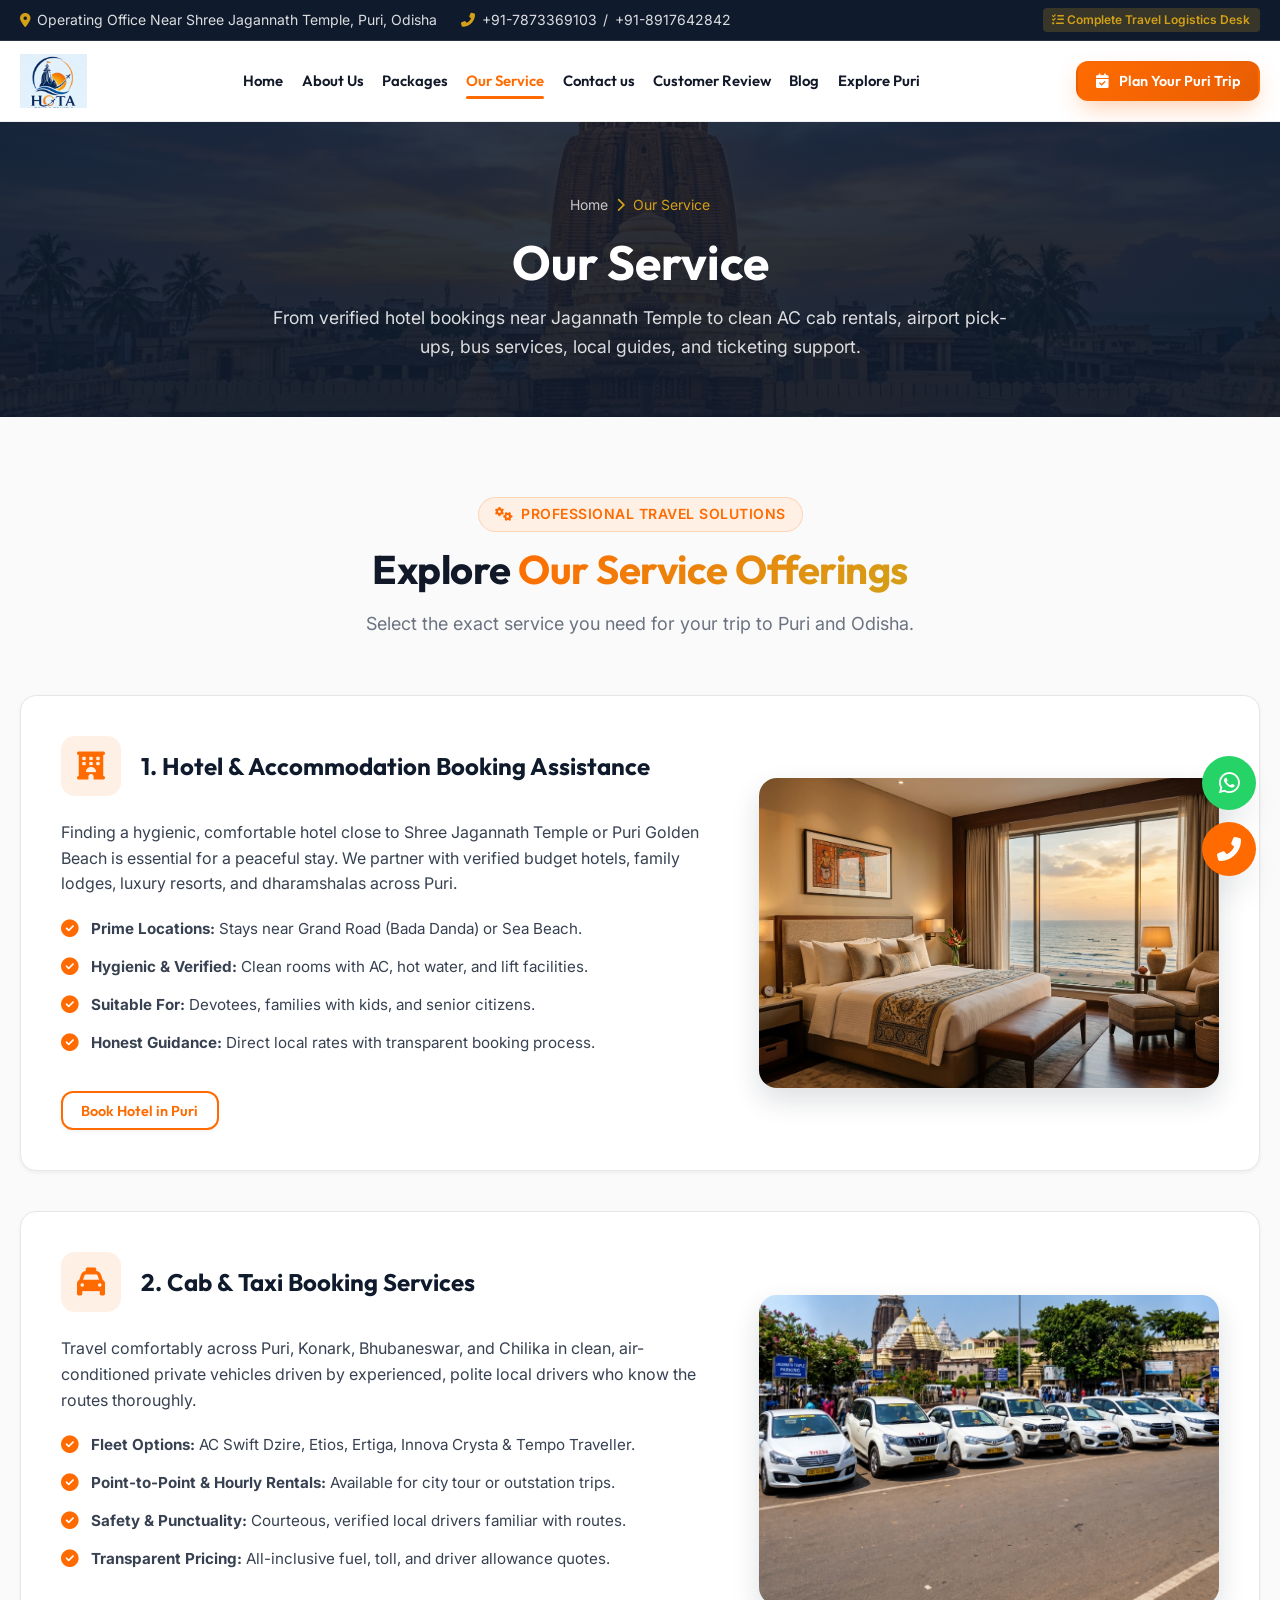
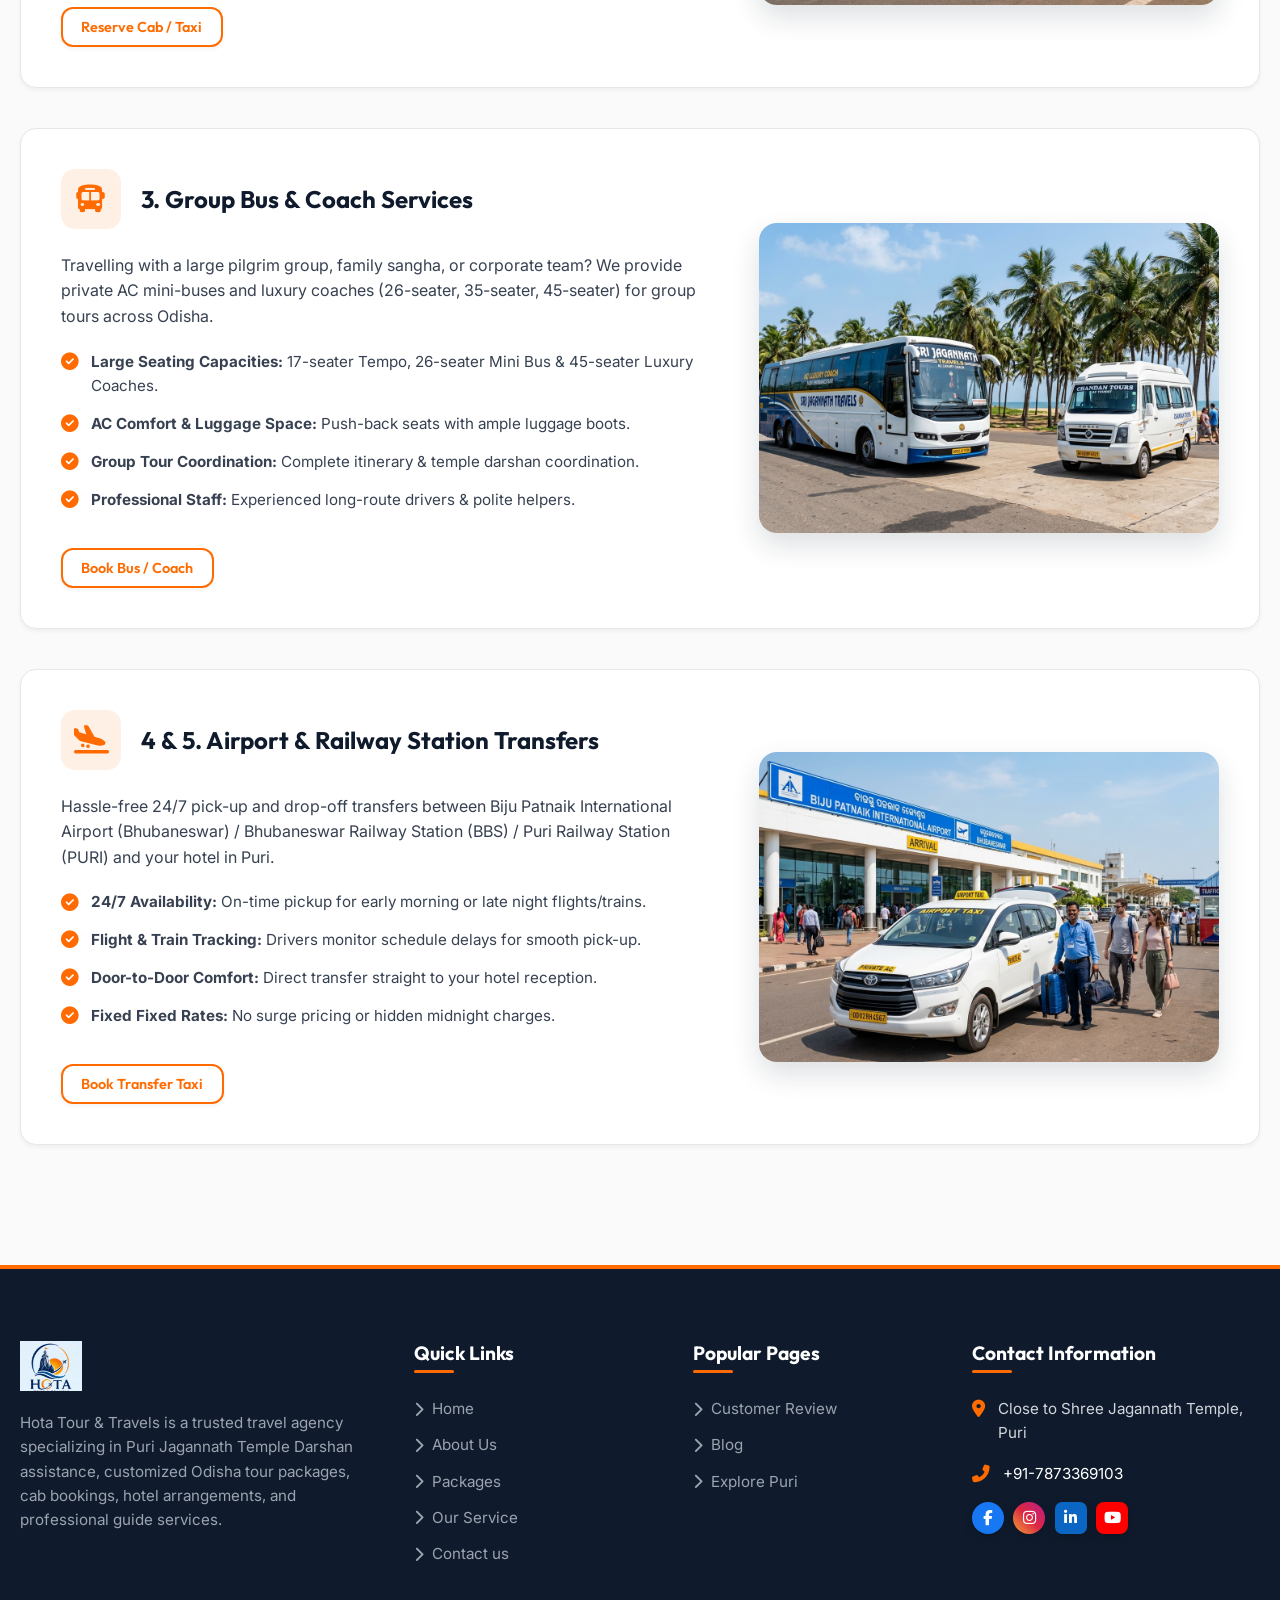
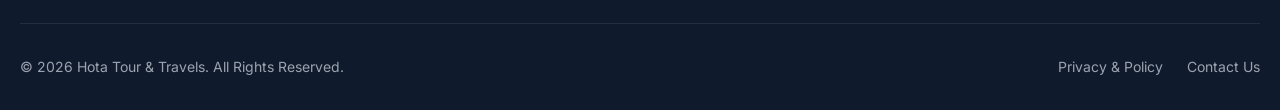
<file: services.html>
<!DOCTYPE html>
<html lang="en">
<head>
  <meta charset="UTF-8">
  <meta name="viewport" content="width=device-width, initial-scale=1.0">
  <title>Our Service — Hota Tour & Travels | Hotel, Cab, Airport Transfer & Guides</title>
  <meta name="description" content="Explore Our Service offerings at Hota Tour & Travels. Hotel bookings near Jagannath Temple, AC cab rentals, airport transfers, bus booking & tour guide assistance.">
  <meta name="keywords" content="Puri travel services, Puri cab booking, Puri hotel booking near temple, Bhubaneswar airport transfer Puri, Puri taxi service">
  <link rel="canonical" href="https://hotatourtravels.com/travel-services/">

  <link rel="stylesheet" href="https://cdnjs.cloudflare.com/ajax/libs/font-awesome/6.4.0/css/all.min.css">
  <link rel="stylesheet" href="css/style.css">
  <link rel="stylesheet" href="css/pages.css">
</head>
<body>

  <!-- Top Bar Header -->
  <div class="topbar">
    <div class="container topbar-content">
      <div class="topbar-info">
        <div class="topbar-info-item">
          <i class="fas fa-map-marker-alt"></i>
          <span>Operating Office Near Shree Jagannath Temple, Puri, Odisha</span>
        </div>
        <div class="topbar-info-item">
          <i class="fas fa-phone-alt"></i>
          <a href="tel:+917873369103">+91-7873369103</a> / <a href="tel:+918917642842">+91-8917642842</a>
        </div>
      </div>
      <div class="topbar-info">
        <span class="topbar-badge"><i class="fas fa-list-check"></i> Complete Travel Logistics Desk</span>
      </div>
    </div>
  </div>

  <!-- Main Navigation Header — Image 1 Exact Menu Layout -->
  <header class="header">
    <div class="container navbar">
      <a href="index.html" class="logo" style="display: flex; align-items: center; gap: 0.5rem;">
        <img src="images/logo.png" alt="Hota Tour & Travels Logo" style="height: 54px; width: auto; object-fit: contain;">
      </a>

      <!-- EXACT MENU LIKE IMAGE 1 -->
      <nav class="nav-links" id="navLinks">
        <a href="index.html" class="nav-link">Home</a>
        <a href="about.html" class="nav-link">About Us</a>
        <a href="puri-packages.html" class="nav-link">Packages</a>
        <a href="services.html" class="nav-link active">Our Service</a>
        <a href="contact.html" class="nav-link">Contact us</a>
        <a href="reviews.html" class="nav-link">Customer Review</a>
        <a href="blog.html" class="nav-link">Blog</a>
        <a href="explore-puri.html" class="nav-link">Explore Puri</a>
      </nav>

      <div class="nav-cta">
        <button type="button" onclick="openPlanTripModal(event)" class="btn btn-primary btn-sm btn-plan-trip"><i class="fas fa-calendar-check"></i> Plan Your Puri Trip</button>
        <button class="hamburger" id="hamburgerToggle" aria-label="Toggle Navigation">
          <i class="fas fa-bars"></i>
        </button>
      </div>
    </div>
  </header>

  <!-- Page Hero -->
  <section class="page-hero">
    <div class="container page-hero-content">
      <div class="breadcrumb">
        <a href="index.html">Home</a> <i class="fas fa-chevron-right"></i> <span>Our Service</span>
      </div>
      <h1 class="page-hero-title">Our Service</h1>
      <p class="page-hero-subtitle">From verified hotel bookings near Jagannath Temple to clean AC cab rentals, airport pick-ups, bus services, local guides, and ticketing support.</p>
    </div>
  </section>

  <!-- Main Services Grid Section -->
  <section class="section-padding">
    <div class="container">
      <div class="section-header">
        <span class="section-tag"><i class="fas fa-cogs"></i> Professional Travel Solutions</span>
        <h2 class="section-title">Explore <span>Our Service Offerings</span></h2>
        <p class="section-desc">Select the exact service you need for your trip to Puri and Odisha.</p>
      </div>

      <!-- Service 1: Hotel Booking -->
      <div class="service-block" id="hotel-booking">
        <div class="service-block-content">
          <div>
            <div class="service-block-header">
              <div class="service-block-icon"><i class="fas fa-hotel"></i></div>
              <div class="service-block-title">
                <h3>1. Hotel & Accommodation Booking Assistance</h3>
              </div>
            </div>
            <p style="margin-bottom: 1rem;">Finding a hygienic, comfortable hotel close to Shree Jagannath Temple or Puri Golden Beach is essential for a peaceful stay. We partner with verified budget hotels, family lodges, luxury resorts, and dharamshalas across Puri.</p>
            
            <div class="service-benefits-grid">
              <div class="benefit-item"><i class="fas fa-check-circle"></i> <div><strong>Prime Locations:</strong> Stays near Grand Road (Bada Danda) or Sea Beach.</div></div>
              <div class="benefit-item"><i class="fas fa-check-circle"></i> <div><strong>Hygienic & Verified:</strong> Clean rooms with AC, hot water, and lift facilities.</div></div>
              <div class="benefit-item"><i class="fas fa-check-circle"></i> <div><strong>Suitable For:</strong> Devotees, families with kids, and senior citizens.</div></div>
              <div class="benefit-item"><i class="fas fa-check-circle"></i> <div><strong>Honest Guidance:</strong> Direct local rates with transparent booking process.</div></div>
            </div>
            <button type="button" onclick="openPlanTripModal(event)" class="btn btn-outline btn-sm btn-plan-trip" style="margin-top: 1rem;">Book Hotel in Puri</button>
          </div>
          <div class="service-block-img">
            <img src="images/service_hotel.jpg" alt="Hotel Booking Assistance Puri">
          </div>
        </div>
      </div>

      <!-- Service 2: Cab & Taxi Booking -->
      <div class="service-block" id="cab-booking">
        <div class="service-block-content">
          <div>
            <div class="service-block-header">
              <div class="service-block-icon"><i class="fas fa-taxi"></i></div>
              <div class="service-block-title">
                <h3>2. Cab & Taxi Booking Services</h3>
              </div>
            </div>
            <p style="margin-bottom: 1rem;">Travel comfortably across Puri, Konark, Bhubaneswar, and Chilika in clean, air-conditioned private vehicles driven by experienced, polite local drivers who know the routes thoroughly.</p>

            <div class="service-benefits-grid">
              <div class="benefit-item"><i class="fas fa-check-circle"></i> <div><strong>Fleet Options:</strong> AC Swift Dzire, Etios, Ertiga, Innova Crysta & Tempo Traveller.</div></div>
              <div class="benefit-item"><i class="fas fa-check-circle"></i> <div><strong>Point-to-Point & Hourly Rentals:</strong> Available for city tour or outstation trips.</div></div>
              <div class="benefit-item"><i class="fas fa-check-circle"></i> <div><strong>Safety & Punctuality:</strong> Courteous, verified local drivers familiar with routes.</div></div>
              <div class="benefit-item"><i class="fas fa-check-circle"></i> <div><strong>Transparent Pricing:</strong> All-inclusive fuel, toll, and driver allowance quotes.</div></div>
            </div>
            <button type="button" onclick="openPlanTripModal(event)" class="btn btn-outline btn-sm btn-plan-trip" style="margin-top: 1rem;">Reserve Cab / Taxi</button>
          </div>
          <div class="service-block-img">
            <img src="images/service_cab.jpg" alt="Cab Taxi Booking Services Puri">
          </div>
        </div>
      </div>

      <!-- Service 3: Bus Services -->
      <div class="service-block" id="bus-services">
        <div class="service-block-content">
          <div>
            <div class="service-block-header">
              <div class="service-block-icon"><i class="fas fa-bus"></i></div>
              <div class="service-block-title">
                <h3>3. Group Bus & Coach Services</h3>
              </div>
            </div>
            <p style="margin-bottom: 1rem;">Travelling with a large pilgrim group, family sangha, or corporate team? We provide private AC mini-buses and luxury coaches (26-seater, 35-seater, 45-seater) for group tours across Odisha.</p>
            
            <div class="service-benefits-grid">
              <div class="benefit-item"><i class="fas fa-check-circle"></i> <div><strong>Large Seating Capacities:</strong> 17-seater Tempo, 26-seater Mini Bus & 45-seater Luxury Coaches.</div></div>
              <div class="benefit-item"><i class="fas fa-check-circle"></i> <div><strong>AC Comfort & Luggage Space:</strong> Push-back seats with ample luggage boots.</div></div>
              <div class="benefit-item"><i class="fas fa-check-circle"></i> <div><strong>Group Tour Coordination:</strong> Complete itinerary & temple darshan coordination.</div></div>
              <div class="benefit-item"><i class="fas fa-check-circle"></i> <div><strong>Professional Staff:</strong> Experienced long-route drivers & polite helpers.</div></div>
            </div>
            <button type="button" onclick="openPlanTripModal(event)" class="btn btn-outline btn-sm btn-plan-trip" style="margin-top: 1rem;">Book Bus / Coach</button>
          </div>
          <div class="service-block-img">
            <img src="images/service_bus.jpg" alt="Group Bus Coach Services Puri">
          </div>
        </div>
      </div>

      <!-- Service 4 & 5: Transfers -->
      <div class="service-block" id="transfers">
        <div class="service-block-content">
          <div>
            <div class="service-block-header">
              <div class="service-block-icon"><i class="fas fa-plane-arrival"></i></div>
              <div class="service-block-title">
                <h3>4 & 5. Airport & Railway Station Transfers</h3>
              </div>
            </div>
            <p style="margin-bottom: 1rem;">Hassle-free 24/7 pick-up and drop-off transfers between Biju Patnaik International Airport (Bhubaneswar) / Bhubaneswar Railway Station (BBS) / Puri Railway Station (PURI) and your hotel in Puri.</p>

            <div class="service-benefits-grid">
              <div class="benefit-item"><i class="fas fa-check-circle"></i> <div><strong>24/7 Availability:</strong> On-time pickup for early morning or late night flights/trains.</div></div>
              <div class="benefit-item"><i class="fas fa-check-circle"></i> <div><strong>Flight & Train Tracking:</strong> Drivers monitor schedule delays for smooth pick-up.</div></div>
              <div class="benefit-item"><i class="fas fa-check-circle"></i> <div><strong>Door-to-Door Comfort:</strong> Direct transfer straight to your hotel reception.</div></div>
              <div class="benefit-item"><i class="fas fa-check-circle"></i> <div><strong>Fixed Fixed Rates:</strong> No surge pricing or hidden midnight charges.</div></div>
            </div>
            <button type="button" onclick="openPlanTripModal(event)" class="btn btn-outline btn-sm btn-plan-trip" style="margin-top: 1rem;">Book Transfer Taxi</button>
          </div>
          <div class="service-block-img">
            <img src="images/service_transfer.jpg" alt="Airport Railway Station Transfers Puri">
          </div>
        </div>
      </div>
    </div>
  </section>

  <!-- Global Footer -->
  <footer class="footer">
    <div class="container">
      <div class="footer-grid">
        <div class="footer-brand">
          <a href="index.html" class="logo" style="margin-bottom: 1rem; display: flex; align-items: center;">
            <img src="images/logo.png" alt="Hota Tour & Travels Logo" style="height: 50px; width: auto;">
          </a>
          <p class="footer-about">Hota Tour & Travels is a trusted travel agency specializing in Puri Jagannath Temple Darshan assistance, customized Odisha tour packages, cab bookings, hotel arrangements, and professional guide services.</p>
        </div>

        <div>
          <h4 class="footer-title">Quick Links</h4>
          <ul class="footer-links">
            <li><a href="index.html" class="footer-link"><i class="fas fa-chevron-right"></i> Home</a></li>
            <li><a href="about.html" class="footer-link"><i class="fas fa-chevron-right"></i> About Us</a></li>
            <li><a href="puri-packages.html" class="footer-link"><i class="fas fa-chevron-right"></i> Packages</a></li>
            <li><a href="services.html" class="footer-link"><i class="fas fa-chevron-right"></i> Our Service</a></li>
            <li><a href="contact.html" class="footer-link"><i class="fas fa-chevron-right"></i> Contact us</a></li>
          </ul>
        </div>

        <div>
          <h4 class="footer-title">Popular Pages</h4>
          <ul class="footer-links">
            <li><a href="reviews.html" class="footer-link"><i class="fas fa-chevron-right"></i> Customer Review</a></li>
            <li><a href="blog.html" class="footer-link"><i class="fas fa-chevron-right"></i> Blog</a></li>
            <li><a href="explore-puri.html" class="footer-link"><i class="fas fa-chevron-right"></i> Explore Puri</a></li>
          </ul>
        </div>

        <div>
          <h4 class="footer-title">Contact Information</h4>
          <div class="footer-contact-item"><i class="fas fa-map-marker-alt"></i> Close to Shree Jagannath Temple, Puri</div>
          <div class="footer-contact-item"><i class="fas fa-phone-alt"></i> <a href="tel:+917873369103" style="color: #FFF;">+91-7873369103</a></div>
          <div style="display: flex; gap: 0.6rem; margin-top: 0.85rem;">
            <a href="https://facebook.com" target="_blank" aria-label="Facebook" class="social-icon facebook"><i class="fab fa-facebook-f"></i></a>
            <a href="https://instagram.com" target="_blank" aria-label="Instagram" class="social-icon instagram"><i class="fab fa-instagram"></i></a>
            <a href="https://linkedin.com" target="_blank" aria-label="LinkedIn" class="social-icon linkedin"><i class="fab fa-linkedin-in"></i></a>
            <a href="https://youtube.com" target="_blank" aria-label="YouTube" class="social-icon youtube"><i class="fab fa-youtube"></i></a>
          </div>
        </div>
      </div>

      <div class="footer-bottom">
        <p>&copy; 2026 Hota Tour & Travels. All Rights Reserved.</p>
        <div class="footer-bottom-links">
          <a href="privacy.html">Privacy & Policy</a>
          <a href="contact.html">Contact Us</a>
        </div>
      </div>
    </div>
  </footer>

  <div class="floating-actions">
    <a href="https://wa.me/917873369103?text=Hello%20Hota%20Tour%20%26%20Travels" target="_blank" class="float-btn float-whatsapp"><i class="fab fa-whatsapp"></i></a>
    <a href="tel:+917873369103" class="float-btn float-call"><i class="fas fa-phone-alt"></i></a>
  </div>

  <script src="js/main.js"></script>
</body>
</html>
</file>
<file: css/style.css>
/* ==========================================================================
   HOTA TOUR & TRAVELS — GLOBAL DESIGN SYSTEM & STYLESHEET
   Primary Theme: Saffron, Temple Gold, Sacred Navy & Warm Accents
   ========================================================================== */

@import url('https://fonts.googleapis.com/css2?family=Inter:wght@300;400;500;600;700&family=Outfit:wght@400;500;600;700;800&display=swap');

:root {
  /* Color Palette Tokens */
  --primary-saffron: #FF6B00;
  --primary-saffron-hover: #E55D00;
  --saffron-light: #FFF0E6;
  --temple-gold: #D4A017;
  --gold-glow: rgba(212, 160, 23, 0.25);
  --deep-navy: #0F1B2D;
  --navy-light: #16243B;
  --sacred-blue: #1E3A5F;
  --warm-orange: #E85D04;
  --cream-white: #FFF9F3;
  --card-bg: #FFFFFF;
  --text-dark: #111827;
  --text-body: #374151;
  --text-muted: #6B7280;
  --text-light: #F3F4F6;
  --border-color: #E5E7EB;
  --shadow-sm: 0 2px 4px rgba(0,0,0,0.05);
  --shadow-md: 0 10px 25px -5px rgba(15, 27, 45, 0.08);
  --shadow-lg: 0 20px 35px -10px rgba(15, 27, 45, 0.15);
  --shadow-saffron: 0 10px 25px -5px rgba(255, 107, 0, 0.35);
  --radius-sm: 8px;
  --radius-md: 12px;
  --radius-lg: 16px;
  --radius-xl: 24px;
  --transition: all 0.3s cubic-bezier(0.4, 0, 0.2, 1);
}

/* Reset & Basic Styles */
*, *::before, *::after {
  box-sizing: border-box;
  margin: 0;
  padding: 0;
}

html {
  scroll-behavior: smooth;
  font-size: 16px;
}

body {
  font-family: 'Inter', system-ui, -apple-system, sans-serif;
  color: var(--text-body);
  background-color: #FAFAFB;
  line-height: 1.6;
  overflow-x: hidden;
}

h1, h2, h3, h4, h5, h6 {
  font-family: 'Outfit', sans-serif;
  color: var(--text-dark);
  font-weight: 700;
  line-height: 1.25;
}

a {
  color: inherit;
  text-decoration: none;
  transition: var(--transition);
}

ul {
  list-style: none;
}

.container {
  width: 100%;
  max-width: 1280px;
  margin: 0 auto;
  padding: 0 1.25rem;
}

/* Utility Classes */
.text-center { text-align: center; }
.text-saffron { color: var(--primary-saffron); }
.text-gold { color: var(--temple-gold); }
.bg-cream { background-color: var(--cream-white); }
.bg-navy { background-color: var(--deep-navy); color: #FFF; }
.bg-navy h1, .bg-navy h2, .bg-navy h3, .bg-navy h4 { color: #FFF; }

.section-padding {
  padding: 5rem 0;
}

@media (max-width: 768px) {
  .section-padding {
    padding: 3.5rem 0;
  }
}

.section-header {
  text-align: center;
  max-width: 750px;
  margin: 0 auto 3.5rem auto;
}

.section-tag {
  display: inline-flex;
  align-items: center;
  gap: 0.5rem;
  padding: 0.35rem 1rem;
  background: var(--saffron-light);
  color: var(--primary-saffron);
  font-size: 0.875rem;
  font-weight: 600;
  border-radius: 50px;
  text-transform: uppercase;
  letter-spacing: 0.5px;
  margin-bottom: 0.75rem;
  border: 1px solid rgba(255, 107, 0, 0.2);
}

.section-title {
  font-size: 2.5rem;
  margin-bottom: 1rem;
  letter-spacing: -0.5px;
}

.section-title span {
  background: linear-gradient(135deg, var(--primary-saffron), var(--temple-gold));
  -webkit-background-clip: text;
  -webkit-text-fill-color: transparent;
}

.section-desc {
  font-size: 1.125rem;
  color: var(--text-muted);
}

/* Button Components */
.btn {
  display: inline-flex;
  align-items: center;
  justify-content: center;
  gap: 0.6rem;
  padding: 0.85rem 1.85rem;
  font-family: 'Outfit', sans-serif;
  font-weight: 600;
  font-size: 1rem;
  border-radius: var(--radius-md);
  cursor: pointer;
  border: 2px solid transparent;
  transition: var(--transition);
  box-shadow: var(--shadow-sm);
  white-space: nowrap;
}

.btn-primary {
  background: linear-gradient(135deg, var(--primary-saffron), var(--warm-orange));
  color: #FFFFFF;
  box-shadow: var(--shadow-saffron);
}

.btn-primary:hover {
  transform: translateY(-2px);
  box-shadow: 0 14px 30px -5px rgba(255, 107, 0, 0.5);
  color: #FFF;
}

.btn-secondary {
  background: var(--deep-navy);
  color: #FFFFFF;
}

.btn-secondary:hover {
  background: var(--sacred-blue);
  transform: translateY(-2px);
  color: #FFF;
}

.btn-outline {
  background: transparent;
  border-color: var(--primary-saffron);
  color: var(--primary-saffron);
}

.btn-outline:hover {
  background: var(--primary-saffron);
  color: #FFFFFF;
  transform: translateY(-2px);
}

.btn-gold {
  background: linear-gradient(135deg, var(--temple-gold), #B3830E);
  color: #FFF;
}

.btn-gold:hover {
  transform: translateY(-2px);
  box-shadow: 0 10px 20px rgba(212, 160, 23, 0.4);
}

.btn-sm {
  padding: 0.55rem 1.15rem;
  font-size: 0.9rem;
}

/* Topbar Header */
.topbar {
  background: var(--deep-navy);
  color: rgba(255, 255, 255, 0.85);
  font-size: 0.875rem;
  padding: 0.5rem 0;
  border-bottom: 1px solid rgba(255, 255, 255, 0.1);
}

.topbar-content {
  display: flex;
  justify-content: space-between;
  align-items: center;
  flex-wrap: wrap;
  gap: 1rem;
}

.topbar-info {
  display: flex;
  align-items: center;
  gap: 1.5rem;
  flex-wrap: wrap;
}

.topbar-info-item {
  display: flex;
  align-items: center;
  gap: 0.4rem;
}

.topbar-info-item i {
  color: var(--temple-gold);
}

.topbar-badge {
  background: rgba(212, 160, 23, 0.2);
  color: var(--temple-gold);
  padding: 0.15rem 0.6rem;
  border-radius: 4px;
  font-size: 0.75rem;
  font-weight: 600;
}

/* Main Navigation Header */
.header {
  position: sticky;
  top: 0;
  z-index: 1000;
  background: rgba(255, 255, 255, 0.96);
  backdrop-filter: blur(12px);
  -webkit-backdrop-filter: blur(12px);
  border-bottom: 1px solid rgba(0,0,0,0.06);
  transition: var(--transition);
}

.navbar {
  display: flex;
  align-items: center;
  justify-content: space-between;
  height: 80px;
}

.nav-links {
  display: flex;
  align-items: center;
  gap: 1.15rem;
}

.nav-link {
  font-family: 'Outfit', sans-serif;
  font-weight: 600;
  font-size: 0.93rem;
  color: var(--text-dark);
  position: relative;
  padding: 0.4rem 0;
  white-space: nowrap !important;
  display: inline-block;
}

.nav-link:hover, .nav-link.active {
  color: var(--primary-saffron);
}

.nav-link::after {
  content: '';
  position: absolute;
  bottom: 0;
  left: 0;
  width: 0;
  height: 3px;
  background: var(--primary-saffron);
  border-radius: 2px;
  transition: var(--transition);
}

.nav-link:hover::after, .nav-link.active::after {
  width: 100%;
}

.nav-cta {
  display: flex;
  align-items: center;
  gap: 1rem;
}

.hamburger {
  display: none;
  background: var(--saffron-light);
  border: 1.5px solid rgba(255, 107, 0, 0.4);
  border-radius: 8px;
  font-size: 1.35rem;
  color: var(--primary-saffron);
  cursor: pointer;
  padding: 0.45rem 0.75rem;
  transition: var(--transition);
  z-index: 1001;
}

.hamburger:hover, .hamburger:focus {
  background: var(--primary-saffron);
  color: #FFFFFF;
}

/* Mobile Nav Modal */
@media (max-width: 1180px) {
  .topbar { display: none; }
  .nav-links {
    position: fixed;
    top: 80px;
    left: 0;
    right: 0;
    background: #FFFFFF;
    flex-direction: column;
    align-items: flex-start;
    padding: 1.5rem 2rem 2.5rem 2rem;
    gap: 1.25rem;
    box-shadow: var(--shadow-lg);
    clip-path: circle(0% at 100% 0);
    transition: clip-path 0.4s ease-in-out;
  }

  .nav-links.active {
    clip-path: circle(140% at 100% 0);
  }

  .nav-link {
    font-size: 1.1rem;
    width: 100%;
    border-bottom: 1px solid #F3F4F6;
    padding-bottom: 0.75rem;
  }

  .hamburger {
    display: inline-flex;
    align-items: center;
    justify-content: center;
  }
  .nav-cta .btn { display: none; }
}

/* ==========================================================================
   POP-UP MODAL COMPONENT (Plan Your Puri Trip Button Click)
   ========================================================================== */
.modal-overlay {
  position: fixed;
  inset: 0;
  z-index: 9999 !important;
  background: rgba(15, 27, 45, 0.82);
  backdrop-filter: blur(10px);
  -webkit-backdrop-filter: blur(10px);
  display: flex;
  align-items: center;
  justify-content: center;
  padding: 1.25rem;
  opacity: 0;
  visibility: hidden;
  pointer-events: none;
  transition: opacity 0.35s ease, visibility 0.35s ease;
}

.modal-overlay.active {
  opacity: 1;
  visibility: visible;
  pointer-events: auto;
}

.modal-card {
  background: #FFFFFF;
  border-radius: 24px;
  padding: 2.25rem;
  width: 100%;
  max-width: 580px;
  max-height: 90vh;
  overflow-y: auto;
  position: relative;
  box-shadow: 0 25px 50px -12px rgba(15, 27, 45, 0.5);
  transform: translateY(30px) scale(0.95);
  transition: transform 0.35s cubic-bezier(0.34, 1.56, 0.64, 1);
  border: 1px solid rgba(255, 255, 255, 0.8);
}

.modal-overlay.active .modal-card {
  transform: translateY(0) scale(1);
}

.modal-close {
  position: absolute;
  top: 1.25rem;
  right: 1.25rem;
  width: 38px;
  height: 38px;
  border-radius: 50%;
  background: #F3F4F6;
  border: none;
  font-size: 1.1rem;
  color: var(--deep-navy);
  cursor: pointer;
  display: flex;
  align-items: center;
  justify-content: center;
  transition: all 0.25s ease;
  z-index: 10;
}

.modal-close:hover {
  background: var(--primary-saffron);
  color: #FFFFFF;
  transform: rotate(90deg);
}

.modal-brand-tag {
  display: inline-flex;
  align-items: center;
  gap: 0.4rem;
  background: var(--saffron-light);
  color: var(--primary-saffron);
  padding: 0.25rem 0.85rem;
  border-radius: 50px;
  font-size: 0.8rem;
  font-weight: 700;
  text-transform: uppercase;
  letter-spacing: 0.5px;
  margin-bottom: 0.5rem;
}

.modal-title {
  font-size: 1.8rem;
  color: var(--deep-navy);
  font-family: 'Outfit', sans-serif;
  font-weight: 800;
  line-height: 1.2;
}

.modal-subtitle {
  font-size: 0.9rem;
  color: var(--text-muted);
  margin-top: 0.2rem;
}

.modal-trust-badge {
  background: rgba(15, 27, 45, 0.04);
  border: 1px dashed rgba(212, 160, 23, 0.5);
  padding: 0.5rem 1rem;
  border-radius: 50px;
  font-size: 0.825rem;
  font-weight: 600;
  color: var(--deep-navy);
  text-align: center;
  margin: 1rem 0 0.5rem 0;
  display: flex;
  align-items: center;
  justify-content: center;
  gap: 0.4rem;
  flex-wrap: wrap;
}

/* Footer Section */
.footer {
  background: var(--deep-navy);
  color: #D1D5DB;
  padding-top: 4.5rem;
  padding-bottom: 2rem;
  position: relative;
  overflow: hidden;
  border-top: 4px solid var(--primary-saffron);
}

.footer-grid {
  display: grid;
  grid-template-columns: 1.5fr 1fr 1fr 1.25fr;
  gap: 3rem;
  margin-bottom: 3.5rem;
}

@media (max-width: 992px) {
  .footer-grid {
    grid-template-columns: 1fr 1fr;
  }
}

@media (max-width: 576px) {
  .footer-grid {
    grid-template-columns: 1fr;
    gap: 2rem;
  }
}

.footer-brand .logo-title {
  color: #FFF;
}

.footer-about {
  margin: 1.25rem 0;
  font-size: 0.95rem;
  line-height: 1.6;
  color: #9CA3AF;
}

.footer-proof-pills {
  display: flex;
  gap: 0.75rem;
  flex-wrap: wrap;
  margin-top: 1rem;
}

.proof-pill {
  background: rgba(255, 255, 255, 0.08);
  border: 1px solid rgba(212, 160, 23, 0.3);
  padding: 0.35rem 0.75rem;
  border-radius: 50px;
  font-size: 0.8rem;
  color: var(--temple-gold);
  display: flex;
  align-items: center;
  gap: 0.4rem;
}

.footer-title {
  color: #FFFFFF;
  font-size: 1.2rem;
  margin-bottom: 1.5rem;
  position: relative;
  padding-bottom: 0.5rem;
}

.footer-title::after {
  content: '';
  position: absolute;
  bottom: 0;
  left: 0;
  width: 40px;
  height: 3px;
  background: var(--primary-saffron);
  border-radius: 2px;
}

.footer-links {
  display: flex;
  flex-direction: column;
  gap: 0.75rem;
}

.footer-link {
  color: #9CA3AF;
  font-size: 0.95rem;
  display: flex;
  align-items: center;
  gap: 0.5rem;
}

.footer-link:hover {
  color: var(--primary-saffron);
  transform: translateX(4px);
}

.footer-contact-item {
  display: flex;
  align-items: flex-start;
  gap: 0.85rem;
  margin-bottom: 1rem;
  font-size: 0.95rem;
}

.footer-contact-item i {
  color: var(--primary-saffron);
  margin-top: 0.2rem;
  font-size: 1.1rem;
}

/* Footer Social Media Icons Component */
.social-icon {
  width: 32px;
  height: 32px;
  border-radius: 50%;
  display: flex;
  align-items: center;
  justify-content: center;
  color: #FFF !important;
  font-size: 0.95rem;
  transition: all 0.3s ease;
  box-shadow: 0 3px 8px rgba(0,0,0,0.25);
  text-decoration: none;
}

.social-icon.facebook {
  background: #1877F2;
}

.social-icon.instagram {
  background: linear-gradient(45deg, #f09433 0%, #e6683c 25%, #dc2743 50%, #cc2366 75%, #bc1888 100%);
}

.social-icon.linkedin {
  background: #0A66C2;
  border-radius: 7px;
}

.social-icon.youtube {
  background: #FF0000;
  border-radius: 8px;
}

.social-icon:hover {
  transform: translateY(-3px) scale(1.1);
  box-shadow: 0 6px 14px rgba(0,0,0,0.35);
  color: #FFF !important;
}

.footer-bottom {
  padding-top: 2rem;
  border-top: 1px solid rgba(255, 255, 255, 0.08);
  display: flex;
  justify-content: space-between;
  align-items: center;
  flex-wrap: wrap;
  gap: 1rem;
  font-size: 0.875rem;
  color: #9CA3AF;
}

.footer-bottom-links {
  display: flex;
  gap: 1.5rem;
}

.footer-bottom-links a:hover {
  color: var(--primary-saffron);
}

/* Floating Action Buttons */
.floating-actions {
  position: fixed;
  bottom: 1.5rem;
  right: 1.5rem;
  z-index: 999;
  display: flex;
  flex-direction: column;
  gap: 0.75rem;
}

.float-btn {
  width: 54px;
  height: 54px;
  border-radius: 50%;
  display: flex;
  align-items: center;
  justify-content: center;
  color: #FFF;
  font-size: 1.5rem;
  box-shadow: var(--shadow-lg);
  transition: var(--transition);
  position: relative;
}

.float-btn:hover {
  transform: scale(1.1);
  color: #FFF;
}

.float-whatsapp {
  background: #25D366;
}

.float-call {
  background: var(--primary-saffron);
}

/* Card Image Wrapper with Hover Zoom */
.card-img-wrapper {
  width: 100%;
  height: 200px;
  overflow: hidden;
  position: relative;
}

.card-img-wrapper img {
  width: 100%;
  height: 100%;
  object-fit: cover;
  transition: transform 0.4s ease;
}

.card:hover .card-img-wrapper img {
  transform: scale(1.1);
}

/* Card Styles */
.card {
  background: var(--card-bg);
  border-radius: var(--radius-lg);
  box-shadow: var(--shadow-md);
  border: 1px solid rgba(0, 0, 0, 0.05);
  overflow: hidden;
  transition: var(--transition);
}

.card:hover {
  transform: translateY(-8px);
  box-shadow: var(--shadow-lg);
}

/* FAQ Accordion Component */
.faq-accordion {
  max-width: 850px;
  margin: 0 auto;
  display: flex;
  flex-direction: column;
  gap: 1rem;
}

.faq-item {
  background: #FFFFFF;
  border-radius: var(--radius-md);
  border: 1px solid var(--border-color);
  overflow: hidden;
  transition: var(--transition);
}

.faq-item.active {
  border-color: var(--primary-saffron);
  box-shadow: var(--shadow-sm);
}

.faq-question {
  width: 100%;
  padding: 1.25rem 1.5rem;
  display: flex;
  justify-content: space-between;
  align-items: center;
  background: none;
  border: none;
  font-family: 'Outfit', sans-serif;
  font-size: 1.1rem;
  font-weight: 600;
  color: var(--text-dark);
  text-align: left;
  cursor: pointer;
}

.faq-question i {
  color: var(--primary-saffron);
  transition: transform 0.3s ease;
}

.faq-item.active .faq-question i {
  transform: rotate(180deg);
}

.faq-answer {
  max-height: 0;
  overflow: hidden;
  transition: max-height 0.35s ease, padding 0.35s ease;
  padding: 0 1.5rem;
  color: var(--text-body);
  line-height: 1.6;
}

.faq-item.active .faq-answer {
  max-height: 500px;
  padding: 0 1.5rem 1.25rem 1.5rem;
}

/* Form Styles */
.form-group {
  margin-bottom: 1.1rem;
}

.form-label {
  display: block;
  font-family: 'Outfit', sans-serif;
  font-weight: 600;
  font-size: 0.92rem;
  margin-bottom: 0.35rem;
  color: var(--text-dark);
}

.form-control {
  width: 100%;
  padding: 0.8rem 0.95rem;
  border: 1.5px solid var(--border-color);
  border-radius: var(--radius-sm);
  font-family: 'Inter', sans-serif;
  font-size: 0.95rem;
  transition: var(--transition);
  background: #FFF;
}

.form-control:focus {
  outline: none;
  border-color: var(--primary-saffron);
  box-shadow: 0 0 0 4px rgba(255, 107, 0, 0.15);
}

.form-row {
  display: grid;
  grid-template-columns: 1fr 1fr;
  gap: 1rem;
}

@media (max-width: 600px) {
  .form-row { grid-template-columns: 1fr; }
}

/* Key Highlights / Feature Grid */
.feature-grid {
  display: grid;
  grid-template-columns: repeat(auto-fit, minmax(260px, 1fr));
  gap: 1.75rem;
}

.feature-card {
  background: #FFFFFF;
  padding: 2rem 1.5rem;
  border-radius: var(--radius-lg);
  border: 1px solid var(--border-color);
  box-shadow: var(--shadow-sm);
  transition: var(--transition);
  text-align: center;
}

.feature-card:hover {
  transform: translateY(-5px);
  box-shadow: var(--shadow-md);
  border-color: rgba(255, 107, 0, 0.3);
}

.feature-icon {
  width: 64px;
  height: 64px;
  margin: 0 auto 1.25rem auto;
  border-radius: 16px;
  background: var(--saffron-light);
  color: var(--primary-saffron);
  display: flex;
  align-items: center;
  justify-content: center;
  font-size: 1.75rem;
}

.feature-title {
  font-size: 1.25rem;
  margin-bottom: 0.75rem;
}

.feature-desc {
  font-size: 0.95rem;
  color: var(--text-muted);
}

/* ==========================================================================
   MASTER MOBILE RESPONSIVE MEDIA QUERIES (320px - 768px Viewports)
   ========================================================================== */
@media (max-width: 768px) {
  html {
    font-size: 15px;
  }

  .container {
    padding: 0 1rem;
  }

  .section-title {
    font-size: 1.85rem !important;
  }

  .section-desc {
    font-size: 0.98rem !important;
  }

  .btn {
    width: 100%;
    justify-content: center;
    padding: 0.8rem 1.25rem;
    font-size: 0.95rem;
  }

  /* Header & Mobile Navigation */
  .navbar {
    height: 70px;
  }

  .logo img {
    height: 42px !important;
  }

  .nav-links {
    top: 70px;
    padding: 1.25rem 1.5rem 2rem 1.5rem;
  }

  /* Pop-Up Modal Mobile Optimization */
  .modal-overlay {
    padding: 0.75rem;
  }

  .modal-card {
    padding: 1.5rem 1.15rem;
    border-radius: 18px;
    max-height: 92vh;
  }

  .modal-title {
    font-size: 1.4rem;
  }

  .modal-subtitle {
    font-size: 0.85rem;
  }

  .modal-trust-badge {
    font-size: 0.78rem;
    padding: 0.4rem 0.65rem;
  }

  /* Footer Mobile Optimization */
  .footer {
    padding-top: 3rem;
    padding-bottom: 1.5rem;
  }

  .footer-grid {
    grid-template-columns: 1fr !important;
    gap: 2rem !important;
    margin-bottom: 2rem;
  }

  .footer-bottom {
    flex-direction: column;
    text-align: center;
    gap: 0.75rem;
  }

  .footer-bottom-links {
    justify-content: center;
  }

  /* Floating Action Buttons Mobile Optimization */
  .floating-actions {
    bottom: 1.15rem;
    right: 1.15rem;
    gap: 0.6rem;
  }

  .float-btn {
    width: 48px;
    height: 48px;
    font-size: 1.3rem;
  }
}

@media (max-width: 480px) {
  .section-title {
    font-size: 1.65rem !important;
  }

  .form-control {
    padding: 0.7rem 0.85rem;
    font-size: 0.9rem;
  }
}
</file>
<file: css/home.css>
/* ==========================================================================
   HOME PAGE SPECIFIC STYLES — HOTA TOUR & TRAVELS
   ========================================================================== */

/* Hero Banner */
.hero {
  position: relative;
  min-height: 88vh;
  display: flex;
  align-items: center;
  background: linear-gradient(rgba(15, 27, 45, 0.75), rgba(15, 27, 45, 0.85)), url('../images/puri_temple.jpg') center/cover no-repeat;
  color: #FFFFFF;
  padding: 4rem 0;
  overflow: hidden;
}

.hero-overlay-shapes {
  position: absolute;
  inset: 0;
  background: radial-gradient(circle at 10% 20%, rgba(255, 107, 0, 0.25), transparent 40%),
              radial-gradient(circle at 90% 80%, rgba(212, 160, 23, 0.2), transparent 40%);
  pointer-events: none;
}

.hero-grid {
  display: grid;
  grid-template-columns: 1.2fr 0.8fr;
  gap: 3rem;
  align-items: center;
}

@media (max-width: 992px) {
  .hero-grid {
    grid-template-columns: 1fr;
    gap: 2.5rem;
  }
}

.hero-badge {
  display: inline-flex;
  align-items: center;
  gap: 0.5rem;
  padding: 0.4rem 1.2rem;
  background: rgba(255, 107, 0, 0.2);
  border: 1px solid rgba(255, 107, 0, 0.5);
  backdrop-filter: blur(8px);
  border-radius: 50px;
  color: var(--temple-gold);
  font-weight: 600;
  font-size: 0.9rem;
  margin-bottom: 1.5rem;
}

.hero-title {
  font-size: 3.5rem;
  line-height: 1.15;
  color: #FFFFFF;
  margin-bottom: 1.25rem;
  letter-spacing: -1px;
}

.hero-title span {
  background: linear-gradient(135deg, #FF9F45, var(--temple-gold));
  -webkit-background-clip: text;
  -webkit-text-fill-color: transparent;
}

.hero-subtitle {
  font-size: 1.2rem;
  color: rgba(255, 255, 255, 0.9);
  margin-bottom: 2rem;
  line-height: 1.6;
}

.hero-stats {
  display: flex;
  gap: 2rem;
  margin-top: 2.5rem;
  padding-top: 2rem;
  border-top: 1px solid rgba(255, 255, 255, 0.15);
}

.hero-stat-item h3 {
  font-size: 2.2rem;
  color: var(--temple-gold);
  line-height: 1;
}

.hero-stat-item p {
  font-size: 0.85rem;
  color: rgba(255, 255, 255, 0.75);
  margin-top: 0.3rem;
}

@media (max-width: 768px) {
  .hero-title { font-size: 2.3rem; }
  .hero-subtitle { font-size: 1rem; }
  .hero-stats { gap: 1rem; flex-wrap: wrap; }
  .hero-stat-item h3 { font-size: 1.75rem; }
}

/* Quick Quote Hero Card */
.hero-card {
  background: rgba(255, 255, 255, 0.96);
  backdrop-filter: blur(16px);
  -webkit-backdrop-filter: blur(16px);
  border-radius: var(--radius-xl);
  padding: 2.25rem;
  box-shadow: 0 25px 50px -12px rgba(0, 0, 0, 0.35);
  border: 1px solid rgba(255, 255, 255, 0.6);
  color: var(--text-dark);
}

.hero-card-header {
  margin-bottom: 1.5rem;
  text-align: center;
}

.hero-card-header h3 {
  font-size: 1.6rem;
  color: var(--deep-navy);
}

.hero-card-header p {
  font-size: 0.9rem;
  color: var(--text-muted);
}

/* Darshan Spotlight Section */
.darshan-spotlight {
  background: linear-gradient(135deg, var(--deep-navy), var(--sacred-blue));
  border-radius: var(--radius-xl);
  padding: 3.5rem;
  color: #FFFFFF;
  position: relative;
  overflow: hidden;
  box-shadow: var(--shadow-lg);
}

.darshan-grid {
  display: grid;
  grid-template-columns: 1fr 1fr;
  gap: 3rem;
  align-items: center;
}

@media (max-width: 992px) {
  .darshan-grid { grid-template-columns: 1fr; }
  .darshan-spotlight { padding: 2rem; }
}

.darshan-img-wrapper {
  width: 100%;
  max-width: 500px;
  height: 340px;
  border-radius: var(--radius-lg);
  overflow: hidden;
  box-shadow: 0 20px 40px rgba(0, 0, 0, 0.4);
  border: 3px solid var(--temple-gold);
  margin: 0 auto;
}

@media (max-width: 768px) {
  .darshan-spotlight {
    padding: 1.5rem 1.15rem;
  }
  .darshan-img-wrapper {
    height: 220px;
    margin-top: 1.5rem;
    max-width: 100%;
  }
}

.darshan-img-wrapper img {
  width: 100%;
  height: 100%;
  object-fit: cover;
  object-position: center center;
  display: block;
}

.darshan-list {
  display: flex;
  flex-direction: column;
  gap: 1.25rem;
  margin: 1.75rem 0;
}

.darshan-list-item {
  display: flex;
  align-items: flex-start;
  gap: 0.85rem;
  font-size: 1rem;
}

.darshan-list-item i {
  color: var(--temple-gold);
  font-size: 1.25rem;
  margin-top: 0.2rem;
}

/* Tour Packages Grid */
.packages-grid {
  display: grid;
  grid-template-columns: repeat(auto-fit, minmax(320px, 1fr));
  gap: 2rem;
}

.package-card {
  display: flex;
  flex-direction: column;
  height: 100%;
}

.package-image {
  position: relative;
  height: 220px;
  overflow: hidden;
}

.package-image img {
  width: 100%;
  height: 100%;
  object-fit: cover;
  transition: transform 0.5s ease;
}

.package-card:hover .package-image img {
  transform: scale(1.08);
}

.package-badge {
  position: absolute;
  top: 1rem;
  right: 1rem;
  background: var(--primary-saffron);
  color: #FFF;
  padding: 0.35rem 0.85rem;
  border-radius: 50px;
  font-size: 0.8rem;
  font-weight: 600;
  box-shadow: var(--shadow-sm);
}

.package-content {
  padding: 1.5rem;
  display: flex;
  flex-direction: column;
  flex-grow: 1;
}

.package-title {
  font-size: 1.35rem;
  margin-bottom: 0.4rem;
}

.package-subtitle {
  font-size: 0.9rem;
  color: var(--text-muted);
  margin-bottom: 1rem;
}

.package-features {
  display: flex;
  flex-direction: column;
  gap: 0.5rem;
  margin-bottom: 1.5rem;
  font-size: 0.9rem;
}

.package-features i {
  color: var(--primary-saffron);
  margin-right: 0.4rem;
}

.package-footer {
  margin-top: auto;
  padding-top: 1rem;
  border-top: 1px solid var(--border-color);
  display: flex;
  justify-content: space-between;
  align-items: center;
}

/* Reviews Grid */
.reviews-grid {
  display: grid;
  grid-template-columns: repeat(auto-fit, minmax(300px, 1fr));
  gap: 2rem;
}

.review-card {
  background: #FFFFFF;
  padding: 2rem;
  border-radius: var(--radius-lg);
  box-shadow: var(--shadow-md);
  border: 1px solid rgba(0,0,0,0.05);
  position: relative;
}

.review-stars {
  color: #FFC107;
  font-size: 1.1rem;
  margin-bottom: 1rem;
}

.review-text {
  font-style: italic;
  color: var(--text-body);
  margin-bottom: 1.5rem;
  line-height: 1.6;
}

.review-author {
  display: flex;
  align-items: center;
  gap: 1rem;
}

.author-avatar {
  width: 48px;
  height: 48px;
  border-radius: 50%;
  background: var(--saffron-light);
  color: var(--primary-saffron);
  display: flex;
  align-items: center;
  justify-content: center;
  font-weight: 700;
  font-size: 1.1rem;
}

.author-info h5 {
  font-size: 1rem;
  margin-bottom: 0.1rem;
}

.author-info span {
  font-size: 0.8rem;
  color: var(--text-muted);
}

/* ==========================================================================
   IMAGE 2 REPLICA SERVICES GRID WITH MOUSE HOVER EFFECTS
   ========================================================================== */

.services-pdf-grid {
  display: grid;
  grid-template-columns: repeat(4, 1fr);
  gap: 1.5rem;
  margin-top: 2rem;
}

@media (max-width: 1100px) {
  .services-pdf-grid {
    grid-template-columns: repeat(2, 1fr);
  }
}

@media (max-width: 600px) {
  .services-pdf-grid {
    grid-template-columns: 1fr;
  }
}

.pdf-service-card {
  background: #FFFFFF;
  border-radius: 16px;
  padding: 1.75rem 1.25rem 1.5rem 1.25rem;
  text-align: center;
  box-shadow: 0 8px 25px rgba(0, 0, 0, 0.05);
  border: 1px solid rgba(0, 0, 0, 0.06);
  display: flex;
  flex-direction: column;
  align-items: center;
  position: relative;
  transition: all 0.4s cubic-bezier(0.165, 0.84, 0.44, 1);
  overflow: hidden;
  cursor: pointer;
}

/* Mouse Hover Effects */
.pdf-service-card:hover {
  transform: translateY(-12px);
  box-shadow: 0 20px 40px rgba(15, 27, 45, 0.15);
  border-color: rgba(255, 107, 0, 0.4);
}

.pdf-icon-circle {
  width: 68px;
  height: 68px;
  border-radius: 50%;
  display: flex;
  align-items: center;
  justify-content: center;
  font-size: 1.75rem;
  color: #FFFFFF;
  margin-bottom: 1.25rem;
  box-shadow: 0 8px 20px rgba(0,0,0,0.15);
  transition: transform 0.4s ease;
}

.pdf-service-card:hover .pdf-icon-circle {
  transform: rotate(12deg) scale(1.1);
}

/* Circle Colors from Image 2 */
.icon-orange { background: linear-gradient(135deg, #FF5722, #F44336); }
.icon-blue { background: linear-gradient(135deg, #2196F3, #1976D2); }
.icon-green { background: linear-gradient(135deg, #4CAF50, #388E3C); }
.icon-teal { background: linear-gradient(135deg, #009688, #00796B); }
.icon-purple { background: linear-gradient(135deg, #9C27B0, #7B1FA2); }
.icon-gold { background: linear-gradient(135deg, #FFC107, #FFA000); }
.icon-lightblue { background: linear-gradient(135deg, #03A9F4, #0288D1); }
.icon-violet { background: linear-gradient(135deg, #673AB7, #512DA8); }
.icon-lightgreen { background: linear-gradient(135deg, #8BC34A, #689F38); }

.pdf-service-title {
  font-family: 'Outfit', sans-serif;
  font-weight: 700;
  font-size: 0.95rem;
  color: var(--deep-navy);
  letter-spacing: 0.5px;
  line-height: 1.3;
  margin-bottom: 0.75rem;
  position: relative;
  padding-bottom: 0.5rem;
  min-height: 2.6rem;
  display: flex;
  align-items: center;
  justify-content: center;
}

.pdf-service-title::after {
  content: '';
  position: absolute;
  bottom: 0;
  left: 50%;
  transform: translateX(-50%);
  width: 40px;
  height: 3px;
  background: var(--primary-saffron);
  border-radius: 2px;
  transition: width 0.3s ease;
}

.pdf-service-card:hover .pdf-service-title::after {
  width: 70px;
}

.pdf-photo-wrapper {
  width: 100%;
  height: 150px;
  border-radius: 12px;
  overflow: hidden;
  margin: 0.75rem 0 1rem 0;
  box-shadow: 0 4px 12px rgba(0,0,0,0.08);
}

.pdf-photo-wrapper img {
  width: 100%;
  height: 100%;
  object-fit: cover;
  transition: transform 0.5s ease;
}

.pdf-service-card:hover .pdf-photo-wrapper img {
  transform: scale(1.1);
}

.pdf-service-desc {
  font-size: 0.875rem;
  color: var(--text-body);
  line-height: 1.5;
}
</file>
<file: css/pages.css>
/* ==========================================================================
   INNER PAGES STYLES — HOTA TOUR & TRAVELS
   ========================================================================== */

/* Inner Page Layout Containers */
.page-layout {
  display: grid;
  grid-template-columns: 2.5fr 1fr;
  gap: 3rem;
  margin-top: 3rem;
}

@media (max-width: 992px) {
  .page-layout {
    grid-template-columns: 1fr;
  }
}

/* Sidebar Components */
.sidebar {
  display: flex;
  flex-direction: column;
  gap: 2rem;
}

.sidebar-card {
  background: #FFFFFF;
  border-radius: var(--radius-lg);
  padding: 1.75rem;
  box-shadow: var(--shadow-sm);
  border: 1px solid var(--border-color);
}

.sidebar-title {
  font-size: 1.2rem;
  margin-bottom: 1.25rem;
  position: relative;
  padding-bottom: 0.5rem;
}

.sidebar-title::after {
  content: '';
  position: absolute;
  bottom: 0;
  left: 0;
  width: 35px;
  height: 3px;
  background: var(--primary-saffron);
  border-radius: 2px;
}

.sidebar-cta-box {
  background: linear-gradient(135deg, var(--deep-navy), var(--sacred-blue));
  color: #FFF;
  border-radius: var(--radius-lg);
  padding: 2rem 1.5rem;
  text-align: center;
}

.sidebar-cta-box h4 {
  color: #FFF;
  font-size: 1.3rem;
  margin-bottom: 0.75rem;
}

.sidebar-cta-box p {
  color: rgba(255, 255, 255, 0.85);
  font-size: 0.9rem;
  margin-bottom: 1.5rem;
}

/* Service Detail Block */
.service-block {
  background: #FFFFFF;
  border-radius: var(--radius-lg);
  padding: 2.5rem;
  margin-bottom: 2.5rem;
  border: 1px solid var(--border-color);
  box-shadow: var(--shadow-sm);
  scroll-margin-top: 100px;
}

.service-block-header {
  display: flex;
  align-items: center;
  gap: 1.25rem;
  margin-bottom: 1.5rem;
}

.service-block-icon {
  width: 60px;
  height: 60px;
  border-radius: 14px;
  background: var(--saffron-light);
  color: var(--primary-saffron);
  display: flex;
  align-items: center;
  justify-content: center;
  font-size: 1.75rem;
  flex-shrink: 0;
}

.service-block-title h3 {
  font-size: 1.5rem;
  color: var(--deep-navy);
}

.service-benefits-grid {
  display: flex;
  flex-direction: column;
  gap: 0.85rem;
  margin: 1.25rem 0;
}

.benefit-item {
  display: flex;
  align-items: flex-start;
  gap: 0.75rem;
  font-size: 0.95rem;
}

.benefit-item i {
  color: var(--primary-saffron);
  font-size: 1.1rem;
  margin-top: 0.2rem;
}

/* Service Block 2-Column Grid (Text Left, Photo Right) */
.service-block-content {
  display: grid;
  grid-template-columns: 1fr 460px;
  gap: 2.5rem;
  align-items: center;
}

@media (max-width: 992px) {
  .service-block-content {
    grid-template-columns: 1fr;
  }
}

.service-block-img {
  width: 100%;
  max-width: 460px;
  height: 310px;
  border-radius: 18px;
  overflow: hidden;
  box-shadow: 0 12px 28px rgba(15, 27, 45, 0.14);
  position: relative;
  justify-self: end;
}

@media (max-width: 992px) {
  .service-block-img {
    justify-self: center;
    max-width: 100%;
    height: 300px;
    margin-top: 1.5rem;
  }
}

.service-block-img img {
  width: 100%;
  height: 100%;
  object-fit: cover;
  display: block;
  transition: transform 0.5s ease;
}

.service-block:hover .service-block-img img {
  transform: scale(1.08);
}

/* Page Hero Header Component */
.page-hero {
  background: linear-gradient(rgba(15, 27, 45, 0.85), rgba(15, 27, 45, 0.92)), url('../images/puri_temple.jpg') center/cover no-repeat;
  color: #FFFFFF;
  padding: 4.5rem 0 3.5rem 0;
  position: relative;
}

.page-hero-content {
  text-align: center;
  max-width: 800px;
}

.breadcrumb {
  display: flex;
  align-items: center;
  justify-content: center;
  gap: 0.5rem;
  font-size: 0.875rem;
  color: var(--temple-gold);
  margin-bottom: 1rem;
}

.breadcrumb a {
  color: rgba(255, 255, 255, 0.75);
}

.breadcrumb a:hover {
  color: #FFF;
}

.page-hero-title {
  font-size: 3rem;
  color: #FFFFFF;
  margin-bottom: 0.75rem;
}

.page-hero-subtitle {
  font-size: 1.1rem;
  color: rgba(255, 255, 255, 0.85);
  line-height: 1.6;
}

@media (max-width: 768px) {
  .page-hero-title { font-size: 2.2rem; }
  .page-hero-subtitle { font-size: 0.95rem; }
}

/* ==========================================================================
   CONTACT PAGE SIDE-BY-SIDE GRID
   ========================================================================== */

.contact-grid {
  display: grid;
  grid-template-columns: 1fr 1.6fr;
  gap: 2.5rem;
  align-items: start;
}

@media (max-width: 992px) {
  .contact-grid {
    grid-template-columns: 1fr;
  }
}

.contact-info-card {
  background: var(--deep-navy);
  color: #FFF;
  border-radius: var(--radius-lg);
  padding: 2.5rem;
  display: flex;
  flex-direction: column;
  gap: 1.75rem;
  box-shadow: var(--shadow-md);
}

.contact-info-item {
  display: flex;
  align-items: flex-start;
  gap: 1rem;
}

.contact-info-icon {
  width: 48px;
  height: 48px;
  border-radius: 12px;
  background: rgba(255, 107, 0, 0.2);
  color: var(--primary-saffron);
  display: flex;
  align-items: center;
  justify-content: center;
  font-size: 1.25rem;
  flex-shrink: 0;
}

.contact-info-text h5 {
  color: #FFF;
  font-size: 1.1rem;
  margin-bottom: 0.25rem;
}

.contact-info-text p, .contact-info-text a {
  color: rgba(255, 255, 255, 0.8);
  font-size: 0.95rem;
}

/* ==========================================================================
   ODISHA DESTINATIONS SECTION — REFERENCE DESIGN LAYOUT
   ========================================================================== */
.dest-section-title {
  font-size: 2.5rem;
  font-family: 'Outfit', sans-serif;
  font-weight: 800;
  color: var(--deep-navy);
  text-align: center;
  margin-bottom: 2.5rem;
  position: relative;
}

.dest-section-title::after {
  content: '';
  display: block;
  width: 70px;
  height: 4px;
  background: var(--primary-saffron);
  margin: 0.6rem auto 0 auto;
  border-radius: 2px;
}

.dest-card-grid {
  display: grid;
  grid-template-columns: repeat(3, 1fr);
  gap: 1.75rem;
}

@media (max-width: 992px) {
  .dest-card-grid {
    grid-template-columns: repeat(2, 1fr);
  }
}

@media (max-width: 640px) {
  .dest-card-grid {
    grid-template-columns: 1fr;
  }
}

.dest-card {
  background: #FFFFFF;
  border-radius: 20px;
  overflow: hidden;
  box-shadow: 0 10px 30px rgba(15, 27, 45, 0.08);
  border: 1px solid rgba(0, 0, 0, 0.06);
  display: flex;
  flex-direction: column;
  transition: all 0.35s cubic-bezier(0.165, 0.84, 0.44, 1);
}

.dest-card:hover {
  transform: translateY(-8px);
  box-shadow: 0 20px 45px rgba(15, 27, 45, 0.16);
  border-color: rgba(255, 107, 0, 0.35);
}

.dest-card-img {
  width: 100%;
  height: 200px;
  overflow: hidden;
  position: relative;
  border-top-left-radius: 20px;
  border-top-right-radius: 20px;
}

.dest-card-img img {
  width: 100%;
  height: 100%;
  object-fit: cover;
  transition: transform 0.5s ease;
}

.dest-card:hover .dest-card-img img {
  transform: scale(1.1);
}

.dest-card-body {
  padding: 1.5rem;
  display: flex;
  flex-direction: column;
  flex-grow: 1;
  background: #FFFFFF;
}

.dest-card-title {
  font-size: 1.4rem;
  font-weight: 800;
  color: var(--deep-navy);
  margin-bottom: 0.5rem;
  font-family: 'Outfit', sans-serif;
}

.dest-card-text {
  font-size: 0.9rem;
  color: #4B5563;
  line-height: 1.6;
  margin-bottom: 1.25rem;
  flex-grow: 1;
}

.dest-card-footer {
  margin-top: auto;
  display: flex;
  justify-content: flex-end;
  align-items: center;
}

.dest-card-link {
  color: #FF5722;
  font-weight: 700;
  font-size: 0.925rem;
  display: inline-flex;
  align-items: center;
  gap: 0.4rem;
  background: none;
  border: none;
  cursor: pointer;
  transition: all 0.3s ease;
  padding: 0;
}

.dest-card-link:hover {
  color: #E64A19;
  transform: translateX(5px);
}

/* Mobile Responsive Overrides for Inner Pages */
@media (max-width: 992px) {
  .dest-card-grid {
    grid-template-columns: repeat(2, 1fr);
    gap: 1.5rem;
  }
}

@media (max-width: 640px) {
  .dest-card-grid {
    grid-template-columns: 1fr;
    gap: 1.25rem;
  }

  .dest-card-img {
    height: 180px;
  }

  .dest-card-body {
    padding: 1.15rem;
  }

  .dest-section-title {
    font-size: 1.85rem;
    margin-bottom: 1.75rem;
  }

  .page-hero {
    padding: 3rem 0 2.5rem 0;
  }

  .page-hero-title {
    font-size: 2rem;
  }

  .service-block {
    padding: 1.5rem 1.15rem;
    margin-bottom: 1.75rem;
  }
}
</file>
